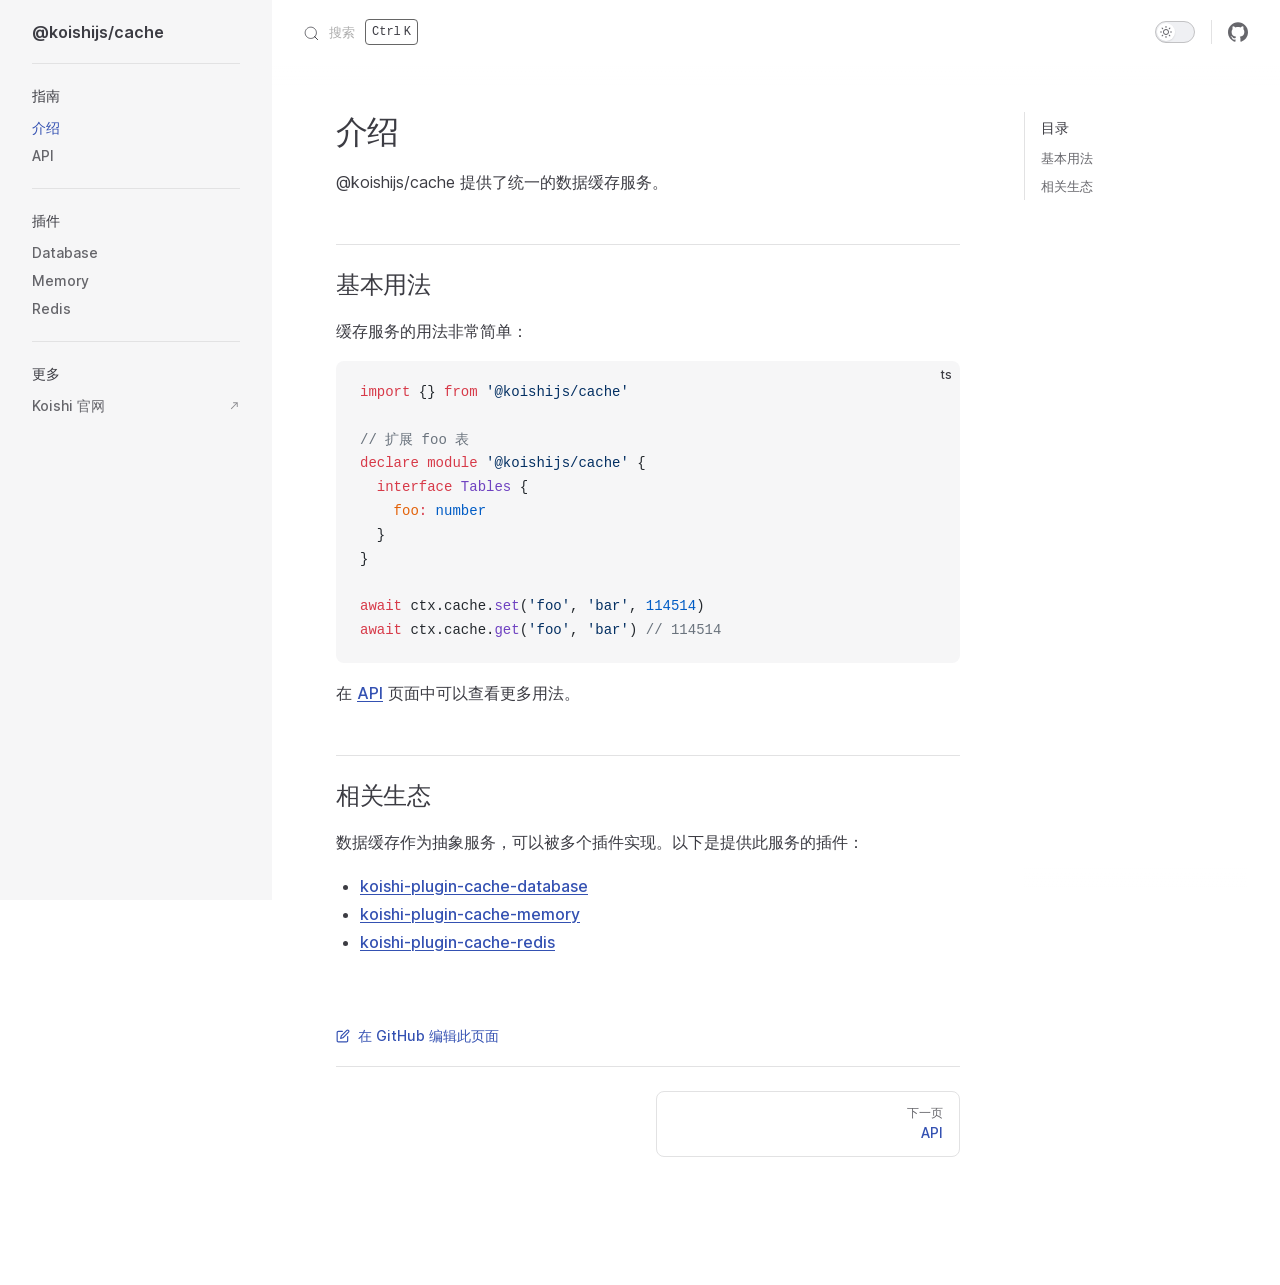
<file: zh-CN/index.html>
<!DOCTYPE html>
<html lang="zh-CN" dir="ltr">
  <head>
    <meta charset="utf-8">
    <meta name="viewport" content="width=device-width,initial-scale=1">
    <title>介绍 | @koishijs/cache</title>
    <meta name="description" content="Koishi 缓存服务">
    <meta name="generator" content="VitePress v1.0.0-rc.40">
    <link rel="preload stylesheet" href="/assets/style.j1Sor2dy.css" as="style">
    
    <script type="module" src="/assets/app.D7Yrlb4M.js"></script>
    <link rel="preload" href="/assets/inter-roman-latin.Bu8hRsVA.woff2" as="font" type="font/woff2" crossorigin="">
    <link rel="modulepreload" href="/assets/chunks/theme.zIwR0sKt.js">
    <link rel="modulepreload" href="/assets/chunks/framework.CbaIy4cH.js">
    <link rel="modulepreload" href="/assets/zh-CN_index.md.TZfzEk-f.lean.js">
    <script id="check-dark-mode">(()=>{const e=localStorage.getItem("vitepress-theme-appearance")||"auto",a=window.matchMedia("(prefers-color-scheme: dark)").matches;(!e||e==="auto"?a:e==="dark")&&document.documentElement.classList.add("dark")})();</script>
    <script id="check-mac-os">document.documentElement.classList.toggle("mac",/Mac|iPhone|iPod|iPad/i.test(navigator.platform));</script>
    <link rel="icon" href="https://koishi.chat/logo.png">
    <link rel="manifest" href="/manifest/zh-CN.json">
    <meta name="theme-color" content="#5546a3">
  </head>
  <body>
    <div id="app"><div class="Layout" data-v-6d556c29><!--[--><span tabindex="-1" data-v-0f60ec36></span><a href="#VPContent" class="VPSkipLink visually-hidden" data-v-0f60ec36> Skip to content </a><!--]--><!----><header class="VPNav" data-v-6d556c29 data-v-ae24b3ad><div class="VPNavBar" data-v-ae24b3ad data-v-19c990f1><div class="wrapper" data-v-19c990f1><div class="container" data-v-19c990f1><div class="title" data-v-19c990f1><div class="VPNavBarTitle has-sidebar" data-v-19c990f1 data-v-fb09ed45><a class="title" href="/zh-CN/" data-v-fb09ed45><!--[--><!--]--><!----> @koishijs/cache <!--[--><!--]--></a></div></div><div class="content" data-v-19c990f1><div class="content-body" data-v-19c990f1><!--[--><!--]--><div class="VPNavBarSearch search" data-v-19c990f1 data-v-cec95495><!----><div id="docsearch" data-v-cec95495><button type="button" class="DocSearch DocSearch-Button" aria-label="搜索" data-v-cec95495><span class="DocSearch-Button-Container" data-v-cec95495><svg width="20" height="20" class="DocSearch-Search-Icon" viewBox="0 0 20 20" data-v-cec95495><path d="M14.386 14.386l4.0877 4.0877-4.0877-4.0877c-2.9418 2.9419-7.7115 2.9419-10.6533 0-2.9419-2.9418-2.9419-7.7115 0-10.6533 2.9418-2.9419 7.7115-2.9419 10.6533 0 2.9419 2.9418 2.9419 7.7115 0 10.6533z" stroke="currentColor" fill="none" fill-rule="evenodd" stroke-linecap="round" stroke-linejoin="round" data-v-cec95495></path></svg><span class="DocSearch-Button-Placeholder" data-v-cec95495>搜索</span></span><span class="DocSearch-Button-Keys" data-v-cec95495><kbd class="DocSearch-Button-Key" data-v-cec95495>Ctrl</kbd><kbd class="DocSearch-Button-Key" data-v-cec95495>K</kbd></span></button></div></div><!----><!----><div class="VPNavBarAppearance appearance" data-v-19c990f1 data-v-e6aabb21><button class="VPSwitch VPSwitchAppearance" type="button" role="switch" title="Switch to dark theme" aria-checked="false" data-v-e6aabb21 data-v-1736f215 data-v-b1685198><span class="check" data-v-b1685198><span class="icon" data-v-b1685198><!--[--><svg xmlns="http://www.w3.org/2000/svg" aria-hidden="true" focusable="false" viewbox="0 0 24 24" class="sun" data-v-1736f215><path d="M12,18c-3.3,0-6-2.7-6-6s2.7-6,6-6s6,2.7,6,6S15.3,18,12,18zM12,8c-2.2,0-4,1.8-4,4c0,2.2,1.8,4,4,4c2.2,0,4-1.8,4-4C16,9.8,14.2,8,12,8z"></path><path d="M12,4c-0.6,0-1-0.4-1-1V1c0-0.6,0.4-1,1-1s1,0.4,1,1v2C13,3.6,12.6,4,12,4z"></path><path d="M12,24c-0.6,0-1-0.4-1-1v-2c0-0.6,0.4-1,1-1s1,0.4,1,1v2C13,23.6,12.6,24,12,24z"></path><path d="M5.6,6.6c-0.3,0-0.5-0.1-0.7-0.3L3.5,4.9c-0.4-0.4-0.4-1,0-1.4s1-0.4,1.4,0l1.4,1.4c0.4,0.4,0.4,1,0,1.4C6.2,6.5,5.9,6.6,5.6,6.6z"></path><path d="M19.8,20.8c-0.3,0-0.5-0.1-0.7-0.3l-1.4-1.4c-0.4-0.4-0.4-1,0-1.4s1-0.4,1.4,0l1.4,1.4c0.4,0.4,0.4,1,0,1.4C20.3,20.7,20,20.8,19.8,20.8z"></path><path d="M3,13H1c-0.6,0-1-0.4-1-1s0.4-1,1-1h2c0.6,0,1,0.4,1,1S3.6,13,3,13z"></path><path d="M23,13h-2c-0.6,0-1-0.4-1-1s0.4-1,1-1h2c0.6,0,1,0.4,1,1S23.6,13,23,13z"></path><path d="M4.2,20.8c-0.3,0-0.5-0.1-0.7-0.3c-0.4-0.4-0.4-1,0-1.4l1.4-1.4c0.4-0.4,1-0.4,1.4,0s0.4,1,0,1.4l-1.4,1.4C4.7,20.7,4.5,20.8,4.2,20.8z"></path><path d="M18.4,6.6c-0.3,0-0.5-0.1-0.7-0.3c-0.4-0.4-0.4-1,0-1.4l1.4-1.4c0.4-0.4,1-0.4,1.4,0s0.4,1,0,1.4l-1.4,1.4C18.9,6.5,18.6,6.6,18.4,6.6z"></path></svg><svg xmlns="http://www.w3.org/2000/svg" aria-hidden="true" focusable="false" viewbox="0 0 24 24" class="moon" data-v-1736f215><path d="M12.1,22c-0.3,0-0.6,0-0.9,0c-5.5-0.5-9.5-5.4-9-10.9c0.4-4.8,4.2-8.6,9-9c0.4,0,0.8,0.2,1,0.5c0.2,0.3,0.2,0.8-0.1,1.1c-2,2.7-1.4,6.4,1.3,8.4c2.1,1.6,5,1.6,7.1,0c0.3-0.2,0.7-0.3,1.1-0.1c0.3,0.2,0.5,0.6,0.5,1c-0.2,2.7-1.5,5.1-3.6,6.8C16.6,21.2,14.4,22,12.1,22zM9.3,4.4c-2.9,1-5,3.6-5.2,6.8c-0.4,4.4,2.8,8.3,7.2,8.7c2.1,0.2,4.2-0.4,5.8-1.8c1.1-0.9,1.9-2.1,2.4-3.4c-2.5,0.9-5.3,0.5-7.5-1.1C9.2,11.4,8.1,7.7,9.3,4.4z"></path></svg><!--]--></span></span></button></div><div class="VPSocialLinks VPNavBarSocialLinks social-links" data-v-19c990f1 data-v-0394ad82 data-v-7bc22406><!--[--><a class="VPSocialLink no-icon" href="https://github.com/koishijs/cache" aria-label="github" target="_blank" rel="noopener" data-v-7bc22406 data-v-f80f8133><svg role="img" viewBox="0 0 24 24" xmlns="http://www.w3.org/2000/svg"><title>GitHub</title><path d="M12 .297c-6.63 0-12 5.373-12 12 0 5.303 3.438 9.8 8.205 11.385.6.113.82-.258.82-.577 0-.285-.01-1.04-.015-2.04-3.338.724-4.042-1.61-4.042-1.61C4.422 18.07 3.633 17.7 3.633 17.7c-1.087-.744.084-.729.084-.729 1.205.084 1.838 1.236 1.838 1.236 1.07 1.835 2.809 1.305 3.495.998.108-.776.417-1.305.76-1.605-2.665-.3-5.466-1.332-5.466-5.93 0-1.31.465-2.38 1.235-3.22-.135-.303-.54-1.523.105-3.176 0 0 1.005-.322 3.3 1.23.96-.267 1.98-.399 3-.405 1.02.006 2.04.138 3 .405 2.28-1.552 3.285-1.23 3.285-1.23.645 1.653.24 2.873.12 3.176.765.84 1.23 1.91 1.23 3.22 0 4.61-2.805 5.625-5.475 5.92.42.36.81 1.096.81 2.22 0 1.606-.015 2.896-.015 3.286 0 .315.21.69.825.57C20.565 22.092 24 17.592 24 12.297c0-6.627-5.373-12-12-12"/></svg></a><!--]--></div><div class="VPFlyout VPNavBarExtra extra" data-v-19c990f1 data-v-d0bd9dde data-v-9c007e85><button type="button" class="button" aria-haspopup="true" aria-expanded="false" aria-label="extra navigation" data-v-9c007e85><svg xmlns="http://www.w3.org/2000/svg" aria-hidden="true" focusable="false" viewbox="0 0 24 24" class="icon" data-v-9c007e85><circle cx="12" cy="12" r="2"></circle><circle cx="19" cy="12" r="2"></circle><circle cx="5" cy="12" r="2"></circle></svg></button><div class="menu" data-v-9c007e85><div class="VPMenu" data-v-9c007e85 data-v-e7ea1737><!----><!--[--><!--[--><!----><div class="group" data-v-d0bd9dde><div class="item appearance" data-v-d0bd9dde><p class="label" data-v-d0bd9dde>外观</p><div class="appearance-action" data-v-d0bd9dde><button class="VPSwitch VPSwitchAppearance" type="button" role="switch" title="Switch to dark theme" aria-checked="false" data-v-d0bd9dde data-v-1736f215 data-v-b1685198><span class="check" data-v-b1685198><span class="icon" data-v-b1685198><!--[--><svg xmlns="http://www.w3.org/2000/svg" aria-hidden="true" focusable="false" viewbox="0 0 24 24" class="sun" data-v-1736f215><path d="M12,18c-3.3,0-6-2.7-6-6s2.7-6,6-6s6,2.7,6,6S15.3,18,12,18zM12,8c-2.2,0-4,1.8-4,4c0,2.2,1.8,4,4,4c2.2,0,4-1.8,4-4C16,9.8,14.2,8,12,8z"></path><path d="M12,4c-0.6,0-1-0.4-1-1V1c0-0.6,0.4-1,1-1s1,0.4,1,1v2C13,3.6,12.6,4,12,4z"></path><path d="M12,24c-0.6,0-1-0.4-1-1v-2c0-0.6,0.4-1,1-1s1,0.4,1,1v2C13,23.6,12.6,24,12,24z"></path><path d="M5.6,6.6c-0.3,0-0.5-0.1-0.7-0.3L3.5,4.9c-0.4-0.4-0.4-1,0-1.4s1-0.4,1.4,0l1.4,1.4c0.4,0.4,0.4,1,0,1.4C6.2,6.5,5.9,6.6,5.6,6.6z"></path><path d="M19.8,20.8c-0.3,0-0.5-0.1-0.7-0.3l-1.4-1.4c-0.4-0.4-0.4-1,0-1.4s1-0.4,1.4,0l1.4,1.4c0.4,0.4,0.4,1,0,1.4C20.3,20.7,20,20.8,19.8,20.8z"></path><path d="M3,13H1c-0.6,0-1-0.4-1-1s0.4-1,1-1h2c0.6,0,1,0.4,1,1S3.6,13,3,13z"></path><path d="M23,13h-2c-0.6,0-1-0.4-1-1s0.4-1,1-1h2c0.6,0,1,0.4,1,1S23.6,13,23,13z"></path><path d="M4.2,20.8c-0.3,0-0.5-0.1-0.7-0.3c-0.4-0.4-0.4-1,0-1.4l1.4-1.4c0.4-0.4,1-0.4,1.4,0s0.4,1,0,1.4l-1.4,1.4C4.7,20.7,4.5,20.8,4.2,20.8z"></path><path d="M18.4,6.6c-0.3,0-0.5-0.1-0.7-0.3c-0.4-0.4-0.4-1,0-1.4l1.4-1.4c0.4-0.4,1-0.4,1.4,0s0.4,1,0,1.4l-1.4,1.4C18.9,6.5,18.6,6.6,18.4,6.6z"></path></svg><svg xmlns="http://www.w3.org/2000/svg" aria-hidden="true" focusable="false" viewbox="0 0 24 24" class="moon" data-v-1736f215><path d="M12.1,22c-0.3,0-0.6,0-0.9,0c-5.5-0.5-9.5-5.4-9-10.9c0.4-4.8,4.2-8.6,9-9c0.4,0,0.8,0.2,1,0.5c0.2,0.3,0.2,0.8-0.1,1.1c-2,2.7-1.4,6.4,1.3,8.4c2.1,1.6,5,1.6,7.1,0c0.3-0.2,0.7-0.3,1.1-0.1c0.3,0.2,0.5,0.6,0.5,1c-0.2,2.7-1.5,5.1-3.6,6.8C16.6,21.2,14.4,22,12.1,22zM9.3,4.4c-2.9,1-5,3.6-5.2,6.8c-0.4,4.4,2.8,8.3,7.2,8.7c2.1,0.2,4.2-0.4,5.8-1.8c1.1-0.9,1.9-2.1,2.4-3.4c-2.5,0.9-5.3,0.5-7.5-1.1C9.2,11.4,8.1,7.7,9.3,4.4z"></path></svg><!--]--></span></span></button></div></div></div><div class="group" data-v-d0bd9dde><div class="item social-links" data-v-d0bd9dde><div class="VPSocialLinks social-links-list" data-v-d0bd9dde data-v-7bc22406><!--[--><a class="VPSocialLink no-icon" href="https://github.com/koishijs/cache" aria-label="github" target="_blank" rel="noopener" data-v-7bc22406 data-v-f80f8133><svg role="img" viewBox="0 0 24 24" xmlns="http://www.w3.org/2000/svg"><title>GitHub</title><path d="M12 .297c-6.63 0-12 5.373-12 12 0 5.303 3.438 9.8 8.205 11.385.6.113.82-.258.82-.577 0-.285-.01-1.04-.015-2.04-3.338.724-4.042-1.61-4.042-1.61C4.422 18.07 3.633 17.7 3.633 17.7c-1.087-.744.084-.729.084-.729 1.205.084 1.838 1.236 1.838 1.236 1.07 1.835 2.809 1.305 3.495.998.108-.776.417-1.305.76-1.605-2.665-.3-5.466-1.332-5.466-5.93 0-1.31.465-2.38 1.235-3.22-.135-.303-.54-1.523.105-3.176 0 0 1.005-.322 3.3 1.23.96-.267 1.98-.399 3-.405 1.02.006 2.04.138 3 .405 2.28-1.552 3.285-1.23 3.285-1.23.645 1.653.24 2.873.12 3.176.765.84 1.23 1.91 1.23 3.22 0 4.61-2.805 5.625-5.475 5.92.42.36.81 1.096.81 2.22 0 1.606-.015 2.896-.015 3.286 0 .315.21.69.825.57C20.565 22.092 24 17.592 24 12.297c0-6.627-5.373-12-12-12"/></svg></a><!--]--></div></div></div><!--]--><!--]--></div></div></div><!--[--><!--]--><button type="button" class="VPNavBarHamburger hamburger" aria-label="mobile navigation" aria-expanded="false" aria-controls="VPNavScreen" data-v-19c990f1 data-v-e5dd9c1c><span class="container" data-v-e5dd9c1c><span class="top" data-v-e5dd9c1c></span><span class="middle" data-v-e5dd9c1c></span><span class="bottom" data-v-e5dd9c1c></span></span></button></div></div></div></div><div class="divider" data-v-19c990f1><div class="divider-line" data-v-19c990f1></div></div></div><!----></header><div class="VPLocalNav has-sidebar empty" data-v-6d556c29 data-v-0282ae07><div class="container" data-v-0282ae07><button class="menu" aria-expanded="false" aria-controls="VPSidebarNav" data-v-0282ae07><svg xmlns="http://www.w3.org/2000/svg" aria-hidden="true" focusable="false" viewbox="0 0 24 24" class="menu-icon" data-v-0282ae07><path d="M17,11H3c-0.6,0-1-0.4-1-1s0.4-1,1-1h14c0.6,0,1,0.4,1,1S17.6,11,17,11z"></path><path d="M21,7H3C2.4,7,2,6.6,2,6s0.4-1,1-1h18c0.6,0,1,0.4,1,1S21.6,7,21,7z"></path><path d="M21,15H3c-0.6,0-1-0.4-1-1s0.4-1,1-1h18c0.6,0,1,0.4,1,1S21.6,15,21,15z"></path><path d="M17,19H3c-0.6,0-1-0.4-1-1s0.4-1,1-1h14c0.6,0,1,0.4,1,1S17.6,19,17,19z"></path></svg><span class="menu-text" data-v-0282ae07>菜单</span></button><div class="VPLocalNavOutlineDropdown" style="--vp-vh:0px;" data-v-0282ae07 data-v-af18c0d5><button data-v-af18c0d5>返回顶部</button><!----></div></div></div><div class="el-scrollbar VPSidebar" data-v-6d556c29><div class="el-scrollbar__wrap el-scrollbar__wrap--hidden-default" style=""><aside class="el-scrollbar__view vp-sidebar-view" style=""><!--[--><div class="curtain"></div><nav class="vp-sidebar-nav"><!--[--><!--]--><!--[--><div class="group"><section class="VPSidebarItem level-0 has-active" data-v-e31bd47b><div class="item" role="button" tabindex="0" data-v-e31bd47b><div class="indicator" data-v-e31bd47b></div><h2 class="text" data-v-e31bd47b>指南</h2><!----></div><div class="items" data-v-e31bd47b><!--[--><div class="VPSidebarItem level-1 is-link" data-v-e31bd47b data-v-e31bd47b><div class="item" data-v-e31bd47b><div class="indicator" data-v-e31bd47b></div><a class="VPLink link link" href="/zh-CN/" data-v-e31bd47b><!--[--><p class="text" data-v-e31bd47b>介绍</p><!--]--></a><!----></div><!----></div><div class="VPSidebarItem level-1 is-link" data-v-e31bd47b data-v-e31bd47b><div class="item" data-v-e31bd47b><div class="indicator" data-v-e31bd47b></div><a class="VPLink link link" href="/zh-CN/api.html" data-v-e31bd47b><!--[--><p class="text" data-v-e31bd47b>API</p><!--]--></a><!----></div><!----></div><!--]--></div></section></div><div class="group"><section class="VPSidebarItem level-0" data-v-e31bd47b><div class="item" role="button" tabindex="0" data-v-e31bd47b><div class="indicator" data-v-e31bd47b></div><h2 class="text" data-v-e31bd47b>插件</h2><!----></div><div class="items" data-v-e31bd47b><!--[--><div class="VPSidebarItem level-1 is-link" data-v-e31bd47b data-v-e31bd47b><div class="item" data-v-e31bd47b><div class="indicator" data-v-e31bd47b></div><a class="VPLink link link" href="/zh-CN/plugins/database.html" data-v-e31bd47b><!--[--><p class="text" data-v-e31bd47b>Database</p><!--]--></a><!----></div><!----></div><div class="VPSidebarItem level-1 is-link" data-v-e31bd47b data-v-e31bd47b><div class="item" data-v-e31bd47b><div class="indicator" data-v-e31bd47b></div><a class="VPLink link link" href="/zh-CN/plugins/memory.html" data-v-e31bd47b><!--[--><p class="text" data-v-e31bd47b>Memory</p><!--]--></a><!----></div><!----></div><div class="VPSidebarItem level-1 is-link" data-v-e31bd47b data-v-e31bd47b><div class="item" data-v-e31bd47b><div class="indicator" data-v-e31bd47b></div><a class="VPLink link link" href="/zh-CN/plugins/redis.html" data-v-e31bd47b><!--[--><p class="text" data-v-e31bd47b>Redis</p><!--]--></a><!----></div><!----></div><!--]--></div></section></div><div class="group"><section class="VPSidebarItem level-0" data-v-e31bd47b><div class="item" role="button" tabindex="0" data-v-e31bd47b><div class="indicator" data-v-e31bd47b></div><h2 class="text" data-v-e31bd47b>更多</h2><!----></div><div class="items" data-v-e31bd47b><!--[--><div class="VPSidebarItem level-1 is-link" data-v-e31bd47b data-v-e31bd47b><div class="item" data-v-e31bd47b><div class="indicator" data-v-e31bd47b></div><a class="VPLink link vp-external-link-icon link" href="https://koishi.chat" target="_blank" rel="noreferrer" data-v-e31bd47b><!--[--><p class="text" data-v-e31bd47b>Koishi 官网</p><!--]--></a><!----></div><!----></div><!--]--></div></section></div><!--]--><!--[--><!--]--></nav><!--]--></aside></div><!--[--><div style="display:none;" class="el-scrollbar__bar is-horizontal"><div class="el-scrollbar__thumb" style="width:0;transform:translateX(0%);"></div></div><div style="display:none;" class="el-scrollbar__bar is-vertical"><div class="el-scrollbar__thumb" style="height:0;transform:translateY(0%);"></div></div><!--]--></div><div id="VPContent" class="has-sidebar VPContent" data-v-6d556c29><div class="VPDoc has-sidebar has-aside" data-v-6d556c29 data-v-39a288b8><!--[--><!--]--><div class="container" data-v-39a288b8><div class="aside" data-v-39a288b8><div class="aside-curtain" data-v-39a288b8></div><div class="aside-container" data-v-39a288b8><div class="aside-content" data-v-39a288b8><div class="VPDocAside" data-v-39a288b8 data-v-3f215769><!--[--><!--]--><!--[--><!--]--><div class="VPDocAsideOutline" role="navigation" data-v-3f215769 data-v-935f8a84><div class="content" data-v-935f8a84><div class="outline-marker" data-v-935f8a84></div><div class="outline-title" role="heading" aria-level="2" data-v-935f8a84>目录</div><nav aria-labelledby="doc-outline-aria-label" data-v-935f8a84><span class="visually-hidden" id="doc-outline-aria-label" data-v-935f8a84> Table of Contents for current page </span><ul class="VPDocOutlineItem root" data-v-935f8a84 data-v-b933a997><!--[--><!--]--></ul></nav></div></div><!--[--><!--]--><div class="spacer" data-v-3f215769></div><!--[--><!--]--><!----><!--[--><!--]--><!--[--><!--]--></div></div></div></div><div class="content" data-v-39a288b8><div class="content-container" data-v-39a288b8><!--[--><!--]--><main class="main" data-v-39a288b8><div style="position:relative;" class="vp-doc _zh-CN_" data-v-39a288b8><div><h1 id="介绍" tabindex="-1">介绍 <a class="header-anchor" href="#介绍" aria-label="Permalink to &quot;介绍&quot;">​</a></h1><p>@koishijs/cache 提供了统一的数据缓存服务。</p><h2 id="基本用法" tabindex="-1">基本用法 <a class="header-anchor" href="#基本用法" aria-label="Permalink to &quot;基本用法&quot;">​</a></h2><p>缓存服务的用法非常简单：</p><div class="language-ts vp-adaptive-theme"><button title="Copy Code" class="copy"></button><span class="lang">ts</span><pre class="shiki shiki-themes github-light one-dark-pro vp-code"><code><span class="line"><span style="--shiki-light:#D73A49;--shiki-dark:#C678DD;">import</span><span style="--shiki-light:#24292E;--shiki-dark:#ABB2BF;"> {} </span><span style="--shiki-light:#D73A49;--shiki-dark:#C678DD;">from</span><span style="--shiki-light:#032F62;--shiki-dark:#98C379;"> &#39;@koishijs/cache&#39;</span></span>
<span class="line"></span>
<span class="line"><span style="--shiki-light:#6A737D;--shiki-dark:#7F848E;--shiki-light-font-style:inherit;--shiki-dark-font-style:italic;">// 扩展 foo 表</span></span>
<span class="line"><span style="--shiki-light:#D73A49;--shiki-dark:#C678DD;">declare</span><span style="--shiki-light:#D73A49;--shiki-dark:#C678DD;"> module</span><span style="--shiki-light:#032F62;--shiki-dark:#98C379;"> &#39;@koishijs/cache&#39;</span><span style="--shiki-light:#24292E;--shiki-dark:#ABB2BF;"> {</span></span>
<span class="line"><span style="--shiki-light:#D73A49;--shiki-dark:#C678DD;">  interface</span><span style="--shiki-light:#6F42C1;--shiki-dark:#E5C07B;"> Tables</span><span style="--shiki-light:#24292E;--shiki-dark:#ABB2BF;"> {</span></span>
<span class="line"><span style="--shiki-light:#E36209;--shiki-dark:#E06C75;">    foo</span><span style="--shiki-light:#D73A49;--shiki-dark:#ABB2BF;">:</span><span style="--shiki-light:#005CC5;--shiki-dark:#E5C07B;"> number</span></span>
<span class="line"><span style="--shiki-light:#24292E;--shiki-dark:#ABB2BF;">  }</span></span>
<span class="line"><span style="--shiki-light:#24292E;--shiki-dark:#ABB2BF;">}</span></span>
<span class="line"></span>
<span class="line"><span style="--shiki-light:#D73A49;--shiki-dark:#C678DD;">await</span><span style="--shiki-light:#24292E;--shiki-dark:#E5C07B;"> ctx</span><span style="--shiki-light:#24292E;--shiki-dark:#ABB2BF;">.</span><span style="--shiki-light:#24292E;--shiki-dark:#E5C07B;">cache</span><span style="--shiki-light:#24292E;--shiki-dark:#ABB2BF;">.</span><span style="--shiki-light:#6F42C1;--shiki-dark:#61AFEF;">set</span><span style="--shiki-light:#24292E;--shiki-dark:#ABB2BF;">(</span><span style="--shiki-light:#032F62;--shiki-dark:#98C379;">&#39;foo&#39;</span><span style="--shiki-light:#24292E;--shiki-dark:#ABB2BF;">, </span><span style="--shiki-light:#032F62;--shiki-dark:#98C379;">&#39;bar&#39;</span><span style="--shiki-light:#24292E;--shiki-dark:#ABB2BF;">, </span><span style="--shiki-light:#005CC5;--shiki-dark:#D19A66;">114514</span><span style="--shiki-light:#24292E;--shiki-dark:#ABB2BF;">)</span></span>
<span class="line"><span style="--shiki-light:#D73A49;--shiki-dark:#C678DD;">await</span><span style="--shiki-light:#24292E;--shiki-dark:#E5C07B;"> ctx</span><span style="--shiki-light:#24292E;--shiki-dark:#ABB2BF;">.</span><span style="--shiki-light:#24292E;--shiki-dark:#E5C07B;">cache</span><span style="--shiki-light:#24292E;--shiki-dark:#ABB2BF;">.</span><span style="--shiki-light:#6F42C1;--shiki-dark:#61AFEF;">get</span><span style="--shiki-light:#24292E;--shiki-dark:#ABB2BF;">(</span><span style="--shiki-light:#032F62;--shiki-dark:#98C379;">&#39;foo&#39;</span><span style="--shiki-light:#24292E;--shiki-dark:#ABB2BF;">, </span><span style="--shiki-light:#032F62;--shiki-dark:#98C379;">&#39;bar&#39;</span><span style="--shiki-light:#24292E;--shiki-dark:#ABB2BF;">) </span><span style="--shiki-light:#6A737D;--shiki-dark:#7F848E;--shiki-light-font-style:inherit;--shiki-dark-font-style:italic;">// 114514</span></span></code></pre></div><p>在 <a href="./api.html">API</a> 页面中可以查看更多用法。</p><h2 id="相关生态" tabindex="-1">相关生态 <a class="header-anchor" href="#相关生态" aria-label="Permalink to &quot;相关生态&quot;">​</a></h2><p>数据缓存作为抽象服务，可以被多个插件实现。以下是提供此服务的插件：</p><ul><li><a href="./plugins/database.html">koishi-plugin-cache-database</a></li><li><a href="./plugins/memory.html">koishi-plugin-cache-memory</a></li><li><a href="./plugins/redis.html">koishi-plugin-cache-redis</a></li></ul></div></div></main><footer class="VPDocFooter" data-v-39a288b8 data-v-48f9bb55><!--[--><!--]--><div class="edit-info" data-v-48f9bb55><div class="edit-link" data-v-48f9bb55><a class="VPLink link vp-external-link-icon no-icon edit-link-button" href="https://github.com/koishijs/cache/edit/main/docs/zh-CN/index.md" target="_blank" rel="noreferrer" data-v-48f9bb55><!--[--><svg xmlns="http://www.w3.org/2000/svg" viewbox="0 0 24 24" class="edit-link-icon" aria-label="edit icon" data-v-48f9bb55><path d="M18,23H4c-1.7,0-3-1.3-3-3V6c0-1.7,1.3-3,3-3h7c0.6,0,1,0.4,1,1s-0.4,1-1,1H4C3.4,5,3,5.4,3,6v14c0,0.6,0.4,1,1,1h14c0.6,0,1-0.4,1-1v-7c0-0.6,0.4-1,1-1s1,0.4,1,1v7C21,21.7,19.7,23,18,23z"></path><path d="M8,17c-0.3,0-0.5-0.1-0.7-0.3C7,16.5,6.9,16.1,7,15.8l1-4c0-0.2,0.1-0.3,0.3-0.5l9.5-9.5c1.2-1.2,3.2-1.2,4.4,0c1.2,1.2,1.2,3.2,0,4.4l-9.5,9.5c-0.1,0.1-0.3,0.2-0.5,0.3l-4,1C8.2,17,8.1,17,8,17zM9.9,12.5l-0.5,2.1l2.1-0.5l9.3-9.3c0.4-0.4,0.4-1.1,0-1.6c-0.4-0.4-1.2-0.4-1.6,0l0,0L9.9,12.5z M18.5,2.5L18.5,2.5L18.5,2.5z"></path></svg> 在 GitHub 编辑此页面<!--]--></a></div><!----></div><nav class="prev-next" data-v-48f9bb55><div class="pager" data-v-48f9bb55><!----></div><div class="pager" data-v-48f9bb55><a class="VPLink link pager-link next" href="/zh-CN/api.html" data-v-48f9bb55><!--[--><span class="desc" data-v-48f9bb55>下一页</span><span class="title" data-v-48f9bb55>API</span><!--]--></a></div></nav></footer><!--[--><!--]--></div></div></div><!--[--><!--]--></div></div><!----></div></div>
    <script>window.__VP_HASH_MAP__=JSON.parse("{\"zh-cn_api.md\":\"4VjjglMz\",\"zh-cn_index.md\":\"TZfzEk-f\",\"zh-cn_plugins_database.md\":\"B_3AJMit\",\"zh-cn_plugins_memory.md\":\"CtY7xMBI\",\"zh-cn_plugins_redis.md\":\"BmmjD49w\"}");window.__VP_SITE_DATA__=JSON.parse("{\"lang\":\"zh-CN\",\"dir\":\"ltr\",\"title\":\"@koishijs/cache\",\"description\":\"Koishi 缓存服务\",\"base\":\"/\",\"head\":[],\"router\":{\"prefetchLinks\":true},\"appearance\":true,\"themeConfig\":{\"outline\":[2,3],\"label\":\"简体中文\",\"lang\":\"zh-CN\",\"themeConfig\":{\"outlineTitle\":\"目录\",\"lastUpdatedText\":\"上次更新\",\"editLink\":{\"text\":\"编辑此页面\"},\"docFooter\":{\"prev\":\"上一页\",\"next\":\"下一页\"},\"docsearch\":{\"placeholder\":\"搜索文档\",\"translations\":{\"button\":{\"buttonText\":\"搜索\",\"buttonAriaLabel\":\"搜索\"},\"modal\":{\"searchBox\":{\"resetButtonTitle\":\"清除查询条件\",\"resetButtonAriaLabel\":\"清除查询条件\",\"cancelButtonText\":\"取消\",\"cancelButtonAriaLabel\":\"取消\"},\"startScreen\":{\"recentSearchesTitle\":\"搜索历史\",\"noRecentSearchesText\":\"没有搜索历史\",\"saveRecentSearchButtonTitle\":\"保存至搜索历史\",\"removeRecentSearchButtonTitle\":\"从搜索历史中移除\",\"favoriteSearchesTitle\":\"收藏\",\"removeFavoriteSearchButtonTitle\":\"从收藏中移除\"},\"errorScreen\":{\"titleText\":\"无法获取结果\",\"helpText\":\"你可能需要检查你的网络连接\"},\"footer\":{\"selectText\":\"选择\",\"navigateText\":\"切换\",\"closeText\":\"关闭\",\"searchByText\":\"搜索提供者\"},\"noResultsScreen\":{\"noResultsText\":\"无法找到相关结果\",\"suggestedQueryText\":\"你可以尝试查询\",\"reportMissingResultsText\":\"你认为该查询应该有结果？\",\"reportMissingResultsLinkText\":\"点击反馈\"}}}},\"darkModeSwitchLabel\":\"外观\",\"sidebarMenuLabel\":\"菜单\",\"returnToTopLabel\":\"返回顶部\",\"langMenuLabel\":\"语言\"},\"indexName\":\"koishi-cache\",\"socialLinks\":[{\"icon\":\"github\",\"link\":\"https://github.com/koishijs/cache\"}],\"crowdin\":null},\"locales\":{\"zh-CN\":{\"label\":\"简体中文\",\"lang\":\"zh-CN\",\"themeConfig\":{\"outlineTitle\":\"目录\",\"lastUpdatedText\":\"上次更新\",\"editLink\":{\"text\":\"在 GitHub 编辑此页面\",\"pattern\":\"https://github.com/koishijs/cache/edit/main/docs/:path\"},\"docFooter\":{\"prev\":\"上一页\",\"next\":\"下一页\"},\"docsearch\":{\"placeholder\":\"搜索文档\",\"translations\":{\"button\":{\"buttonText\":\"搜索\",\"buttonAriaLabel\":\"搜索\"},\"modal\":{\"searchBox\":{\"resetButtonTitle\":\"清除查询条件\",\"resetButtonAriaLabel\":\"清除查询条件\",\"cancelButtonText\":\"取消\",\"cancelButtonAriaLabel\":\"取消\"},\"startScreen\":{\"recentSearchesTitle\":\"搜索历史\",\"noRecentSearchesText\":\"没有搜索历史\",\"saveRecentSearchButtonTitle\":\"保存至搜索历史\",\"removeRecentSearchButtonTitle\":\"从搜索历史中移除\",\"favoriteSearchesTitle\":\"收藏\",\"removeFavoriteSearchButtonTitle\":\"从收藏中移除\"},\"errorScreen\":{\"titleText\":\"无法获取结果\",\"helpText\":\"你可能需要检查你的网络连接\"},\"footer\":{\"selectText\":\"选择\",\"navigateText\":\"切换\",\"closeText\":\"关闭\",\"searchByText\":\"搜索提供者\"},\"noResultsScreen\":{\"noResultsText\":\"无法找到相关结果\",\"suggestedQueryText\":\"你可以尝试查询\",\"reportMissingResultsText\":\"你认为该查询应该有结果？\",\"reportMissingResultsLinkText\":\"点击反馈\"}}}},\"darkModeSwitchLabel\":\"外观\",\"sidebarMenuLabel\":\"菜单\",\"returnToTopLabel\":\"返回顶部\",\"langMenuLabel\":\"语言\",\"sidebar\":{\"/zh-CN/\":[{\"text\":\"指南\",\"items\":[{\"text\":\"介绍\",\"link\":\"/zh-CN/\"},{\"text\":\"API\",\"link\":\"/zh-CN/api\"}]},{\"text\":\"插件\",\"items\":[{\"text\":\"Database\",\"link\":\"/zh-CN/plugins/database\"},{\"text\":\"Memory\",\"link\":\"/zh-CN/plugins/memory\"},{\"text\":\"Redis\",\"link\":\"/zh-CN/plugins/redis\"}]},{\"text\":\"更多\",\"items\":[{\"text\":\"Koishi 官网\",\"link\":\"https://koishi.chat\"}]}]}},\"description\":\"Koishi 缓存服务\",\"head\":[[\"link\",{\"rel\":\"icon\",\"href\":\"https://koishi.chat/logo.png\"}],[\"link\",{\"rel\":\"manifest\",\"href\":\"/manifest/zh-CN.json\"}],[\"meta\",{\"name\":\"theme-color\",\"content\":\"#5546a3\"}]]}},\"scrollOffset\":134,\"cleanUrls\":false}");</script>
    
  </body>
</html>
</file>
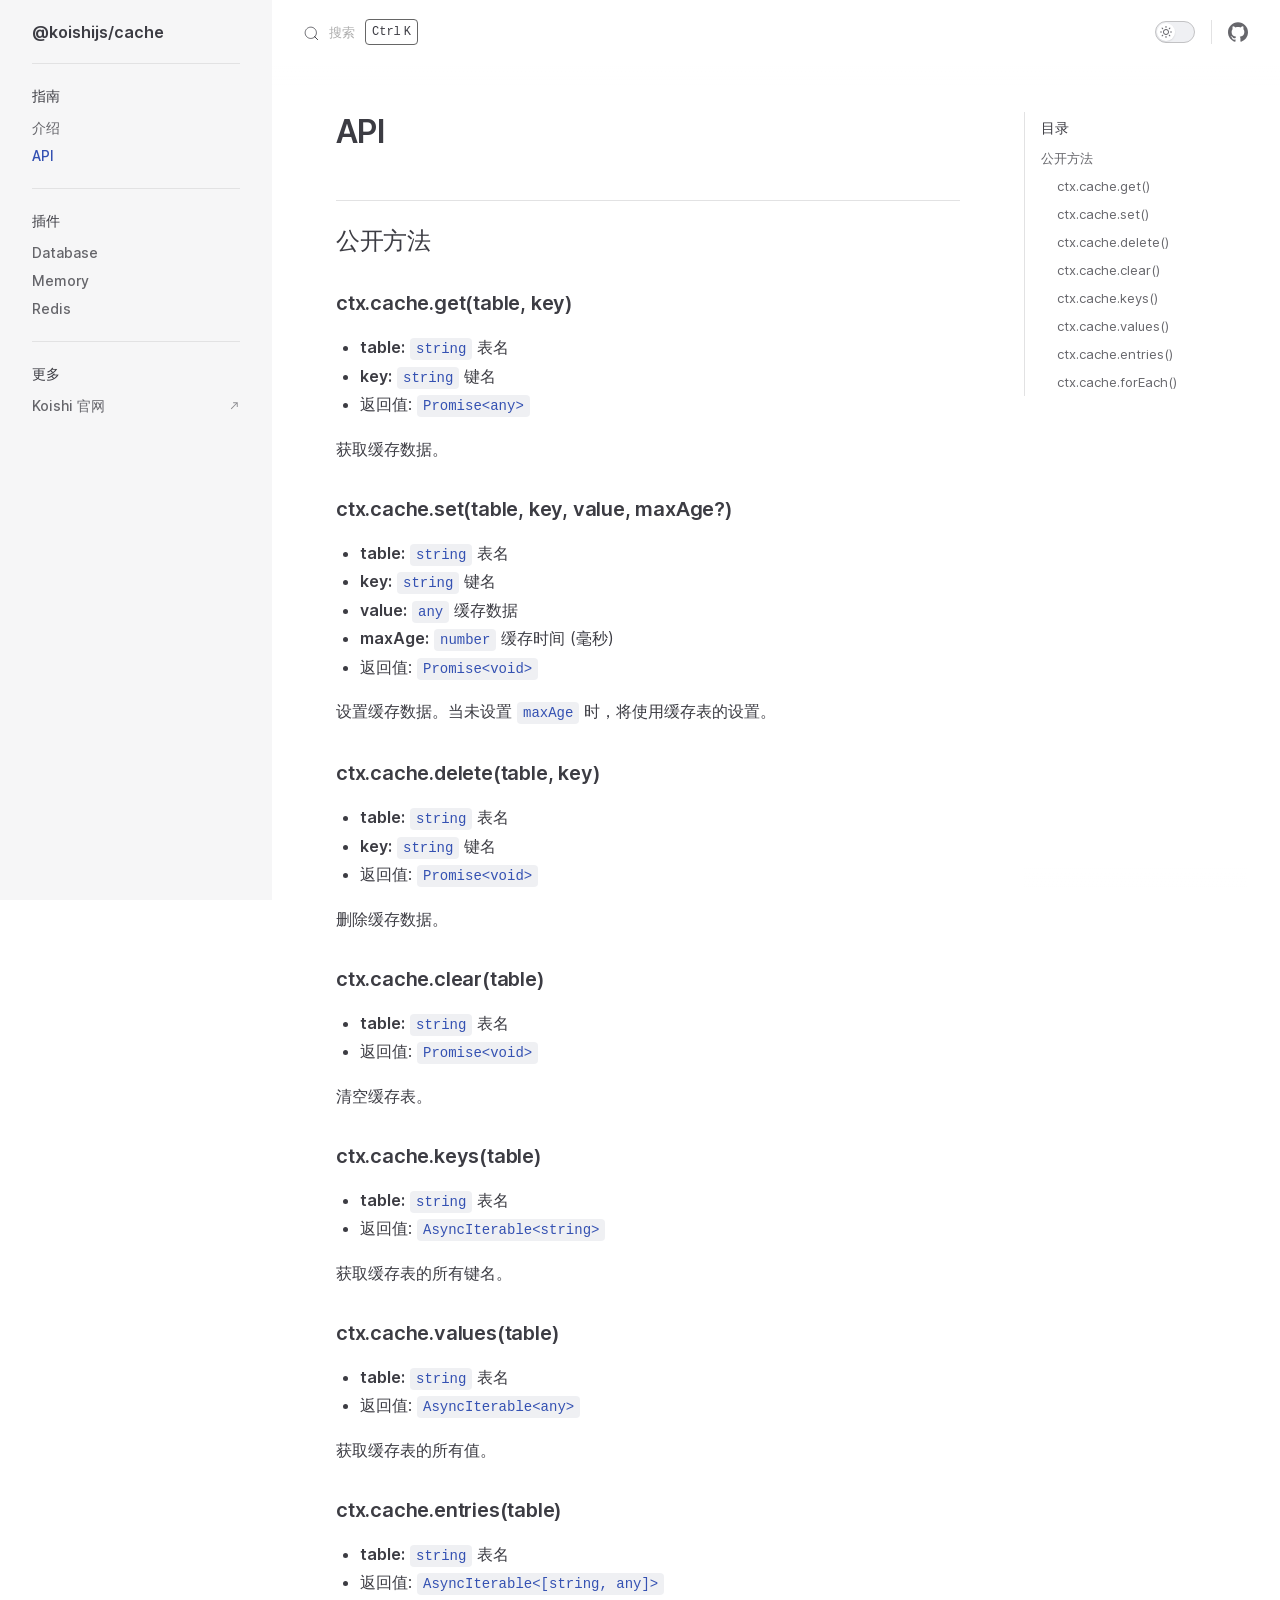
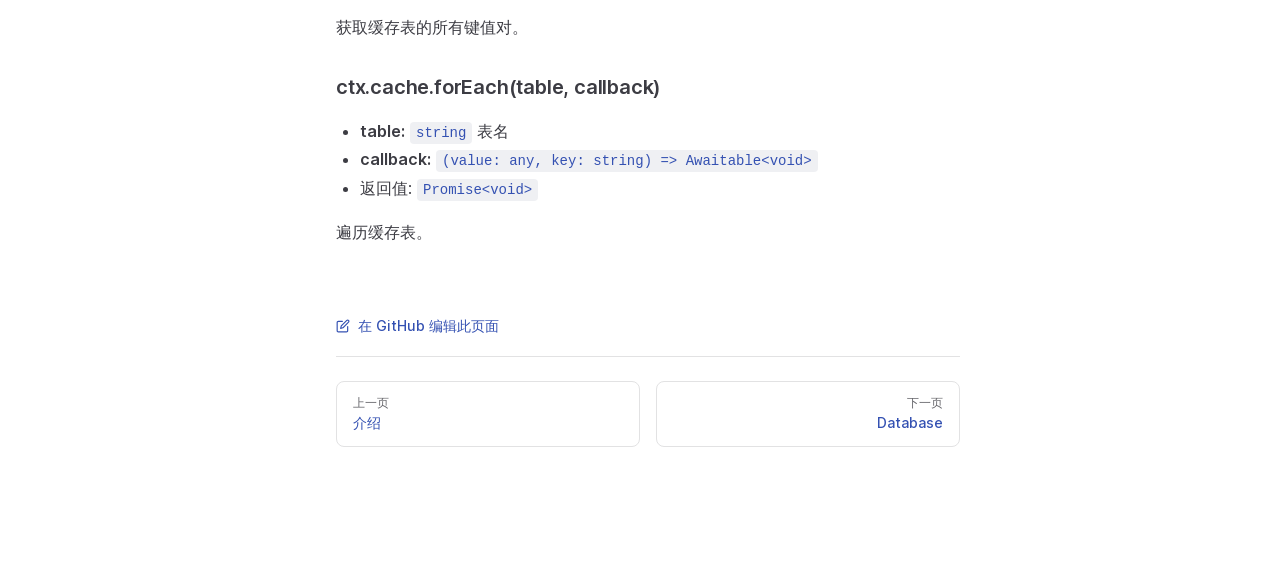
<file: zh-CN/api.html>
<!DOCTYPE html>
<html lang="zh-CN" dir="ltr">
  <head>
    <meta charset="utf-8">
    <meta name="viewport" content="width=device-width,initial-scale=1">
    <title>API | @koishijs/cache</title>
    <meta name="description" content="Koishi 缓存服务">
    <meta name="generator" content="VitePress v1.0.0-rc.40">
    <link rel="preload stylesheet" href="/assets/style.j1Sor2dy.css" as="style">
    
    <script type="module" src="/assets/app.D7Yrlb4M.js"></script>
    <link rel="preload" href="/assets/inter-roman-latin.Bu8hRsVA.woff2" as="font" type="font/woff2" crossorigin="">
    <link rel="modulepreload" href="/assets/chunks/theme.zIwR0sKt.js">
    <link rel="modulepreload" href="/assets/chunks/framework.CbaIy4cH.js">
    <link rel="modulepreload" href="/assets/zh-CN_api.md.4VjjglMz.lean.js">
    <script id="check-dark-mode">(()=>{const e=localStorage.getItem("vitepress-theme-appearance")||"auto",a=window.matchMedia("(prefers-color-scheme: dark)").matches;(!e||e==="auto"?a:e==="dark")&&document.documentElement.classList.add("dark")})();</script>
    <script id="check-mac-os">document.documentElement.classList.toggle("mac",/Mac|iPhone|iPod|iPad/i.test(navigator.platform));</script>
    <link rel="icon" href="https://koishi.chat/logo.png">
    <link rel="manifest" href="/manifest/zh-CN.json">
    <meta name="theme-color" content="#5546a3">
  </head>
  <body>
    <div id="app"><div class="Layout" data-v-6d556c29><!--[--><span tabindex="-1" data-v-0f60ec36></span><a href="#VPContent" class="VPSkipLink visually-hidden" data-v-0f60ec36> Skip to content </a><!--]--><!----><header class="VPNav" data-v-6d556c29 data-v-ae24b3ad><div class="VPNavBar" data-v-ae24b3ad data-v-19c990f1><div class="wrapper" data-v-19c990f1><div class="container" data-v-19c990f1><div class="title" data-v-19c990f1><div class="VPNavBarTitle has-sidebar" data-v-19c990f1 data-v-fb09ed45><a class="title" href="/zh-CN/" data-v-fb09ed45><!--[--><!--]--><!----> @koishijs/cache <!--[--><!--]--></a></div></div><div class="content" data-v-19c990f1><div class="content-body" data-v-19c990f1><!--[--><!--]--><div class="VPNavBarSearch search" data-v-19c990f1 data-v-cec95495><!----><div id="docsearch" data-v-cec95495><button type="button" class="DocSearch DocSearch-Button" aria-label="搜索" data-v-cec95495><span class="DocSearch-Button-Container" data-v-cec95495><svg width="20" height="20" class="DocSearch-Search-Icon" viewBox="0 0 20 20" data-v-cec95495><path d="M14.386 14.386l4.0877 4.0877-4.0877-4.0877c-2.9418 2.9419-7.7115 2.9419-10.6533 0-2.9419-2.9418-2.9419-7.7115 0-10.6533 2.9418-2.9419 7.7115-2.9419 10.6533 0 2.9419 2.9418 2.9419 7.7115 0 10.6533z" stroke="currentColor" fill="none" fill-rule="evenodd" stroke-linecap="round" stroke-linejoin="round" data-v-cec95495></path></svg><span class="DocSearch-Button-Placeholder" data-v-cec95495>搜索</span></span><span class="DocSearch-Button-Keys" data-v-cec95495><kbd class="DocSearch-Button-Key" data-v-cec95495>Ctrl</kbd><kbd class="DocSearch-Button-Key" data-v-cec95495>K</kbd></span></button></div></div><!----><!----><div class="VPNavBarAppearance appearance" data-v-19c990f1 data-v-e6aabb21><button class="VPSwitch VPSwitchAppearance" type="button" role="switch" title="Switch to dark theme" aria-checked="false" data-v-e6aabb21 data-v-1736f215 data-v-b1685198><span class="check" data-v-b1685198><span class="icon" data-v-b1685198><!--[--><svg xmlns="http://www.w3.org/2000/svg" aria-hidden="true" focusable="false" viewbox="0 0 24 24" class="sun" data-v-1736f215><path d="M12,18c-3.3,0-6-2.7-6-6s2.7-6,6-6s6,2.7,6,6S15.3,18,12,18zM12,8c-2.2,0-4,1.8-4,4c0,2.2,1.8,4,4,4c2.2,0,4-1.8,4-4C16,9.8,14.2,8,12,8z"></path><path d="M12,4c-0.6,0-1-0.4-1-1V1c0-0.6,0.4-1,1-1s1,0.4,1,1v2C13,3.6,12.6,4,12,4z"></path><path d="M12,24c-0.6,0-1-0.4-1-1v-2c0-0.6,0.4-1,1-1s1,0.4,1,1v2C13,23.6,12.6,24,12,24z"></path><path d="M5.6,6.6c-0.3,0-0.5-0.1-0.7-0.3L3.5,4.9c-0.4-0.4-0.4-1,0-1.4s1-0.4,1.4,0l1.4,1.4c0.4,0.4,0.4,1,0,1.4C6.2,6.5,5.9,6.6,5.6,6.6z"></path><path d="M19.8,20.8c-0.3,0-0.5-0.1-0.7-0.3l-1.4-1.4c-0.4-0.4-0.4-1,0-1.4s1-0.4,1.4,0l1.4,1.4c0.4,0.4,0.4,1,0,1.4C20.3,20.7,20,20.8,19.8,20.8z"></path><path d="M3,13H1c-0.6,0-1-0.4-1-1s0.4-1,1-1h2c0.6,0,1,0.4,1,1S3.6,13,3,13z"></path><path d="M23,13h-2c-0.6,0-1-0.4-1-1s0.4-1,1-1h2c0.6,0,1,0.4,1,1S23.6,13,23,13z"></path><path d="M4.2,20.8c-0.3,0-0.5-0.1-0.7-0.3c-0.4-0.4-0.4-1,0-1.4l1.4-1.4c0.4-0.4,1-0.4,1.4,0s0.4,1,0,1.4l-1.4,1.4C4.7,20.7,4.5,20.8,4.2,20.8z"></path><path d="M18.4,6.6c-0.3,0-0.5-0.1-0.7-0.3c-0.4-0.4-0.4-1,0-1.4l1.4-1.4c0.4-0.4,1-0.4,1.4,0s0.4,1,0,1.4l-1.4,1.4C18.9,6.5,18.6,6.6,18.4,6.6z"></path></svg><svg xmlns="http://www.w3.org/2000/svg" aria-hidden="true" focusable="false" viewbox="0 0 24 24" class="moon" data-v-1736f215><path d="M12.1,22c-0.3,0-0.6,0-0.9,0c-5.5-0.5-9.5-5.4-9-10.9c0.4-4.8,4.2-8.6,9-9c0.4,0,0.8,0.2,1,0.5c0.2,0.3,0.2,0.8-0.1,1.1c-2,2.7-1.4,6.4,1.3,8.4c2.1,1.6,5,1.6,7.1,0c0.3-0.2,0.7-0.3,1.1-0.1c0.3,0.2,0.5,0.6,0.5,1c-0.2,2.7-1.5,5.1-3.6,6.8C16.6,21.2,14.4,22,12.1,22zM9.3,4.4c-2.9,1-5,3.6-5.2,6.8c-0.4,4.4,2.8,8.3,7.2,8.7c2.1,0.2,4.2-0.4,5.8-1.8c1.1-0.9,1.9-2.1,2.4-3.4c-2.5,0.9-5.3,0.5-7.5-1.1C9.2,11.4,8.1,7.7,9.3,4.4z"></path></svg><!--]--></span></span></button></div><div class="VPSocialLinks VPNavBarSocialLinks social-links" data-v-19c990f1 data-v-0394ad82 data-v-7bc22406><!--[--><a class="VPSocialLink no-icon" href="https://github.com/koishijs/cache" aria-label="github" target="_blank" rel="noopener" data-v-7bc22406 data-v-f80f8133><svg role="img" viewBox="0 0 24 24" xmlns="http://www.w3.org/2000/svg"><title>GitHub</title><path d="M12 .297c-6.63 0-12 5.373-12 12 0 5.303 3.438 9.8 8.205 11.385.6.113.82-.258.82-.577 0-.285-.01-1.04-.015-2.04-3.338.724-4.042-1.61-4.042-1.61C4.422 18.07 3.633 17.7 3.633 17.7c-1.087-.744.084-.729.084-.729 1.205.084 1.838 1.236 1.838 1.236 1.07 1.835 2.809 1.305 3.495.998.108-.776.417-1.305.76-1.605-2.665-.3-5.466-1.332-5.466-5.93 0-1.31.465-2.38 1.235-3.22-.135-.303-.54-1.523.105-3.176 0 0 1.005-.322 3.3 1.23.96-.267 1.98-.399 3-.405 1.02.006 2.04.138 3 .405 2.28-1.552 3.285-1.23 3.285-1.23.645 1.653.24 2.873.12 3.176.765.84 1.23 1.91 1.23 3.22 0 4.61-2.805 5.625-5.475 5.92.42.36.81 1.096.81 2.22 0 1.606-.015 2.896-.015 3.286 0 .315.21.69.825.57C20.565 22.092 24 17.592 24 12.297c0-6.627-5.373-12-12-12"/></svg></a><!--]--></div><div class="VPFlyout VPNavBarExtra extra" data-v-19c990f1 data-v-d0bd9dde data-v-9c007e85><button type="button" class="button" aria-haspopup="true" aria-expanded="false" aria-label="extra navigation" data-v-9c007e85><svg xmlns="http://www.w3.org/2000/svg" aria-hidden="true" focusable="false" viewbox="0 0 24 24" class="icon" data-v-9c007e85><circle cx="12" cy="12" r="2"></circle><circle cx="19" cy="12" r="2"></circle><circle cx="5" cy="12" r="2"></circle></svg></button><div class="menu" data-v-9c007e85><div class="VPMenu" data-v-9c007e85 data-v-e7ea1737><!----><!--[--><!--[--><!----><div class="group" data-v-d0bd9dde><div class="item appearance" data-v-d0bd9dde><p class="label" data-v-d0bd9dde>外观</p><div class="appearance-action" data-v-d0bd9dde><button class="VPSwitch VPSwitchAppearance" type="button" role="switch" title="Switch to dark theme" aria-checked="false" data-v-d0bd9dde data-v-1736f215 data-v-b1685198><span class="check" data-v-b1685198><span class="icon" data-v-b1685198><!--[--><svg xmlns="http://www.w3.org/2000/svg" aria-hidden="true" focusable="false" viewbox="0 0 24 24" class="sun" data-v-1736f215><path d="M12,18c-3.3,0-6-2.7-6-6s2.7-6,6-6s6,2.7,6,6S15.3,18,12,18zM12,8c-2.2,0-4,1.8-4,4c0,2.2,1.8,4,4,4c2.2,0,4-1.8,4-4C16,9.8,14.2,8,12,8z"></path><path d="M12,4c-0.6,0-1-0.4-1-1V1c0-0.6,0.4-1,1-1s1,0.4,1,1v2C13,3.6,12.6,4,12,4z"></path><path d="M12,24c-0.6,0-1-0.4-1-1v-2c0-0.6,0.4-1,1-1s1,0.4,1,1v2C13,23.6,12.6,24,12,24z"></path><path d="M5.6,6.6c-0.3,0-0.5-0.1-0.7-0.3L3.5,4.9c-0.4-0.4-0.4-1,0-1.4s1-0.4,1.4,0l1.4,1.4c0.4,0.4,0.4,1,0,1.4C6.2,6.5,5.9,6.6,5.6,6.6z"></path><path d="M19.8,20.8c-0.3,0-0.5-0.1-0.7-0.3l-1.4-1.4c-0.4-0.4-0.4-1,0-1.4s1-0.4,1.4,0l1.4,1.4c0.4,0.4,0.4,1,0,1.4C20.3,20.7,20,20.8,19.8,20.8z"></path><path d="M3,13H1c-0.6,0-1-0.4-1-1s0.4-1,1-1h2c0.6,0,1,0.4,1,1S3.6,13,3,13z"></path><path d="M23,13h-2c-0.6,0-1-0.4-1-1s0.4-1,1-1h2c0.6,0,1,0.4,1,1S23.6,13,23,13z"></path><path d="M4.2,20.8c-0.3,0-0.5-0.1-0.7-0.3c-0.4-0.4-0.4-1,0-1.4l1.4-1.4c0.4-0.4,1-0.4,1.4,0s0.4,1,0,1.4l-1.4,1.4C4.7,20.7,4.5,20.8,4.2,20.8z"></path><path d="M18.4,6.6c-0.3,0-0.5-0.1-0.7-0.3c-0.4-0.4-0.4-1,0-1.4l1.4-1.4c0.4-0.4,1-0.4,1.4,0s0.4,1,0,1.4l-1.4,1.4C18.9,6.5,18.6,6.6,18.4,6.6z"></path></svg><svg xmlns="http://www.w3.org/2000/svg" aria-hidden="true" focusable="false" viewbox="0 0 24 24" class="moon" data-v-1736f215><path d="M12.1,22c-0.3,0-0.6,0-0.9,0c-5.5-0.5-9.5-5.4-9-10.9c0.4-4.8,4.2-8.6,9-9c0.4,0,0.8,0.2,1,0.5c0.2,0.3,0.2,0.8-0.1,1.1c-2,2.7-1.4,6.4,1.3,8.4c2.1,1.6,5,1.6,7.1,0c0.3-0.2,0.7-0.3,1.1-0.1c0.3,0.2,0.5,0.6,0.5,1c-0.2,2.7-1.5,5.1-3.6,6.8C16.6,21.2,14.4,22,12.1,22zM9.3,4.4c-2.9,1-5,3.6-5.2,6.8c-0.4,4.4,2.8,8.3,7.2,8.7c2.1,0.2,4.2-0.4,5.8-1.8c1.1-0.9,1.9-2.1,2.4-3.4c-2.5,0.9-5.3,0.5-7.5-1.1C9.2,11.4,8.1,7.7,9.3,4.4z"></path></svg><!--]--></span></span></button></div></div></div><div class="group" data-v-d0bd9dde><div class="item social-links" data-v-d0bd9dde><div class="VPSocialLinks social-links-list" data-v-d0bd9dde data-v-7bc22406><!--[--><a class="VPSocialLink no-icon" href="https://github.com/koishijs/cache" aria-label="github" target="_blank" rel="noopener" data-v-7bc22406 data-v-f80f8133><svg role="img" viewBox="0 0 24 24" xmlns="http://www.w3.org/2000/svg"><title>GitHub</title><path d="M12 .297c-6.63 0-12 5.373-12 12 0 5.303 3.438 9.8 8.205 11.385.6.113.82-.258.82-.577 0-.285-.01-1.04-.015-2.04-3.338.724-4.042-1.61-4.042-1.61C4.422 18.07 3.633 17.7 3.633 17.7c-1.087-.744.084-.729.084-.729 1.205.084 1.838 1.236 1.838 1.236 1.07 1.835 2.809 1.305 3.495.998.108-.776.417-1.305.76-1.605-2.665-.3-5.466-1.332-5.466-5.93 0-1.31.465-2.38 1.235-3.22-.135-.303-.54-1.523.105-3.176 0 0 1.005-.322 3.3 1.23.96-.267 1.98-.399 3-.405 1.02.006 2.04.138 3 .405 2.28-1.552 3.285-1.23 3.285-1.23.645 1.653.24 2.873.12 3.176.765.84 1.23 1.91 1.23 3.22 0 4.61-2.805 5.625-5.475 5.92.42.36.81 1.096.81 2.22 0 1.606-.015 2.896-.015 3.286 0 .315.21.69.825.57C20.565 22.092 24 17.592 24 12.297c0-6.627-5.373-12-12-12"/></svg></a><!--]--></div></div></div><!--]--><!--]--></div></div></div><!--[--><!--]--><button type="button" class="VPNavBarHamburger hamburger" aria-label="mobile navigation" aria-expanded="false" aria-controls="VPNavScreen" data-v-19c990f1 data-v-e5dd9c1c><span class="container" data-v-e5dd9c1c><span class="top" data-v-e5dd9c1c></span><span class="middle" data-v-e5dd9c1c></span><span class="bottom" data-v-e5dd9c1c></span></span></button></div></div></div></div><div class="divider" data-v-19c990f1><div class="divider-line" data-v-19c990f1></div></div></div><!----></header><div class="VPLocalNav has-sidebar empty" data-v-6d556c29 data-v-0282ae07><div class="container" data-v-0282ae07><button class="menu" aria-expanded="false" aria-controls="VPSidebarNav" data-v-0282ae07><svg xmlns="http://www.w3.org/2000/svg" aria-hidden="true" focusable="false" viewbox="0 0 24 24" class="menu-icon" data-v-0282ae07><path d="M17,11H3c-0.6,0-1-0.4-1-1s0.4-1,1-1h14c0.6,0,1,0.4,1,1S17.6,11,17,11z"></path><path d="M21,7H3C2.4,7,2,6.6,2,6s0.4-1,1-1h18c0.6,0,1,0.4,1,1S21.6,7,21,7z"></path><path d="M21,15H3c-0.6,0-1-0.4-1-1s0.4-1,1-1h18c0.6,0,1,0.4,1,1S21.6,15,21,15z"></path><path d="M17,19H3c-0.6,0-1-0.4-1-1s0.4-1,1-1h14c0.6,0,1,0.4,1,1S17.6,19,17,19z"></path></svg><span class="menu-text" data-v-0282ae07>菜单</span></button><div class="VPLocalNavOutlineDropdown" style="--vp-vh:0px;" data-v-0282ae07 data-v-af18c0d5><button data-v-af18c0d5>返回顶部</button><!----></div></div></div><div class="el-scrollbar VPSidebar" data-v-6d556c29><div class="el-scrollbar__wrap el-scrollbar__wrap--hidden-default" style=""><aside class="el-scrollbar__view vp-sidebar-view" style=""><!--[--><div class="curtain"></div><nav class="vp-sidebar-nav"><!--[--><!--]--><!--[--><div class="group"><section class="VPSidebarItem level-0 has-active" data-v-e31bd47b><div class="item" role="button" tabindex="0" data-v-e31bd47b><div class="indicator" data-v-e31bd47b></div><h2 class="text" data-v-e31bd47b>指南</h2><!----></div><div class="items" data-v-e31bd47b><!--[--><div class="VPSidebarItem level-1 is-link" data-v-e31bd47b data-v-e31bd47b><div class="item" data-v-e31bd47b><div class="indicator" data-v-e31bd47b></div><a class="VPLink link link" href="/zh-CN/" data-v-e31bd47b><!--[--><p class="text" data-v-e31bd47b>介绍</p><!--]--></a><!----></div><!----></div><div class="VPSidebarItem level-1 is-link" data-v-e31bd47b data-v-e31bd47b><div class="item" data-v-e31bd47b><div class="indicator" data-v-e31bd47b></div><a class="VPLink link link" href="/zh-CN/api.html" data-v-e31bd47b><!--[--><p class="text" data-v-e31bd47b>API</p><!--]--></a><!----></div><!----></div><!--]--></div></section></div><div class="group"><section class="VPSidebarItem level-0" data-v-e31bd47b><div class="item" role="button" tabindex="0" data-v-e31bd47b><div class="indicator" data-v-e31bd47b></div><h2 class="text" data-v-e31bd47b>插件</h2><!----></div><div class="items" data-v-e31bd47b><!--[--><div class="VPSidebarItem level-1 is-link" data-v-e31bd47b data-v-e31bd47b><div class="item" data-v-e31bd47b><div class="indicator" data-v-e31bd47b></div><a class="VPLink link link" href="/zh-CN/plugins/database.html" data-v-e31bd47b><!--[--><p class="text" data-v-e31bd47b>Database</p><!--]--></a><!----></div><!----></div><div class="VPSidebarItem level-1 is-link" data-v-e31bd47b data-v-e31bd47b><div class="item" data-v-e31bd47b><div class="indicator" data-v-e31bd47b></div><a class="VPLink link link" href="/zh-CN/plugins/memory.html" data-v-e31bd47b><!--[--><p class="text" data-v-e31bd47b>Memory</p><!--]--></a><!----></div><!----></div><div class="VPSidebarItem level-1 is-link" data-v-e31bd47b data-v-e31bd47b><div class="item" data-v-e31bd47b><div class="indicator" data-v-e31bd47b></div><a class="VPLink link link" href="/zh-CN/plugins/redis.html" data-v-e31bd47b><!--[--><p class="text" data-v-e31bd47b>Redis</p><!--]--></a><!----></div><!----></div><!--]--></div></section></div><div class="group"><section class="VPSidebarItem level-0" data-v-e31bd47b><div class="item" role="button" tabindex="0" data-v-e31bd47b><div class="indicator" data-v-e31bd47b></div><h2 class="text" data-v-e31bd47b>更多</h2><!----></div><div class="items" data-v-e31bd47b><!--[--><div class="VPSidebarItem level-1 is-link" data-v-e31bd47b data-v-e31bd47b><div class="item" data-v-e31bd47b><div class="indicator" data-v-e31bd47b></div><a class="VPLink link vp-external-link-icon link" href="https://koishi.chat" target="_blank" rel="noreferrer" data-v-e31bd47b><!--[--><p class="text" data-v-e31bd47b>Koishi 官网</p><!--]--></a><!----></div><!----></div><!--]--></div></section></div><!--]--><!--[--><!--]--></nav><!--]--></aside></div><!--[--><div style="display:none;" class="el-scrollbar__bar is-horizontal"><div class="el-scrollbar__thumb" style="width:0;transform:translateX(0%);"></div></div><div style="display:none;" class="el-scrollbar__bar is-vertical"><div class="el-scrollbar__thumb" style="height:0;transform:translateY(0%);"></div></div><!--]--></div><div id="VPContent" class="has-sidebar VPContent" data-v-6d556c29><div class="VPDoc has-sidebar has-aside" data-v-6d556c29 data-v-39a288b8><!--[--><!--]--><div class="container" data-v-39a288b8><div class="aside" data-v-39a288b8><div class="aside-curtain" data-v-39a288b8></div><div class="aside-container" data-v-39a288b8><div class="aside-content" data-v-39a288b8><div class="VPDocAside" data-v-39a288b8 data-v-3f215769><!--[--><!--]--><!--[--><!--]--><div class="VPDocAsideOutline" role="navigation" data-v-3f215769 data-v-935f8a84><div class="content" data-v-935f8a84><div class="outline-marker" data-v-935f8a84></div><div class="outline-title" role="heading" aria-level="2" data-v-935f8a84>目录</div><nav aria-labelledby="doc-outline-aria-label" data-v-935f8a84><span class="visually-hidden" id="doc-outline-aria-label" data-v-935f8a84> Table of Contents for current page </span><ul class="VPDocOutlineItem root" data-v-935f8a84 data-v-b933a997><!--[--><!--]--></ul></nav></div></div><!--[--><!--]--><div class="spacer" data-v-3f215769></div><!--[--><!--]--><!----><!--[--><!--]--><!--[--><!--]--></div></div></div></div><div class="content" data-v-39a288b8><div class="content-container" data-v-39a288b8><!--[--><!--]--><main class="main" data-v-39a288b8><div style="position:relative;" class="vp-doc _zh-CN_api" data-v-39a288b8><div><h1 id="api" tabindex="-1">API <a class="header-anchor" href="#api" aria-label="Permalink to &quot;API&quot;">​</a></h1><h2 id="公开方法" tabindex="-1">公开方法 <a class="header-anchor" href="#公开方法" aria-label="Permalink to &quot;公开方法&quot;">​</a></h2><h3 id="ctx-cache-get" tabindex="-1">ctx.cache.get(table, key) <a class="header-anchor" href="#ctx-cache-get" aria-label="Permalink to &quot;ctx.cache.get(table, key)&quot;">​</a></h3><ul><li><strong>table:</strong> <code>string</code> 表名</li><li><strong>key:</strong> <code>string</code> 键名</li><li>返回值: <code>Promise&lt;any&gt;</code></li></ul><p>获取缓存数据。</p><h3 id="ctx-cache-set" tabindex="-1">ctx.cache.set(table, key, value, maxAge?) <a class="header-anchor" href="#ctx-cache-set" aria-label="Permalink to &quot;ctx.cache.set(table, key, value, maxAge?)&quot;">​</a></h3><ul><li><strong>table:</strong> <code>string</code> 表名</li><li><strong>key:</strong> <code>string</code> 键名</li><li><strong>value:</strong> <code>any</code> 缓存数据</li><li><strong>maxAge:</strong> <code>number</code> 缓存时间 (毫秒)</li><li>返回值: <code>Promise&lt;void&gt;</code></li></ul><p>设置缓存数据。当未设置 <code>maxAge</code> 时，将使用缓存表的设置。</p><h3 id="ctx-cache-delete" tabindex="-1">ctx.cache.delete(table, key) <a class="header-anchor" href="#ctx-cache-delete" aria-label="Permalink to &quot;ctx.cache.delete(table, key)&quot;">​</a></h3><ul><li><strong>table:</strong> <code>string</code> 表名</li><li><strong>key:</strong> <code>string</code> 键名</li><li>返回值: <code>Promise&lt;void&gt;</code></li></ul><p>删除缓存数据。</p><h3 id="ctx-cache-clear" tabindex="-1">ctx.cache.clear(table) <a class="header-anchor" href="#ctx-cache-clear" aria-label="Permalink to &quot;ctx.cache.clear(table)&quot;">​</a></h3><ul><li><strong>table:</strong> <code>string</code> 表名</li><li>返回值: <code>Promise&lt;void&gt;</code></li></ul><p>清空缓存表。</p><h3 id="ctx-cache-keys" tabindex="-1">ctx.cache.keys(table) <a class="header-anchor" href="#ctx-cache-keys" aria-label="Permalink to &quot;ctx.cache.keys(table)&quot;">​</a></h3><ul><li><strong>table:</strong> <code>string</code> 表名</li><li>返回值: <code>AsyncIterable&lt;string&gt;</code></li></ul><p>获取缓存表的所有键名。</p><h3 id="ctx-cache-values" tabindex="-1">ctx.cache.values(table) <a class="header-anchor" href="#ctx-cache-values" aria-label="Permalink to &quot;ctx.cache.values(table)&quot;">​</a></h3><ul><li><strong>table:</strong> <code>string</code> 表名</li><li>返回值: <code>AsyncIterable&lt;any&gt;</code></li></ul><p>获取缓存表的所有值。</p><h3 id="ctx-cache-entries" tabindex="-1">ctx.cache.entries(table) <a class="header-anchor" href="#ctx-cache-entries" aria-label="Permalink to &quot;ctx.cache.entries(table)&quot;">​</a></h3><ul><li><strong>table:</strong> <code>string</code> 表名</li><li>返回值: <code>AsyncIterable&lt;[string, any]&gt;</code></li></ul><p>获取缓存表的所有键值对。</p><h3 id="ctx-cache-foreach" tabindex="-1">ctx.cache.forEach(table, callback) <a class="header-anchor" href="#ctx-cache-foreach" aria-label="Permalink to &quot;ctx.cache.forEach(table, callback)&quot;">​</a></h3><ul><li><strong>table:</strong> <code>string</code> 表名</li><li><strong>callback:</strong> <code>(value: any, key: string) =&gt; Awaitable&lt;void&gt;</code></li><li>返回值: <code>Promise&lt;void&gt;</code></li></ul><p>遍历缓存表。</p></div></div></main><footer class="VPDocFooter" data-v-39a288b8 data-v-48f9bb55><!--[--><!--]--><div class="edit-info" data-v-48f9bb55><div class="edit-link" data-v-48f9bb55><a class="VPLink link vp-external-link-icon no-icon edit-link-button" href="https://github.com/koishijs/cache/edit/main/docs/zh-CN/api.md" target="_blank" rel="noreferrer" data-v-48f9bb55><!--[--><svg xmlns="http://www.w3.org/2000/svg" viewbox="0 0 24 24" class="edit-link-icon" aria-label="edit icon" data-v-48f9bb55><path d="M18,23H4c-1.7,0-3-1.3-3-3V6c0-1.7,1.3-3,3-3h7c0.6,0,1,0.4,1,1s-0.4,1-1,1H4C3.4,5,3,5.4,3,6v14c0,0.6,0.4,1,1,1h14c0.6,0,1-0.4,1-1v-7c0-0.6,0.4-1,1-1s1,0.4,1,1v7C21,21.7,19.7,23,18,23z"></path><path d="M8,17c-0.3,0-0.5-0.1-0.7-0.3C7,16.5,6.9,16.1,7,15.8l1-4c0-0.2,0.1-0.3,0.3-0.5l9.5-9.5c1.2-1.2,3.2-1.2,4.4,0c1.2,1.2,1.2,3.2,0,4.4l-9.5,9.5c-0.1,0.1-0.3,0.2-0.5,0.3l-4,1C8.2,17,8.1,17,8,17zM9.9,12.5l-0.5,2.1l2.1-0.5l9.3-9.3c0.4-0.4,0.4-1.1,0-1.6c-0.4-0.4-1.2-0.4-1.6,0l0,0L9.9,12.5z M18.5,2.5L18.5,2.5L18.5,2.5z"></path></svg> 在 GitHub 编辑此页面<!--]--></a></div><!----></div><nav class="prev-next" data-v-48f9bb55><div class="pager" data-v-48f9bb55><a class="VPLink link pager-link prev" href="/zh-CN/" data-v-48f9bb55><!--[--><span class="desc" data-v-48f9bb55>上一页</span><span class="title" data-v-48f9bb55>介绍</span><!--]--></a></div><div class="pager" data-v-48f9bb55><a class="VPLink link pager-link next" href="/zh-CN/plugins/database.html" data-v-48f9bb55><!--[--><span class="desc" data-v-48f9bb55>下一页</span><span class="title" data-v-48f9bb55>Database</span><!--]--></a></div></nav></footer><!--[--><!--]--></div></div></div><!--[--><!--]--></div></div><!----></div></div>
    <script>window.__VP_HASH_MAP__=JSON.parse("{\"zh-cn_api.md\":\"4VjjglMz\",\"zh-cn_index.md\":\"TZfzEk-f\",\"zh-cn_plugins_database.md\":\"B_3AJMit\",\"zh-cn_plugins_memory.md\":\"CtY7xMBI\",\"zh-cn_plugins_redis.md\":\"BmmjD49w\"}");window.__VP_SITE_DATA__=JSON.parse("{\"lang\":\"zh-CN\",\"dir\":\"ltr\",\"title\":\"@koishijs/cache\",\"description\":\"Koishi 缓存服务\",\"base\":\"/\",\"head\":[],\"router\":{\"prefetchLinks\":true},\"appearance\":true,\"themeConfig\":{\"outline\":[2,3],\"label\":\"简体中文\",\"lang\":\"zh-CN\",\"themeConfig\":{\"outlineTitle\":\"目录\",\"lastUpdatedText\":\"上次更新\",\"editLink\":{\"text\":\"编辑此页面\"},\"docFooter\":{\"prev\":\"上一页\",\"next\":\"下一页\"},\"docsearch\":{\"placeholder\":\"搜索文档\",\"translations\":{\"button\":{\"buttonText\":\"搜索\",\"buttonAriaLabel\":\"搜索\"},\"modal\":{\"searchBox\":{\"resetButtonTitle\":\"清除查询条件\",\"resetButtonAriaLabel\":\"清除查询条件\",\"cancelButtonText\":\"取消\",\"cancelButtonAriaLabel\":\"取消\"},\"startScreen\":{\"recentSearchesTitle\":\"搜索历史\",\"noRecentSearchesText\":\"没有搜索历史\",\"saveRecentSearchButtonTitle\":\"保存至搜索历史\",\"removeRecentSearchButtonTitle\":\"从搜索历史中移除\",\"favoriteSearchesTitle\":\"收藏\",\"removeFavoriteSearchButtonTitle\":\"从收藏中移除\"},\"errorScreen\":{\"titleText\":\"无法获取结果\",\"helpText\":\"你可能需要检查你的网络连接\"},\"footer\":{\"selectText\":\"选择\",\"navigateText\":\"切换\",\"closeText\":\"关闭\",\"searchByText\":\"搜索提供者\"},\"noResultsScreen\":{\"noResultsText\":\"无法找到相关结果\",\"suggestedQueryText\":\"你可以尝试查询\",\"reportMissingResultsText\":\"你认为该查询应该有结果？\",\"reportMissingResultsLinkText\":\"点击反馈\"}}}},\"darkModeSwitchLabel\":\"外观\",\"sidebarMenuLabel\":\"菜单\",\"returnToTopLabel\":\"返回顶部\",\"langMenuLabel\":\"语言\"},\"indexName\":\"koishi-cache\",\"socialLinks\":[{\"icon\":\"github\",\"link\":\"https://github.com/koishijs/cache\"}],\"crowdin\":null},\"locales\":{\"zh-CN\":{\"label\":\"简体中文\",\"lang\":\"zh-CN\",\"themeConfig\":{\"outlineTitle\":\"目录\",\"lastUpdatedText\":\"上次更新\",\"editLink\":{\"text\":\"在 GitHub 编辑此页面\",\"pattern\":\"https://github.com/koishijs/cache/edit/main/docs/:path\"},\"docFooter\":{\"prev\":\"上一页\",\"next\":\"下一页\"},\"docsearch\":{\"placeholder\":\"搜索文档\",\"translations\":{\"button\":{\"buttonText\":\"搜索\",\"buttonAriaLabel\":\"搜索\"},\"modal\":{\"searchBox\":{\"resetButtonTitle\":\"清除查询条件\",\"resetButtonAriaLabel\":\"清除查询条件\",\"cancelButtonText\":\"取消\",\"cancelButtonAriaLabel\":\"取消\"},\"startScreen\":{\"recentSearchesTitle\":\"搜索历史\",\"noRecentSearchesText\":\"没有搜索历史\",\"saveRecentSearchButtonTitle\":\"保存至搜索历史\",\"removeRecentSearchButtonTitle\":\"从搜索历史中移除\",\"favoriteSearchesTitle\":\"收藏\",\"removeFavoriteSearchButtonTitle\":\"从收藏中移除\"},\"errorScreen\":{\"titleText\":\"无法获取结果\",\"helpText\":\"你可能需要检查你的网络连接\"},\"footer\":{\"selectText\":\"选择\",\"navigateText\":\"切换\",\"closeText\":\"关闭\",\"searchByText\":\"搜索提供者\"},\"noResultsScreen\":{\"noResultsText\":\"无法找到相关结果\",\"suggestedQueryText\":\"你可以尝试查询\",\"reportMissingResultsText\":\"你认为该查询应该有结果？\",\"reportMissingResultsLinkText\":\"点击反馈\"}}}},\"darkModeSwitchLabel\":\"外观\",\"sidebarMenuLabel\":\"菜单\",\"returnToTopLabel\":\"返回顶部\",\"langMenuLabel\":\"语言\",\"sidebar\":{\"/zh-CN/\":[{\"text\":\"指南\",\"items\":[{\"text\":\"介绍\",\"link\":\"/zh-CN/\"},{\"text\":\"API\",\"link\":\"/zh-CN/api\"}]},{\"text\":\"插件\",\"items\":[{\"text\":\"Database\",\"link\":\"/zh-CN/plugins/database\"},{\"text\":\"Memory\",\"link\":\"/zh-CN/plugins/memory\"},{\"text\":\"Redis\",\"link\":\"/zh-CN/plugins/redis\"}]},{\"text\":\"更多\",\"items\":[{\"text\":\"Koishi 官网\",\"link\":\"https://koishi.chat\"}]}]}},\"description\":\"Koishi 缓存服务\",\"head\":[[\"link\",{\"rel\":\"icon\",\"href\":\"https://koishi.chat/logo.png\"}],[\"link\",{\"rel\":\"manifest\",\"href\":\"/manifest/zh-CN.json\"}],[\"meta\",{\"name\":\"theme-color\",\"content\":\"#5546a3\"}]]}},\"scrollOffset\":134,\"cleanUrls\":false}");</script>
    
  </body>
</html>
</file>
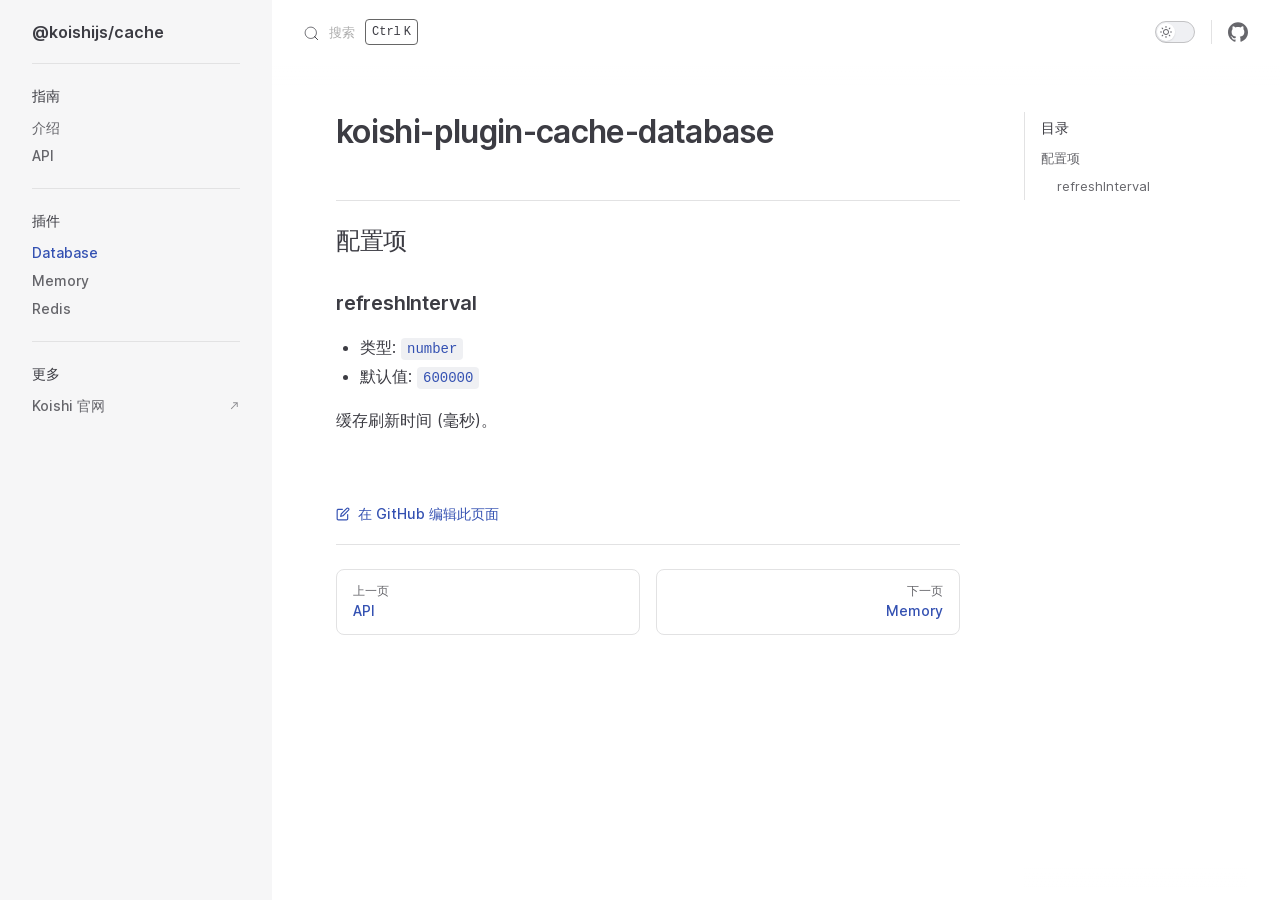
<file: zh-CN/plugins/database.html>
<!DOCTYPE html>
<html lang="zh-CN" dir="ltr">
  <head>
    <meta charset="utf-8">
    <meta name="viewport" content="width=device-width,initial-scale=1">
    <title>koishi-plugin-cache-database | @koishijs/cache</title>
    <meta name="description" content="Koishi 缓存服务">
    <meta name="generator" content="VitePress v1.0.0-rc.40">
    <link rel="preload stylesheet" href="/assets/style.j1Sor2dy.css" as="style">
    
    <script type="module" src="/assets/app.D7Yrlb4M.js"></script>
    <link rel="preload" href="/assets/inter-roman-latin.Bu8hRsVA.woff2" as="font" type="font/woff2" crossorigin="">
    <link rel="modulepreload" href="/assets/chunks/theme.zIwR0sKt.js">
    <link rel="modulepreload" href="/assets/chunks/framework.CbaIy4cH.js">
    <link rel="modulepreload" href="/assets/zh-CN_plugins_database.md.B_3AJMit.lean.js">
    <script id="check-dark-mode">(()=>{const e=localStorage.getItem("vitepress-theme-appearance")||"auto",a=window.matchMedia("(prefers-color-scheme: dark)").matches;(!e||e==="auto"?a:e==="dark")&&document.documentElement.classList.add("dark")})();</script>
    <script id="check-mac-os">document.documentElement.classList.toggle("mac",/Mac|iPhone|iPod|iPad/i.test(navigator.platform));</script>
    <link rel="icon" href="https://koishi.chat/logo.png">
    <link rel="manifest" href="/manifest/zh-CN.json">
    <meta name="theme-color" content="#5546a3">
  </head>
  <body>
    <div id="app"><div class="Layout" data-v-6d556c29><!--[--><span tabindex="-1" data-v-0f60ec36></span><a href="#VPContent" class="VPSkipLink visually-hidden" data-v-0f60ec36> Skip to content </a><!--]--><!----><header class="VPNav" data-v-6d556c29 data-v-ae24b3ad><div class="VPNavBar" data-v-ae24b3ad data-v-19c990f1><div class="wrapper" data-v-19c990f1><div class="container" data-v-19c990f1><div class="title" data-v-19c990f1><div class="VPNavBarTitle has-sidebar" data-v-19c990f1 data-v-fb09ed45><a class="title" href="/zh-CN/" data-v-fb09ed45><!--[--><!--]--><!----> @koishijs/cache <!--[--><!--]--></a></div></div><div class="content" data-v-19c990f1><div class="content-body" data-v-19c990f1><!--[--><!--]--><div class="VPNavBarSearch search" data-v-19c990f1 data-v-cec95495><!----><div id="docsearch" data-v-cec95495><button type="button" class="DocSearch DocSearch-Button" aria-label="搜索" data-v-cec95495><span class="DocSearch-Button-Container" data-v-cec95495><svg width="20" height="20" class="DocSearch-Search-Icon" viewBox="0 0 20 20" data-v-cec95495><path d="M14.386 14.386l4.0877 4.0877-4.0877-4.0877c-2.9418 2.9419-7.7115 2.9419-10.6533 0-2.9419-2.9418-2.9419-7.7115 0-10.6533 2.9418-2.9419 7.7115-2.9419 10.6533 0 2.9419 2.9418 2.9419 7.7115 0 10.6533z" stroke="currentColor" fill="none" fill-rule="evenodd" stroke-linecap="round" stroke-linejoin="round" data-v-cec95495></path></svg><span class="DocSearch-Button-Placeholder" data-v-cec95495>搜索</span></span><span class="DocSearch-Button-Keys" data-v-cec95495><kbd class="DocSearch-Button-Key" data-v-cec95495>Ctrl</kbd><kbd class="DocSearch-Button-Key" data-v-cec95495>K</kbd></span></button></div></div><!----><!----><div class="VPNavBarAppearance appearance" data-v-19c990f1 data-v-e6aabb21><button class="VPSwitch VPSwitchAppearance" type="button" role="switch" title="Switch to dark theme" aria-checked="false" data-v-e6aabb21 data-v-1736f215 data-v-b1685198><span class="check" data-v-b1685198><span class="icon" data-v-b1685198><!--[--><svg xmlns="http://www.w3.org/2000/svg" aria-hidden="true" focusable="false" viewbox="0 0 24 24" class="sun" data-v-1736f215><path d="M12,18c-3.3,0-6-2.7-6-6s2.7-6,6-6s6,2.7,6,6S15.3,18,12,18zM12,8c-2.2,0-4,1.8-4,4c0,2.2,1.8,4,4,4c2.2,0,4-1.8,4-4C16,9.8,14.2,8,12,8z"></path><path d="M12,4c-0.6,0-1-0.4-1-1V1c0-0.6,0.4-1,1-1s1,0.4,1,1v2C13,3.6,12.6,4,12,4z"></path><path d="M12,24c-0.6,0-1-0.4-1-1v-2c0-0.6,0.4-1,1-1s1,0.4,1,1v2C13,23.6,12.6,24,12,24z"></path><path d="M5.6,6.6c-0.3,0-0.5-0.1-0.7-0.3L3.5,4.9c-0.4-0.4-0.4-1,0-1.4s1-0.4,1.4,0l1.4,1.4c0.4,0.4,0.4,1,0,1.4C6.2,6.5,5.9,6.6,5.6,6.6z"></path><path d="M19.8,20.8c-0.3,0-0.5-0.1-0.7-0.3l-1.4-1.4c-0.4-0.4-0.4-1,0-1.4s1-0.4,1.4,0l1.4,1.4c0.4,0.4,0.4,1,0,1.4C20.3,20.7,20,20.8,19.8,20.8z"></path><path d="M3,13H1c-0.6,0-1-0.4-1-1s0.4-1,1-1h2c0.6,0,1,0.4,1,1S3.6,13,3,13z"></path><path d="M23,13h-2c-0.6,0-1-0.4-1-1s0.4-1,1-1h2c0.6,0,1,0.4,1,1S23.6,13,23,13z"></path><path d="M4.2,20.8c-0.3,0-0.5-0.1-0.7-0.3c-0.4-0.4-0.4-1,0-1.4l1.4-1.4c0.4-0.4,1-0.4,1.4,0s0.4,1,0,1.4l-1.4,1.4C4.7,20.7,4.5,20.8,4.2,20.8z"></path><path d="M18.4,6.6c-0.3,0-0.5-0.1-0.7-0.3c-0.4-0.4-0.4-1,0-1.4l1.4-1.4c0.4-0.4,1-0.4,1.4,0s0.4,1,0,1.4l-1.4,1.4C18.9,6.5,18.6,6.6,18.4,6.6z"></path></svg><svg xmlns="http://www.w3.org/2000/svg" aria-hidden="true" focusable="false" viewbox="0 0 24 24" class="moon" data-v-1736f215><path d="M12.1,22c-0.3,0-0.6,0-0.9,0c-5.5-0.5-9.5-5.4-9-10.9c0.4-4.8,4.2-8.6,9-9c0.4,0,0.8,0.2,1,0.5c0.2,0.3,0.2,0.8-0.1,1.1c-2,2.7-1.4,6.4,1.3,8.4c2.1,1.6,5,1.6,7.1,0c0.3-0.2,0.7-0.3,1.1-0.1c0.3,0.2,0.5,0.6,0.5,1c-0.2,2.7-1.5,5.1-3.6,6.8C16.6,21.2,14.4,22,12.1,22zM9.3,4.4c-2.9,1-5,3.6-5.2,6.8c-0.4,4.4,2.8,8.3,7.2,8.7c2.1,0.2,4.2-0.4,5.8-1.8c1.1-0.9,1.9-2.1,2.4-3.4c-2.5,0.9-5.3,0.5-7.5-1.1C9.2,11.4,8.1,7.7,9.3,4.4z"></path></svg><!--]--></span></span></button></div><div class="VPSocialLinks VPNavBarSocialLinks social-links" data-v-19c990f1 data-v-0394ad82 data-v-7bc22406><!--[--><a class="VPSocialLink no-icon" href="https://github.com/koishijs/cache" aria-label="github" target="_blank" rel="noopener" data-v-7bc22406 data-v-f80f8133><svg role="img" viewBox="0 0 24 24" xmlns="http://www.w3.org/2000/svg"><title>GitHub</title><path d="M12 .297c-6.63 0-12 5.373-12 12 0 5.303 3.438 9.8 8.205 11.385.6.113.82-.258.82-.577 0-.285-.01-1.04-.015-2.04-3.338.724-4.042-1.61-4.042-1.61C4.422 18.07 3.633 17.7 3.633 17.7c-1.087-.744.084-.729.084-.729 1.205.084 1.838 1.236 1.838 1.236 1.07 1.835 2.809 1.305 3.495.998.108-.776.417-1.305.76-1.605-2.665-.3-5.466-1.332-5.466-5.93 0-1.31.465-2.38 1.235-3.22-.135-.303-.54-1.523.105-3.176 0 0 1.005-.322 3.3 1.23.96-.267 1.98-.399 3-.405 1.02.006 2.04.138 3 .405 2.28-1.552 3.285-1.23 3.285-1.23.645 1.653.24 2.873.12 3.176.765.84 1.23 1.91 1.23 3.22 0 4.61-2.805 5.625-5.475 5.92.42.36.81 1.096.81 2.22 0 1.606-.015 2.896-.015 3.286 0 .315.21.69.825.57C20.565 22.092 24 17.592 24 12.297c0-6.627-5.373-12-12-12"/></svg></a><!--]--></div><div class="VPFlyout VPNavBarExtra extra" data-v-19c990f1 data-v-d0bd9dde data-v-9c007e85><button type="button" class="button" aria-haspopup="true" aria-expanded="false" aria-label="extra navigation" data-v-9c007e85><svg xmlns="http://www.w3.org/2000/svg" aria-hidden="true" focusable="false" viewbox="0 0 24 24" class="icon" data-v-9c007e85><circle cx="12" cy="12" r="2"></circle><circle cx="19" cy="12" r="2"></circle><circle cx="5" cy="12" r="2"></circle></svg></button><div class="menu" data-v-9c007e85><div class="VPMenu" data-v-9c007e85 data-v-e7ea1737><!----><!--[--><!--[--><!----><div class="group" data-v-d0bd9dde><div class="item appearance" data-v-d0bd9dde><p class="label" data-v-d0bd9dde>外观</p><div class="appearance-action" data-v-d0bd9dde><button class="VPSwitch VPSwitchAppearance" type="button" role="switch" title="Switch to dark theme" aria-checked="false" data-v-d0bd9dde data-v-1736f215 data-v-b1685198><span class="check" data-v-b1685198><span class="icon" data-v-b1685198><!--[--><svg xmlns="http://www.w3.org/2000/svg" aria-hidden="true" focusable="false" viewbox="0 0 24 24" class="sun" data-v-1736f215><path d="M12,18c-3.3,0-6-2.7-6-6s2.7-6,6-6s6,2.7,6,6S15.3,18,12,18zM12,8c-2.2,0-4,1.8-4,4c0,2.2,1.8,4,4,4c2.2,0,4-1.8,4-4C16,9.8,14.2,8,12,8z"></path><path d="M12,4c-0.6,0-1-0.4-1-1V1c0-0.6,0.4-1,1-1s1,0.4,1,1v2C13,3.6,12.6,4,12,4z"></path><path d="M12,24c-0.6,0-1-0.4-1-1v-2c0-0.6,0.4-1,1-1s1,0.4,1,1v2C13,23.6,12.6,24,12,24z"></path><path d="M5.6,6.6c-0.3,0-0.5-0.1-0.7-0.3L3.5,4.9c-0.4-0.4-0.4-1,0-1.4s1-0.4,1.4,0l1.4,1.4c0.4,0.4,0.4,1,0,1.4C6.2,6.5,5.9,6.6,5.6,6.6z"></path><path d="M19.8,20.8c-0.3,0-0.5-0.1-0.7-0.3l-1.4-1.4c-0.4-0.4-0.4-1,0-1.4s1-0.4,1.4,0l1.4,1.4c0.4,0.4,0.4,1,0,1.4C20.3,20.7,20,20.8,19.8,20.8z"></path><path d="M3,13H1c-0.6,0-1-0.4-1-1s0.4-1,1-1h2c0.6,0,1,0.4,1,1S3.6,13,3,13z"></path><path d="M23,13h-2c-0.6,0-1-0.4-1-1s0.4-1,1-1h2c0.6,0,1,0.4,1,1S23.6,13,23,13z"></path><path d="M4.2,20.8c-0.3,0-0.5-0.1-0.7-0.3c-0.4-0.4-0.4-1,0-1.4l1.4-1.4c0.4-0.4,1-0.4,1.4,0s0.4,1,0,1.4l-1.4,1.4C4.7,20.7,4.5,20.8,4.2,20.8z"></path><path d="M18.4,6.6c-0.3,0-0.5-0.1-0.7-0.3c-0.4-0.4-0.4-1,0-1.4l1.4-1.4c0.4-0.4,1-0.4,1.4,0s0.4,1,0,1.4l-1.4,1.4C18.9,6.5,18.6,6.6,18.4,6.6z"></path></svg><svg xmlns="http://www.w3.org/2000/svg" aria-hidden="true" focusable="false" viewbox="0 0 24 24" class="moon" data-v-1736f215><path d="M12.1,22c-0.3,0-0.6,0-0.9,0c-5.5-0.5-9.5-5.4-9-10.9c0.4-4.8,4.2-8.6,9-9c0.4,0,0.8,0.2,1,0.5c0.2,0.3,0.2,0.8-0.1,1.1c-2,2.7-1.4,6.4,1.3,8.4c2.1,1.6,5,1.6,7.1,0c0.3-0.2,0.7-0.3,1.1-0.1c0.3,0.2,0.5,0.6,0.5,1c-0.2,2.7-1.5,5.1-3.6,6.8C16.6,21.2,14.4,22,12.1,22zM9.3,4.4c-2.9,1-5,3.6-5.2,6.8c-0.4,4.4,2.8,8.3,7.2,8.7c2.1,0.2,4.2-0.4,5.8-1.8c1.1-0.9,1.9-2.1,2.4-3.4c-2.5,0.9-5.3,0.5-7.5-1.1C9.2,11.4,8.1,7.7,9.3,4.4z"></path></svg><!--]--></span></span></button></div></div></div><div class="group" data-v-d0bd9dde><div class="item social-links" data-v-d0bd9dde><div class="VPSocialLinks social-links-list" data-v-d0bd9dde data-v-7bc22406><!--[--><a class="VPSocialLink no-icon" href="https://github.com/koishijs/cache" aria-label="github" target="_blank" rel="noopener" data-v-7bc22406 data-v-f80f8133><svg role="img" viewBox="0 0 24 24" xmlns="http://www.w3.org/2000/svg"><title>GitHub</title><path d="M12 .297c-6.63 0-12 5.373-12 12 0 5.303 3.438 9.8 8.205 11.385.6.113.82-.258.82-.577 0-.285-.01-1.04-.015-2.04-3.338.724-4.042-1.61-4.042-1.61C4.422 18.07 3.633 17.7 3.633 17.7c-1.087-.744.084-.729.084-.729 1.205.084 1.838 1.236 1.838 1.236 1.07 1.835 2.809 1.305 3.495.998.108-.776.417-1.305.76-1.605-2.665-.3-5.466-1.332-5.466-5.93 0-1.31.465-2.38 1.235-3.22-.135-.303-.54-1.523.105-3.176 0 0 1.005-.322 3.3 1.23.96-.267 1.98-.399 3-.405 1.02.006 2.04.138 3 .405 2.28-1.552 3.285-1.23 3.285-1.23.645 1.653.24 2.873.12 3.176.765.84 1.23 1.91 1.23 3.22 0 4.61-2.805 5.625-5.475 5.92.42.36.81 1.096.81 2.22 0 1.606-.015 2.896-.015 3.286 0 .315.21.69.825.57C20.565 22.092 24 17.592 24 12.297c0-6.627-5.373-12-12-12"/></svg></a><!--]--></div></div></div><!--]--><!--]--></div></div></div><!--[--><!--]--><button type="button" class="VPNavBarHamburger hamburger" aria-label="mobile navigation" aria-expanded="false" aria-controls="VPNavScreen" data-v-19c990f1 data-v-e5dd9c1c><span class="container" data-v-e5dd9c1c><span class="top" data-v-e5dd9c1c></span><span class="middle" data-v-e5dd9c1c></span><span class="bottom" data-v-e5dd9c1c></span></span></button></div></div></div></div><div class="divider" data-v-19c990f1><div class="divider-line" data-v-19c990f1></div></div></div><!----></header><div class="VPLocalNav has-sidebar empty" data-v-6d556c29 data-v-0282ae07><div class="container" data-v-0282ae07><button class="menu" aria-expanded="false" aria-controls="VPSidebarNav" data-v-0282ae07><svg xmlns="http://www.w3.org/2000/svg" aria-hidden="true" focusable="false" viewbox="0 0 24 24" class="menu-icon" data-v-0282ae07><path d="M17,11H3c-0.6,0-1-0.4-1-1s0.4-1,1-1h14c0.6,0,1,0.4,1,1S17.6,11,17,11z"></path><path d="M21,7H3C2.4,7,2,6.6,2,6s0.4-1,1-1h18c0.6,0,1,0.4,1,1S21.6,7,21,7z"></path><path d="M21,15H3c-0.6,0-1-0.4-1-1s0.4-1,1-1h18c0.6,0,1,0.4,1,1S21.6,15,21,15z"></path><path d="M17,19H3c-0.6,0-1-0.4-1-1s0.4-1,1-1h14c0.6,0,1,0.4,1,1S17.6,19,17,19z"></path></svg><span class="menu-text" data-v-0282ae07>菜单</span></button><div class="VPLocalNavOutlineDropdown" style="--vp-vh:0px;" data-v-0282ae07 data-v-af18c0d5><button data-v-af18c0d5>返回顶部</button><!----></div></div></div><div class="el-scrollbar VPSidebar" data-v-6d556c29><div class="el-scrollbar__wrap el-scrollbar__wrap--hidden-default" style=""><aside class="el-scrollbar__view vp-sidebar-view" style=""><!--[--><div class="curtain"></div><nav class="vp-sidebar-nav"><!--[--><!--]--><!--[--><div class="group"><section class="VPSidebarItem level-0" data-v-e31bd47b><div class="item" role="button" tabindex="0" data-v-e31bd47b><div class="indicator" data-v-e31bd47b></div><h2 class="text" data-v-e31bd47b>指南</h2><!----></div><div class="items" data-v-e31bd47b><!--[--><div class="VPSidebarItem level-1 is-link" data-v-e31bd47b data-v-e31bd47b><div class="item" data-v-e31bd47b><div class="indicator" data-v-e31bd47b></div><a class="VPLink link link" href="/zh-CN/" data-v-e31bd47b><!--[--><p class="text" data-v-e31bd47b>介绍</p><!--]--></a><!----></div><!----></div><div class="VPSidebarItem level-1 is-link" data-v-e31bd47b data-v-e31bd47b><div class="item" data-v-e31bd47b><div class="indicator" data-v-e31bd47b></div><a class="VPLink link link" href="/zh-CN/api.html" data-v-e31bd47b><!--[--><p class="text" data-v-e31bd47b>API</p><!--]--></a><!----></div><!----></div><!--]--></div></section></div><div class="group"><section class="VPSidebarItem level-0 has-active" data-v-e31bd47b><div class="item" role="button" tabindex="0" data-v-e31bd47b><div class="indicator" data-v-e31bd47b></div><h2 class="text" data-v-e31bd47b>插件</h2><!----></div><div class="items" data-v-e31bd47b><!--[--><div class="VPSidebarItem level-1 is-link" data-v-e31bd47b data-v-e31bd47b><div class="item" data-v-e31bd47b><div class="indicator" data-v-e31bd47b></div><a class="VPLink link link" href="/zh-CN/plugins/database.html" data-v-e31bd47b><!--[--><p class="text" data-v-e31bd47b>Database</p><!--]--></a><!----></div><!----></div><div class="VPSidebarItem level-1 is-link" data-v-e31bd47b data-v-e31bd47b><div class="item" data-v-e31bd47b><div class="indicator" data-v-e31bd47b></div><a class="VPLink link link" href="/zh-CN/plugins/memory.html" data-v-e31bd47b><!--[--><p class="text" data-v-e31bd47b>Memory</p><!--]--></a><!----></div><!----></div><div class="VPSidebarItem level-1 is-link" data-v-e31bd47b data-v-e31bd47b><div class="item" data-v-e31bd47b><div class="indicator" data-v-e31bd47b></div><a class="VPLink link link" href="/zh-CN/plugins/redis.html" data-v-e31bd47b><!--[--><p class="text" data-v-e31bd47b>Redis</p><!--]--></a><!----></div><!----></div><!--]--></div></section></div><div class="group"><section class="VPSidebarItem level-0" data-v-e31bd47b><div class="item" role="button" tabindex="0" data-v-e31bd47b><div class="indicator" data-v-e31bd47b></div><h2 class="text" data-v-e31bd47b>更多</h2><!----></div><div class="items" data-v-e31bd47b><!--[--><div class="VPSidebarItem level-1 is-link" data-v-e31bd47b data-v-e31bd47b><div class="item" data-v-e31bd47b><div class="indicator" data-v-e31bd47b></div><a class="VPLink link vp-external-link-icon link" href="https://koishi.chat" target="_blank" rel="noreferrer" data-v-e31bd47b><!--[--><p class="text" data-v-e31bd47b>Koishi 官网</p><!--]--></a><!----></div><!----></div><!--]--></div></section></div><!--]--><!--[--><!--]--></nav><!--]--></aside></div><!--[--><div style="display:none;" class="el-scrollbar__bar is-horizontal"><div class="el-scrollbar__thumb" style="width:0;transform:translateX(0%);"></div></div><div style="display:none;" class="el-scrollbar__bar is-vertical"><div class="el-scrollbar__thumb" style="height:0;transform:translateY(0%);"></div></div><!--]--></div><div id="VPContent" class="has-sidebar VPContent" data-v-6d556c29><div class="VPDoc has-sidebar has-aside" data-v-6d556c29 data-v-39a288b8><!--[--><!--]--><div class="container" data-v-39a288b8><div class="aside" data-v-39a288b8><div class="aside-curtain" data-v-39a288b8></div><div class="aside-container" data-v-39a288b8><div class="aside-content" data-v-39a288b8><div class="VPDocAside" data-v-39a288b8 data-v-3f215769><!--[--><!--]--><!--[--><!--]--><div class="VPDocAsideOutline" role="navigation" data-v-3f215769 data-v-935f8a84><div class="content" data-v-935f8a84><div class="outline-marker" data-v-935f8a84></div><div class="outline-title" role="heading" aria-level="2" data-v-935f8a84>目录</div><nav aria-labelledby="doc-outline-aria-label" data-v-935f8a84><span class="visually-hidden" id="doc-outline-aria-label" data-v-935f8a84> Table of Contents for current page </span><ul class="VPDocOutlineItem root" data-v-935f8a84 data-v-b933a997><!--[--><!--]--></ul></nav></div></div><!--[--><!--]--><div class="spacer" data-v-3f215769></div><!--[--><!--]--><!----><!--[--><!--]--><!--[--><!--]--></div></div></div></div><div class="content" data-v-39a288b8><div class="content-container" data-v-39a288b8><!--[--><!--]--><main class="main" data-v-39a288b8><div style="position:relative;" class="vp-doc _zh-CN_plugins_database" data-v-39a288b8><div><h1 id="koishi-plugin-cache-database" tabindex="-1">koishi-plugin-cache-database <a class="header-anchor" href="#koishi-plugin-cache-database" aria-label="Permalink to &quot;koishi-plugin-cache-database&quot;">​</a></h1><h2 id="配置项" tabindex="-1">配置项 <a class="header-anchor" href="#配置项" aria-label="Permalink to &quot;配置项&quot;">​</a></h2><h3 id="refreshinterval" tabindex="-1">refreshInterval <a class="header-anchor" href="#refreshinterval" aria-label="Permalink to &quot;refreshInterval&quot;">​</a></h3><ul><li>类型: <code>number</code></li><li>默认值: <code>600000</code></li></ul><p>缓存刷新时间 (毫秒)。</p></div></div></main><footer class="VPDocFooter" data-v-39a288b8 data-v-48f9bb55><!--[--><!--]--><div class="edit-info" data-v-48f9bb55><div class="edit-link" data-v-48f9bb55><a class="VPLink link vp-external-link-icon no-icon edit-link-button" href="https://github.com/koishijs/cache/edit/main/docs/zh-CN/plugins/database.md" target="_blank" rel="noreferrer" data-v-48f9bb55><!--[--><svg xmlns="http://www.w3.org/2000/svg" viewbox="0 0 24 24" class="edit-link-icon" aria-label="edit icon" data-v-48f9bb55><path d="M18,23H4c-1.7,0-3-1.3-3-3V6c0-1.7,1.3-3,3-3h7c0.6,0,1,0.4,1,1s-0.4,1-1,1H4C3.4,5,3,5.4,3,6v14c0,0.6,0.4,1,1,1h14c0.6,0,1-0.4,1-1v-7c0-0.6,0.4-1,1-1s1,0.4,1,1v7C21,21.7,19.7,23,18,23z"></path><path d="M8,17c-0.3,0-0.5-0.1-0.7-0.3C7,16.5,6.9,16.1,7,15.8l1-4c0-0.2,0.1-0.3,0.3-0.5l9.5-9.5c1.2-1.2,3.2-1.2,4.4,0c1.2,1.2,1.2,3.2,0,4.4l-9.5,9.5c-0.1,0.1-0.3,0.2-0.5,0.3l-4,1C8.2,17,8.1,17,8,17zM9.9,12.5l-0.5,2.1l2.1-0.5l9.3-9.3c0.4-0.4,0.4-1.1,0-1.6c-0.4-0.4-1.2-0.4-1.6,0l0,0L9.9,12.5z M18.5,2.5L18.5,2.5L18.5,2.5z"></path></svg> 在 GitHub 编辑此页面<!--]--></a></div><!----></div><nav class="prev-next" data-v-48f9bb55><div class="pager" data-v-48f9bb55><a class="VPLink link pager-link prev" href="/zh-CN/api.html" data-v-48f9bb55><!--[--><span class="desc" data-v-48f9bb55>上一页</span><span class="title" data-v-48f9bb55>API</span><!--]--></a></div><div class="pager" data-v-48f9bb55><a class="VPLink link pager-link next" href="/zh-CN/plugins/memory.html" data-v-48f9bb55><!--[--><span class="desc" data-v-48f9bb55>下一页</span><span class="title" data-v-48f9bb55>Memory</span><!--]--></a></div></nav></footer><!--[--><!--]--></div></div></div><!--[--><!--]--></div></div><!----></div></div>
    <script>window.__VP_HASH_MAP__=JSON.parse("{\"zh-cn_api.md\":\"4VjjglMz\",\"zh-cn_index.md\":\"TZfzEk-f\",\"zh-cn_plugins_database.md\":\"B_3AJMit\",\"zh-cn_plugins_memory.md\":\"CtY7xMBI\",\"zh-cn_plugins_redis.md\":\"BmmjD49w\"}");window.__VP_SITE_DATA__=JSON.parse("{\"lang\":\"zh-CN\",\"dir\":\"ltr\",\"title\":\"@koishijs/cache\",\"description\":\"Koishi 缓存服务\",\"base\":\"/\",\"head\":[],\"router\":{\"prefetchLinks\":true},\"appearance\":true,\"themeConfig\":{\"outline\":[2,3],\"label\":\"简体中文\",\"lang\":\"zh-CN\",\"themeConfig\":{\"outlineTitle\":\"目录\",\"lastUpdatedText\":\"上次更新\",\"editLink\":{\"text\":\"编辑此页面\"},\"docFooter\":{\"prev\":\"上一页\",\"next\":\"下一页\"},\"docsearch\":{\"placeholder\":\"搜索文档\",\"translations\":{\"button\":{\"buttonText\":\"搜索\",\"buttonAriaLabel\":\"搜索\"},\"modal\":{\"searchBox\":{\"resetButtonTitle\":\"清除查询条件\",\"resetButtonAriaLabel\":\"清除查询条件\",\"cancelButtonText\":\"取消\",\"cancelButtonAriaLabel\":\"取消\"},\"startScreen\":{\"recentSearchesTitle\":\"搜索历史\",\"noRecentSearchesText\":\"没有搜索历史\",\"saveRecentSearchButtonTitle\":\"保存至搜索历史\",\"removeRecentSearchButtonTitle\":\"从搜索历史中移除\",\"favoriteSearchesTitle\":\"收藏\",\"removeFavoriteSearchButtonTitle\":\"从收藏中移除\"},\"errorScreen\":{\"titleText\":\"无法获取结果\",\"helpText\":\"你可能需要检查你的网络连接\"},\"footer\":{\"selectText\":\"选择\",\"navigateText\":\"切换\",\"closeText\":\"关闭\",\"searchByText\":\"搜索提供者\"},\"noResultsScreen\":{\"noResultsText\":\"无法找到相关结果\",\"suggestedQueryText\":\"你可以尝试查询\",\"reportMissingResultsText\":\"你认为该查询应该有结果？\",\"reportMissingResultsLinkText\":\"点击反馈\"}}}},\"darkModeSwitchLabel\":\"外观\",\"sidebarMenuLabel\":\"菜单\",\"returnToTopLabel\":\"返回顶部\",\"langMenuLabel\":\"语言\"},\"indexName\":\"koishi-cache\",\"socialLinks\":[{\"icon\":\"github\",\"link\":\"https://github.com/koishijs/cache\"}],\"crowdin\":null},\"locales\":{\"zh-CN\":{\"label\":\"简体中文\",\"lang\":\"zh-CN\",\"themeConfig\":{\"outlineTitle\":\"目录\",\"lastUpdatedText\":\"上次更新\",\"editLink\":{\"text\":\"在 GitHub 编辑此页面\",\"pattern\":\"https://github.com/koishijs/cache/edit/main/docs/:path\"},\"docFooter\":{\"prev\":\"上一页\",\"next\":\"下一页\"},\"docsearch\":{\"placeholder\":\"搜索文档\",\"translations\":{\"button\":{\"buttonText\":\"搜索\",\"buttonAriaLabel\":\"搜索\"},\"modal\":{\"searchBox\":{\"resetButtonTitle\":\"清除查询条件\",\"resetButtonAriaLabel\":\"清除查询条件\",\"cancelButtonText\":\"取消\",\"cancelButtonAriaLabel\":\"取消\"},\"startScreen\":{\"recentSearchesTitle\":\"搜索历史\",\"noRecentSearchesText\":\"没有搜索历史\",\"saveRecentSearchButtonTitle\":\"保存至搜索历史\",\"removeRecentSearchButtonTitle\":\"从搜索历史中移除\",\"favoriteSearchesTitle\":\"收藏\",\"removeFavoriteSearchButtonTitle\":\"从收藏中移除\"},\"errorScreen\":{\"titleText\":\"无法获取结果\",\"helpText\":\"你可能需要检查你的网络连接\"},\"footer\":{\"selectText\":\"选择\",\"navigateText\":\"切换\",\"closeText\":\"关闭\",\"searchByText\":\"搜索提供者\"},\"noResultsScreen\":{\"noResultsText\":\"无法找到相关结果\",\"suggestedQueryText\":\"你可以尝试查询\",\"reportMissingResultsText\":\"你认为该查询应该有结果？\",\"reportMissingResultsLinkText\":\"点击反馈\"}}}},\"darkModeSwitchLabel\":\"外观\",\"sidebarMenuLabel\":\"菜单\",\"returnToTopLabel\":\"返回顶部\",\"langMenuLabel\":\"语言\",\"sidebar\":{\"/zh-CN/\":[{\"text\":\"指南\",\"items\":[{\"text\":\"介绍\",\"link\":\"/zh-CN/\"},{\"text\":\"API\",\"link\":\"/zh-CN/api\"}]},{\"text\":\"插件\",\"items\":[{\"text\":\"Database\",\"link\":\"/zh-CN/plugins/database\"},{\"text\":\"Memory\",\"link\":\"/zh-CN/plugins/memory\"},{\"text\":\"Redis\",\"link\":\"/zh-CN/plugins/redis\"}]},{\"text\":\"更多\",\"items\":[{\"text\":\"Koishi 官网\",\"link\":\"https://koishi.chat\"}]}]}},\"description\":\"Koishi 缓存服务\",\"head\":[[\"link\",{\"rel\":\"icon\",\"href\":\"https://koishi.chat/logo.png\"}],[\"link\",{\"rel\":\"manifest\",\"href\":\"/manifest/zh-CN.json\"}],[\"meta\",{\"name\":\"theme-color\",\"content\":\"#5546a3\"}]]}},\"scrollOffset\":134,\"cleanUrls\":false}");</script>
    
  </body>
</html>
</file>
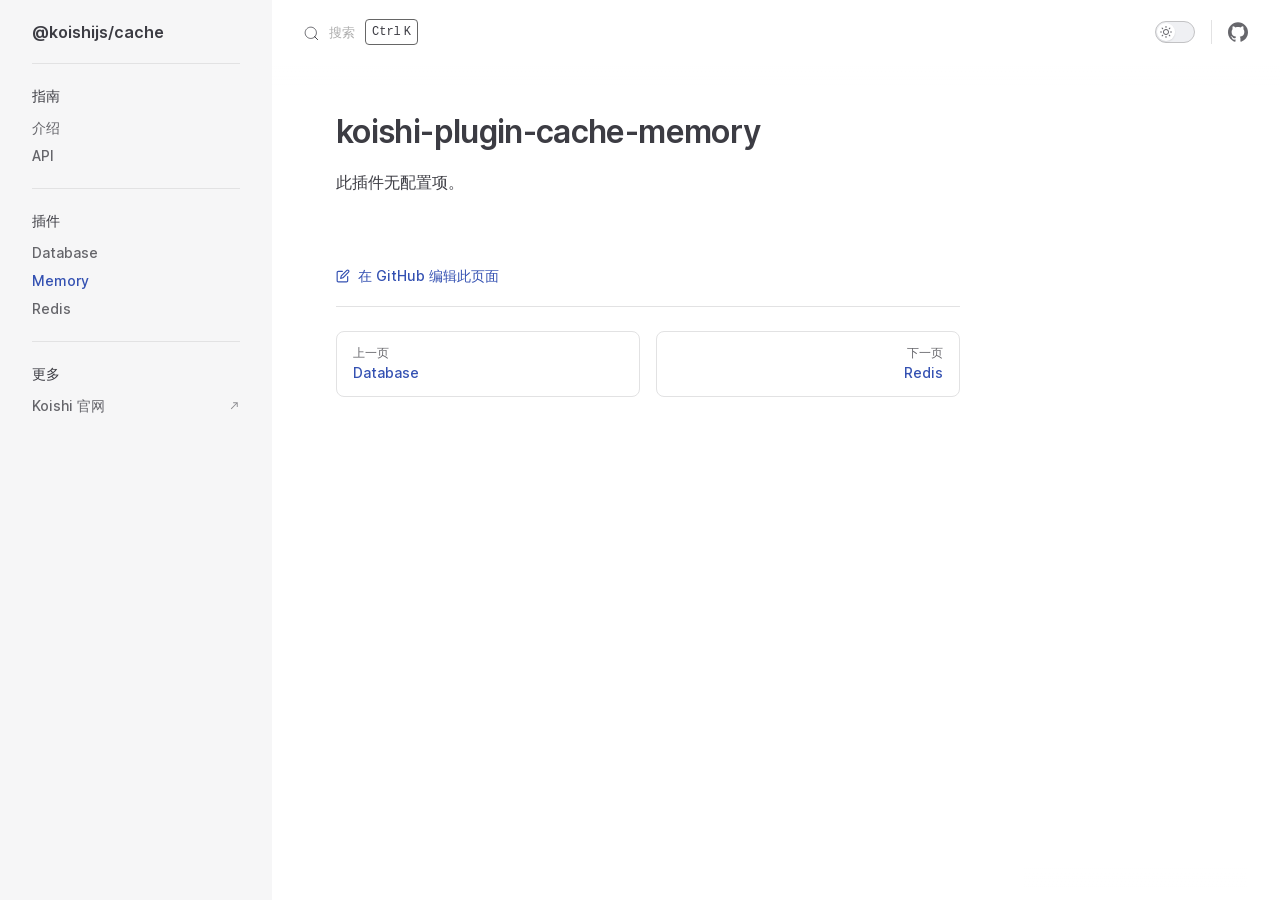
<file: zh-CN/plugins/memory.html>
<!DOCTYPE html>
<html lang="zh-CN" dir="ltr">
  <head>
    <meta charset="utf-8">
    <meta name="viewport" content="width=device-width,initial-scale=1">
    <title>koishi-plugin-cache-memory | @koishijs/cache</title>
    <meta name="description" content="Koishi 缓存服务">
    <meta name="generator" content="VitePress v1.0.0-rc.40">
    <link rel="preload stylesheet" href="/assets/style.j1Sor2dy.css" as="style">
    
    <script type="module" src="/assets/app.D7Yrlb4M.js"></script>
    <link rel="preload" href="/assets/inter-roman-latin.Bu8hRsVA.woff2" as="font" type="font/woff2" crossorigin="">
    <link rel="modulepreload" href="/assets/chunks/theme.zIwR0sKt.js">
    <link rel="modulepreload" href="/assets/chunks/framework.CbaIy4cH.js">
    <link rel="modulepreload" href="/assets/zh-CN_plugins_memory.md.CtY7xMBI.lean.js">
    <script id="check-dark-mode">(()=>{const e=localStorage.getItem("vitepress-theme-appearance")||"auto",a=window.matchMedia("(prefers-color-scheme: dark)").matches;(!e||e==="auto"?a:e==="dark")&&document.documentElement.classList.add("dark")})();</script>
    <script id="check-mac-os">document.documentElement.classList.toggle("mac",/Mac|iPhone|iPod|iPad/i.test(navigator.platform));</script>
    <link rel="icon" href="https://koishi.chat/logo.png">
    <link rel="manifest" href="/manifest/zh-CN.json">
    <meta name="theme-color" content="#5546a3">
  </head>
  <body>
    <div id="app"><div class="Layout" data-v-6d556c29><!--[--><span tabindex="-1" data-v-0f60ec36></span><a href="#VPContent" class="VPSkipLink visually-hidden" data-v-0f60ec36> Skip to content </a><!--]--><!----><header class="VPNav" data-v-6d556c29 data-v-ae24b3ad><div class="VPNavBar" data-v-ae24b3ad data-v-19c990f1><div class="wrapper" data-v-19c990f1><div class="container" data-v-19c990f1><div class="title" data-v-19c990f1><div class="VPNavBarTitle has-sidebar" data-v-19c990f1 data-v-fb09ed45><a class="title" href="/zh-CN/" data-v-fb09ed45><!--[--><!--]--><!----> @koishijs/cache <!--[--><!--]--></a></div></div><div class="content" data-v-19c990f1><div class="content-body" data-v-19c990f1><!--[--><!--]--><div class="VPNavBarSearch search" data-v-19c990f1 data-v-cec95495><!----><div id="docsearch" data-v-cec95495><button type="button" class="DocSearch DocSearch-Button" aria-label="搜索" data-v-cec95495><span class="DocSearch-Button-Container" data-v-cec95495><svg width="20" height="20" class="DocSearch-Search-Icon" viewBox="0 0 20 20" data-v-cec95495><path d="M14.386 14.386l4.0877 4.0877-4.0877-4.0877c-2.9418 2.9419-7.7115 2.9419-10.6533 0-2.9419-2.9418-2.9419-7.7115 0-10.6533 2.9418-2.9419 7.7115-2.9419 10.6533 0 2.9419 2.9418 2.9419 7.7115 0 10.6533z" stroke="currentColor" fill="none" fill-rule="evenodd" stroke-linecap="round" stroke-linejoin="round" data-v-cec95495></path></svg><span class="DocSearch-Button-Placeholder" data-v-cec95495>搜索</span></span><span class="DocSearch-Button-Keys" data-v-cec95495><kbd class="DocSearch-Button-Key" data-v-cec95495>Ctrl</kbd><kbd class="DocSearch-Button-Key" data-v-cec95495>K</kbd></span></button></div></div><!----><!----><div class="VPNavBarAppearance appearance" data-v-19c990f1 data-v-e6aabb21><button class="VPSwitch VPSwitchAppearance" type="button" role="switch" title="Switch to dark theme" aria-checked="false" data-v-e6aabb21 data-v-1736f215 data-v-b1685198><span class="check" data-v-b1685198><span class="icon" data-v-b1685198><!--[--><svg xmlns="http://www.w3.org/2000/svg" aria-hidden="true" focusable="false" viewbox="0 0 24 24" class="sun" data-v-1736f215><path d="M12,18c-3.3,0-6-2.7-6-6s2.7-6,6-6s6,2.7,6,6S15.3,18,12,18zM12,8c-2.2,0-4,1.8-4,4c0,2.2,1.8,4,4,4c2.2,0,4-1.8,4-4C16,9.8,14.2,8,12,8z"></path><path d="M12,4c-0.6,0-1-0.4-1-1V1c0-0.6,0.4-1,1-1s1,0.4,1,1v2C13,3.6,12.6,4,12,4z"></path><path d="M12,24c-0.6,0-1-0.4-1-1v-2c0-0.6,0.4-1,1-1s1,0.4,1,1v2C13,23.6,12.6,24,12,24z"></path><path d="M5.6,6.6c-0.3,0-0.5-0.1-0.7-0.3L3.5,4.9c-0.4-0.4-0.4-1,0-1.4s1-0.4,1.4,0l1.4,1.4c0.4,0.4,0.4,1,0,1.4C6.2,6.5,5.9,6.6,5.6,6.6z"></path><path d="M19.8,20.8c-0.3,0-0.5-0.1-0.7-0.3l-1.4-1.4c-0.4-0.4-0.4-1,0-1.4s1-0.4,1.4,0l1.4,1.4c0.4,0.4,0.4,1,0,1.4C20.3,20.7,20,20.8,19.8,20.8z"></path><path d="M3,13H1c-0.6,0-1-0.4-1-1s0.4-1,1-1h2c0.6,0,1,0.4,1,1S3.6,13,3,13z"></path><path d="M23,13h-2c-0.6,0-1-0.4-1-1s0.4-1,1-1h2c0.6,0,1,0.4,1,1S23.6,13,23,13z"></path><path d="M4.2,20.8c-0.3,0-0.5-0.1-0.7-0.3c-0.4-0.4-0.4-1,0-1.4l1.4-1.4c0.4-0.4,1-0.4,1.4,0s0.4,1,0,1.4l-1.4,1.4C4.7,20.7,4.5,20.8,4.2,20.8z"></path><path d="M18.4,6.6c-0.3,0-0.5-0.1-0.7-0.3c-0.4-0.4-0.4-1,0-1.4l1.4-1.4c0.4-0.4,1-0.4,1.4,0s0.4,1,0,1.4l-1.4,1.4C18.9,6.5,18.6,6.6,18.4,6.6z"></path></svg><svg xmlns="http://www.w3.org/2000/svg" aria-hidden="true" focusable="false" viewbox="0 0 24 24" class="moon" data-v-1736f215><path d="M12.1,22c-0.3,0-0.6,0-0.9,0c-5.5-0.5-9.5-5.4-9-10.9c0.4-4.8,4.2-8.6,9-9c0.4,0,0.8,0.2,1,0.5c0.2,0.3,0.2,0.8-0.1,1.1c-2,2.7-1.4,6.4,1.3,8.4c2.1,1.6,5,1.6,7.1,0c0.3-0.2,0.7-0.3,1.1-0.1c0.3,0.2,0.5,0.6,0.5,1c-0.2,2.7-1.5,5.1-3.6,6.8C16.6,21.2,14.4,22,12.1,22zM9.3,4.4c-2.9,1-5,3.6-5.2,6.8c-0.4,4.4,2.8,8.3,7.2,8.7c2.1,0.2,4.2-0.4,5.8-1.8c1.1-0.9,1.9-2.1,2.4-3.4c-2.5,0.9-5.3,0.5-7.5-1.1C9.2,11.4,8.1,7.7,9.3,4.4z"></path></svg><!--]--></span></span></button></div><div class="VPSocialLinks VPNavBarSocialLinks social-links" data-v-19c990f1 data-v-0394ad82 data-v-7bc22406><!--[--><a class="VPSocialLink no-icon" href="https://github.com/koishijs/cache" aria-label="github" target="_blank" rel="noopener" data-v-7bc22406 data-v-f80f8133><svg role="img" viewBox="0 0 24 24" xmlns="http://www.w3.org/2000/svg"><title>GitHub</title><path d="M12 .297c-6.63 0-12 5.373-12 12 0 5.303 3.438 9.8 8.205 11.385.6.113.82-.258.82-.577 0-.285-.01-1.04-.015-2.04-3.338.724-4.042-1.61-4.042-1.61C4.422 18.07 3.633 17.7 3.633 17.7c-1.087-.744.084-.729.084-.729 1.205.084 1.838 1.236 1.838 1.236 1.07 1.835 2.809 1.305 3.495.998.108-.776.417-1.305.76-1.605-2.665-.3-5.466-1.332-5.466-5.93 0-1.31.465-2.38 1.235-3.22-.135-.303-.54-1.523.105-3.176 0 0 1.005-.322 3.3 1.23.96-.267 1.98-.399 3-.405 1.02.006 2.04.138 3 .405 2.28-1.552 3.285-1.23 3.285-1.23.645 1.653.24 2.873.12 3.176.765.84 1.23 1.91 1.23 3.22 0 4.61-2.805 5.625-5.475 5.92.42.36.81 1.096.81 2.22 0 1.606-.015 2.896-.015 3.286 0 .315.21.69.825.57C20.565 22.092 24 17.592 24 12.297c0-6.627-5.373-12-12-12"/></svg></a><!--]--></div><div class="VPFlyout VPNavBarExtra extra" data-v-19c990f1 data-v-d0bd9dde data-v-9c007e85><button type="button" class="button" aria-haspopup="true" aria-expanded="false" aria-label="extra navigation" data-v-9c007e85><svg xmlns="http://www.w3.org/2000/svg" aria-hidden="true" focusable="false" viewbox="0 0 24 24" class="icon" data-v-9c007e85><circle cx="12" cy="12" r="2"></circle><circle cx="19" cy="12" r="2"></circle><circle cx="5" cy="12" r="2"></circle></svg></button><div class="menu" data-v-9c007e85><div class="VPMenu" data-v-9c007e85 data-v-e7ea1737><!----><!--[--><!--[--><!----><div class="group" data-v-d0bd9dde><div class="item appearance" data-v-d0bd9dde><p class="label" data-v-d0bd9dde>外观</p><div class="appearance-action" data-v-d0bd9dde><button class="VPSwitch VPSwitchAppearance" type="button" role="switch" title="Switch to dark theme" aria-checked="false" data-v-d0bd9dde data-v-1736f215 data-v-b1685198><span class="check" data-v-b1685198><span class="icon" data-v-b1685198><!--[--><svg xmlns="http://www.w3.org/2000/svg" aria-hidden="true" focusable="false" viewbox="0 0 24 24" class="sun" data-v-1736f215><path d="M12,18c-3.3,0-6-2.7-6-6s2.7-6,6-6s6,2.7,6,6S15.3,18,12,18zM12,8c-2.2,0-4,1.8-4,4c0,2.2,1.8,4,4,4c2.2,0,4-1.8,4-4C16,9.8,14.2,8,12,8z"></path><path d="M12,4c-0.6,0-1-0.4-1-1V1c0-0.6,0.4-1,1-1s1,0.4,1,1v2C13,3.6,12.6,4,12,4z"></path><path d="M12,24c-0.6,0-1-0.4-1-1v-2c0-0.6,0.4-1,1-1s1,0.4,1,1v2C13,23.6,12.6,24,12,24z"></path><path d="M5.6,6.6c-0.3,0-0.5-0.1-0.7-0.3L3.5,4.9c-0.4-0.4-0.4-1,0-1.4s1-0.4,1.4,0l1.4,1.4c0.4,0.4,0.4,1,0,1.4C6.2,6.5,5.9,6.6,5.6,6.6z"></path><path d="M19.8,20.8c-0.3,0-0.5-0.1-0.7-0.3l-1.4-1.4c-0.4-0.4-0.4-1,0-1.4s1-0.4,1.4,0l1.4,1.4c0.4,0.4,0.4,1,0,1.4C20.3,20.7,20,20.8,19.8,20.8z"></path><path d="M3,13H1c-0.6,0-1-0.4-1-1s0.4-1,1-1h2c0.6,0,1,0.4,1,1S3.6,13,3,13z"></path><path d="M23,13h-2c-0.6,0-1-0.4-1-1s0.4-1,1-1h2c0.6,0,1,0.4,1,1S23.6,13,23,13z"></path><path d="M4.2,20.8c-0.3,0-0.5-0.1-0.7-0.3c-0.4-0.4-0.4-1,0-1.4l1.4-1.4c0.4-0.4,1-0.4,1.4,0s0.4,1,0,1.4l-1.4,1.4C4.7,20.7,4.5,20.8,4.2,20.8z"></path><path d="M18.4,6.6c-0.3,0-0.5-0.1-0.7-0.3c-0.4-0.4-0.4-1,0-1.4l1.4-1.4c0.4-0.4,1-0.4,1.4,0s0.4,1,0,1.4l-1.4,1.4C18.9,6.5,18.6,6.6,18.4,6.6z"></path></svg><svg xmlns="http://www.w3.org/2000/svg" aria-hidden="true" focusable="false" viewbox="0 0 24 24" class="moon" data-v-1736f215><path d="M12.1,22c-0.3,0-0.6,0-0.9,0c-5.5-0.5-9.5-5.4-9-10.9c0.4-4.8,4.2-8.6,9-9c0.4,0,0.8,0.2,1,0.5c0.2,0.3,0.2,0.8-0.1,1.1c-2,2.7-1.4,6.4,1.3,8.4c2.1,1.6,5,1.6,7.1,0c0.3-0.2,0.7-0.3,1.1-0.1c0.3,0.2,0.5,0.6,0.5,1c-0.2,2.7-1.5,5.1-3.6,6.8C16.6,21.2,14.4,22,12.1,22zM9.3,4.4c-2.9,1-5,3.6-5.2,6.8c-0.4,4.4,2.8,8.3,7.2,8.7c2.1,0.2,4.2-0.4,5.8-1.8c1.1-0.9,1.9-2.1,2.4-3.4c-2.5,0.9-5.3,0.5-7.5-1.1C9.2,11.4,8.1,7.7,9.3,4.4z"></path></svg><!--]--></span></span></button></div></div></div><div class="group" data-v-d0bd9dde><div class="item social-links" data-v-d0bd9dde><div class="VPSocialLinks social-links-list" data-v-d0bd9dde data-v-7bc22406><!--[--><a class="VPSocialLink no-icon" href="https://github.com/koishijs/cache" aria-label="github" target="_blank" rel="noopener" data-v-7bc22406 data-v-f80f8133><svg role="img" viewBox="0 0 24 24" xmlns="http://www.w3.org/2000/svg"><title>GitHub</title><path d="M12 .297c-6.63 0-12 5.373-12 12 0 5.303 3.438 9.8 8.205 11.385.6.113.82-.258.82-.577 0-.285-.01-1.04-.015-2.04-3.338.724-4.042-1.61-4.042-1.61C4.422 18.07 3.633 17.7 3.633 17.7c-1.087-.744.084-.729.084-.729 1.205.084 1.838 1.236 1.838 1.236 1.07 1.835 2.809 1.305 3.495.998.108-.776.417-1.305.76-1.605-2.665-.3-5.466-1.332-5.466-5.93 0-1.31.465-2.38 1.235-3.22-.135-.303-.54-1.523.105-3.176 0 0 1.005-.322 3.3 1.23.96-.267 1.98-.399 3-.405 1.02.006 2.04.138 3 .405 2.28-1.552 3.285-1.23 3.285-1.23.645 1.653.24 2.873.12 3.176.765.84 1.23 1.91 1.23 3.22 0 4.61-2.805 5.625-5.475 5.92.42.36.81 1.096.81 2.22 0 1.606-.015 2.896-.015 3.286 0 .315.21.69.825.57C20.565 22.092 24 17.592 24 12.297c0-6.627-5.373-12-12-12"/></svg></a><!--]--></div></div></div><!--]--><!--]--></div></div></div><!--[--><!--]--><button type="button" class="VPNavBarHamburger hamburger" aria-label="mobile navigation" aria-expanded="false" aria-controls="VPNavScreen" data-v-19c990f1 data-v-e5dd9c1c><span class="container" data-v-e5dd9c1c><span class="top" data-v-e5dd9c1c></span><span class="middle" data-v-e5dd9c1c></span><span class="bottom" data-v-e5dd9c1c></span></span></button></div></div></div></div><div class="divider" data-v-19c990f1><div class="divider-line" data-v-19c990f1></div></div></div><!----></header><div class="VPLocalNav has-sidebar empty" data-v-6d556c29 data-v-0282ae07><div class="container" data-v-0282ae07><button class="menu" aria-expanded="false" aria-controls="VPSidebarNav" data-v-0282ae07><svg xmlns="http://www.w3.org/2000/svg" aria-hidden="true" focusable="false" viewbox="0 0 24 24" class="menu-icon" data-v-0282ae07><path d="M17,11H3c-0.6,0-1-0.4-1-1s0.4-1,1-1h14c0.6,0,1,0.4,1,1S17.6,11,17,11z"></path><path d="M21,7H3C2.4,7,2,6.6,2,6s0.4-1,1-1h18c0.6,0,1,0.4,1,1S21.6,7,21,7z"></path><path d="M21,15H3c-0.6,0-1-0.4-1-1s0.4-1,1-1h18c0.6,0,1,0.4,1,1S21.6,15,21,15z"></path><path d="M17,19H3c-0.6,0-1-0.4-1-1s0.4-1,1-1h14c0.6,0,1,0.4,1,1S17.6,19,17,19z"></path></svg><span class="menu-text" data-v-0282ae07>菜单</span></button><div class="VPLocalNavOutlineDropdown" style="--vp-vh:0px;" data-v-0282ae07 data-v-af18c0d5><button data-v-af18c0d5>返回顶部</button><!----></div></div></div><div class="el-scrollbar VPSidebar" data-v-6d556c29><div class="el-scrollbar__wrap el-scrollbar__wrap--hidden-default" style=""><aside class="el-scrollbar__view vp-sidebar-view" style=""><!--[--><div class="curtain"></div><nav class="vp-sidebar-nav"><!--[--><!--]--><!--[--><div class="group"><section class="VPSidebarItem level-0" data-v-e31bd47b><div class="item" role="button" tabindex="0" data-v-e31bd47b><div class="indicator" data-v-e31bd47b></div><h2 class="text" data-v-e31bd47b>指南</h2><!----></div><div class="items" data-v-e31bd47b><!--[--><div class="VPSidebarItem level-1 is-link" data-v-e31bd47b data-v-e31bd47b><div class="item" data-v-e31bd47b><div class="indicator" data-v-e31bd47b></div><a class="VPLink link link" href="/zh-CN/" data-v-e31bd47b><!--[--><p class="text" data-v-e31bd47b>介绍</p><!--]--></a><!----></div><!----></div><div class="VPSidebarItem level-1 is-link" data-v-e31bd47b data-v-e31bd47b><div class="item" data-v-e31bd47b><div class="indicator" data-v-e31bd47b></div><a class="VPLink link link" href="/zh-CN/api.html" data-v-e31bd47b><!--[--><p class="text" data-v-e31bd47b>API</p><!--]--></a><!----></div><!----></div><!--]--></div></section></div><div class="group"><section class="VPSidebarItem level-0 has-active" data-v-e31bd47b><div class="item" role="button" tabindex="0" data-v-e31bd47b><div class="indicator" data-v-e31bd47b></div><h2 class="text" data-v-e31bd47b>插件</h2><!----></div><div class="items" data-v-e31bd47b><!--[--><div class="VPSidebarItem level-1 is-link" data-v-e31bd47b data-v-e31bd47b><div class="item" data-v-e31bd47b><div class="indicator" data-v-e31bd47b></div><a class="VPLink link link" href="/zh-CN/plugins/database.html" data-v-e31bd47b><!--[--><p class="text" data-v-e31bd47b>Database</p><!--]--></a><!----></div><!----></div><div class="VPSidebarItem level-1 is-link" data-v-e31bd47b data-v-e31bd47b><div class="item" data-v-e31bd47b><div class="indicator" data-v-e31bd47b></div><a class="VPLink link link" href="/zh-CN/plugins/memory.html" data-v-e31bd47b><!--[--><p class="text" data-v-e31bd47b>Memory</p><!--]--></a><!----></div><!----></div><div class="VPSidebarItem level-1 is-link" data-v-e31bd47b data-v-e31bd47b><div class="item" data-v-e31bd47b><div class="indicator" data-v-e31bd47b></div><a class="VPLink link link" href="/zh-CN/plugins/redis.html" data-v-e31bd47b><!--[--><p class="text" data-v-e31bd47b>Redis</p><!--]--></a><!----></div><!----></div><!--]--></div></section></div><div class="group"><section class="VPSidebarItem level-0" data-v-e31bd47b><div class="item" role="button" tabindex="0" data-v-e31bd47b><div class="indicator" data-v-e31bd47b></div><h2 class="text" data-v-e31bd47b>更多</h2><!----></div><div class="items" data-v-e31bd47b><!--[--><div class="VPSidebarItem level-1 is-link" data-v-e31bd47b data-v-e31bd47b><div class="item" data-v-e31bd47b><div class="indicator" data-v-e31bd47b></div><a class="VPLink link vp-external-link-icon link" href="https://koishi.chat" target="_blank" rel="noreferrer" data-v-e31bd47b><!--[--><p class="text" data-v-e31bd47b>Koishi 官网</p><!--]--></a><!----></div><!----></div><!--]--></div></section></div><!--]--><!--[--><!--]--></nav><!--]--></aside></div><!--[--><div style="display:none;" class="el-scrollbar__bar is-horizontal"><div class="el-scrollbar__thumb" style="width:0;transform:translateX(0%);"></div></div><div style="display:none;" class="el-scrollbar__bar is-vertical"><div class="el-scrollbar__thumb" style="height:0;transform:translateY(0%);"></div></div><!--]--></div><div id="VPContent" class="has-sidebar VPContent" data-v-6d556c29><div class="VPDoc has-sidebar has-aside" data-v-6d556c29 data-v-39a288b8><!--[--><!--]--><div class="container" data-v-39a288b8><div class="aside" data-v-39a288b8><div class="aside-curtain" data-v-39a288b8></div><div class="aside-container" data-v-39a288b8><div class="aside-content" data-v-39a288b8><div class="VPDocAside" data-v-39a288b8 data-v-3f215769><!--[--><!--]--><!--[--><!--]--><div class="VPDocAsideOutline" role="navigation" data-v-3f215769 data-v-935f8a84><div class="content" data-v-935f8a84><div class="outline-marker" data-v-935f8a84></div><div class="outline-title" role="heading" aria-level="2" data-v-935f8a84>目录</div><nav aria-labelledby="doc-outline-aria-label" data-v-935f8a84><span class="visually-hidden" id="doc-outline-aria-label" data-v-935f8a84> Table of Contents for current page </span><ul class="VPDocOutlineItem root" data-v-935f8a84 data-v-b933a997><!--[--><!--]--></ul></nav></div></div><!--[--><!--]--><div class="spacer" data-v-3f215769></div><!--[--><!--]--><!----><!--[--><!--]--><!--[--><!--]--></div></div></div></div><div class="content" data-v-39a288b8><div class="content-container" data-v-39a288b8><!--[--><!--]--><main class="main" data-v-39a288b8><div style="position:relative;" class="vp-doc _zh-CN_plugins_memory" data-v-39a288b8><div><h1 id="koishi-plugin-cache-memory" tabindex="-1">koishi-plugin-cache-memory <a class="header-anchor" href="#koishi-plugin-cache-memory" aria-label="Permalink to &quot;koishi-plugin-cache-memory&quot;">​</a></h1><p>此插件无配置项。</p></div></div></main><footer class="VPDocFooter" data-v-39a288b8 data-v-48f9bb55><!--[--><!--]--><div class="edit-info" data-v-48f9bb55><div class="edit-link" data-v-48f9bb55><a class="VPLink link vp-external-link-icon no-icon edit-link-button" href="https://github.com/koishijs/cache/edit/main/docs/zh-CN/plugins/memory.md" target="_blank" rel="noreferrer" data-v-48f9bb55><!--[--><svg xmlns="http://www.w3.org/2000/svg" viewbox="0 0 24 24" class="edit-link-icon" aria-label="edit icon" data-v-48f9bb55><path d="M18,23H4c-1.7,0-3-1.3-3-3V6c0-1.7,1.3-3,3-3h7c0.6,0,1,0.4,1,1s-0.4,1-1,1H4C3.4,5,3,5.4,3,6v14c0,0.6,0.4,1,1,1h14c0.6,0,1-0.4,1-1v-7c0-0.6,0.4-1,1-1s1,0.4,1,1v7C21,21.7,19.7,23,18,23z"></path><path d="M8,17c-0.3,0-0.5-0.1-0.7-0.3C7,16.5,6.9,16.1,7,15.8l1-4c0-0.2,0.1-0.3,0.3-0.5l9.5-9.5c1.2-1.2,3.2-1.2,4.4,0c1.2,1.2,1.2,3.2,0,4.4l-9.5,9.5c-0.1,0.1-0.3,0.2-0.5,0.3l-4,1C8.2,17,8.1,17,8,17zM9.9,12.5l-0.5,2.1l2.1-0.5l9.3-9.3c0.4-0.4,0.4-1.1,0-1.6c-0.4-0.4-1.2-0.4-1.6,0l0,0L9.9,12.5z M18.5,2.5L18.5,2.5L18.5,2.5z"></path></svg> 在 GitHub 编辑此页面<!--]--></a></div><!----></div><nav class="prev-next" data-v-48f9bb55><div class="pager" data-v-48f9bb55><a class="VPLink link pager-link prev" href="/zh-CN/plugins/database.html" data-v-48f9bb55><!--[--><span class="desc" data-v-48f9bb55>上一页</span><span class="title" data-v-48f9bb55>Database</span><!--]--></a></div><div class="pager" data-v-48f9bb55><a class="VPLink link pager-link next" href="/zh-CN/plugins/redis.html" data-v-48f9bb55><!--[--><span class="desc" data-v-48f9bb55>下一页</span><span class="title" data-v-48f9bb55>Redis</span><!--]--></a></div></nav></footer><!--[--><!--]--></div></div></div><!--[--><!--]--></div></div><!----></div></div>
    <script>window.__VP_HASH_MAP__=JSON.parse("{\"zh-cn_api.md\":\"4VjjglMz\",\"zh-cn_index.md\":\"TZfzEk-f\",\"zh-cn_plugins_database.md\":\"B_3AJMit\",\"zh-cn_plugins_memory.md\":\"CtY7xMBI\",\"zh-cn_plugins_redis.md\":\"BmmjD49w\"}");window.__VP_SITE_DATA__=JSON.parse("{\"lang\":\"zh-CN\",\"dir\":\"ltr\",\"title\":\"@koishijs/cache\",\"description\":\"Koishi 缓存服务\",\"base\":\"/\",\"head\":[],\"router\":{\"prefetchLinks\":true},\"appearance\":true,\"themeConfig\":{\"outline\":[2,3],\"label\":\"简体中文\",\"lang\":\"zh-CN\",\"themeConfig\":{\"outlineTitle\":\"目录\",\"lastUpdatedText\":\"上次更新\",\"editLink\":{\"text\":\"编辑此页面\"},\"docFooter\":{\"prev\":\"上一页\",\"next\":\"下一页\"},\"docsearch\":{\"placeholder\":\"搜索文档\",\"translations\":{\"button\":{\"buttonText\":\"搜索\",\"buttonAriaLabel\":\"搜索\"},\"modal\":{\"searchBox\":{\"resetButtonTitle\":\"清除查询条件\",\"resetButtonAriaLabel\":\"清除查询条件\",\"cancelButtonText\":\"取消\",\"cancelButtonAriaLabel\":\"取消\"},\"startScreen\":{\"recentSearchesTitle\":\"搜索历史\",\"noRecentSearchesText\":\"没有搜索历史\",\"saveRecentSearchButtonTitle\":\"保存至搜索历史\",\"removeRecentSearchButtonTitle\":\"从搜索历史中移除\",\"favoriteSearchesTitle\":\"收藏\",\"removeFavoriteSearchButtonTitle\":\"从收藏中移除\"},\"errorScreen\":{\"titleText\":\"无法获取结果\",\"helpText\":\"你可能需要检查你的网络连接\"},\"footer\":{\"selectText\":\"选择\",\"navigateText\":\"切换\",\"closeText\":\"关闭\",\"searchByText\":\"搜索提供者\"},\"noResultsScreen\":{\"noResultsText\":\"无法找到相关结果\",\"suggestedQueryText\":\"你可以尝试查询\",\"reportMissingResultsText\":\"你认为该查询应该有结果？\",\"reportMissingResultsLinkText\":\"点击反馈\"}}}},\"darkModeSwitchLabel\":\"外观\",\"sidebarMenuLabel\":\"菜单\",\"returnToTopLabel\":\"返回顶部\",\"langMenuLabel\":\"语言\"},\"indexName\":\"koishi-cache\",\"socialLinks\":[{\"icon\":\"github\",\"link\":\"https://github.com/koishijs/cache\"}],\"crowdin\":null},\"locales\":{\"zh-CN\":{\"label\":\"简体中文\",\"lang\":\"zh-CN\",\"themeConfig\":{\"outlineTitle\":\"目录\",\"lastUpdatedText\":\"上次更新\",\"editLink\":{\"text\":\"在 GitHub 编辑此页面\",\"pattern\":\"https://github.com/koishijs/cache/edit/main/docs/:path\"},\"docFooter\":{\"prev\":\"上一页\",\"next\":\"下一页\"},\"docsearch\":{\"placeholder\":\"搜索文档\",\"translations\":{\"button\":{\"buttonText\":\"搜索\",\"buttonAriaLabel\":\"搜索\"},\"modal\":{\"searchBox\":{\"resetButtonTitle\":\"清除查询条件\",\"resetButtonAriaLabel\":\"清除查询条件\",\"cancelButtonText\":\"取消\",\"cancelButtonAriaLabel\":\"取消\"},\"startScreen\":{\"recentSearchesTitle\":\"搜索历史\",\"noRecentSearchesText\":\"没有搜索历史\",\"saveRecentSearchButtonTitle\":\"保存至搜索历史\",\"removeRecentSearchButtonTitle\":\"从搜索历史中移除\",\"favoriteSearchesTitle\":\"收藏\",\"removeFavoriteSearchButtonTitle\":\"从收藏中移除\"},\"errorScreen\":{\"titleText\":\"无法获取结果\",\"helpText\":\"你可能需要检查你的网络连接\"},\"footer\":{\"selectText\":\"选择\",\"navigateText\":\"切换\",\"closeText\":\"关闭\",\"searchByText\":\"搜索提供者\"},\"noResultsScreen\":{\"noResultsText\":\"无法找到相关结果\",\"suggestedQueryText\":\"你可以尝试查询\",\"reportMissingResultsText\":\"你认为该查询应该有结果？\",\"reportMissingResultsLinkText\":\"点击反馈\"}}}},\"darkModeSwitchLabel\":\"外观\",\"sidebarMenuLabel\":\"菜单\",\"returnToTopLabel\":\"返回顶部\",\"langMenuLabel\":\"语言\",\"sidebar\":{\"/zh-CN/\":[{\"text\":\"指南\",\"items\":[{\"text\":\"介绍\",\"link\":\"/zh-CN/\"},{\"text\":\"API\",\"link\":\"/zh-CN/api\"}]},{\"text\":\"插件\",\"items\":[{\"text\":\"Database\",\"link\":\"/zh-CN/plugins/database\"},{\"text\":\"Memory\",\"link\":\"/zh-CN/plugins/memory\"},{\"text\":\"Redis\",\"link\":\"/zh-CN/plugins/redis\"}]},{\"text\":\"更多\",\"items\":[{\"text\":\"Koishi 官网\",\"link\":\"https://koishi.chat\"}]}]}},\"description\":\"Koishi 缓存服务\",\"head\":[[\"link\",{\"rel\":\"icon\",\"href\":\"https://koishi.chat/logo.png\"}],[\"link\",{\"rel\":\"manifest\",\"href\":\"/manifest/zh-CN.json\"}],[\"meta\",{\"name\":\"theme-color\",\"content\":\"#5546a3\"}]]}},\"scrollOffset\":134,\"cleanUrls\":false}");</script>
    
  </body>
</html>
</file>
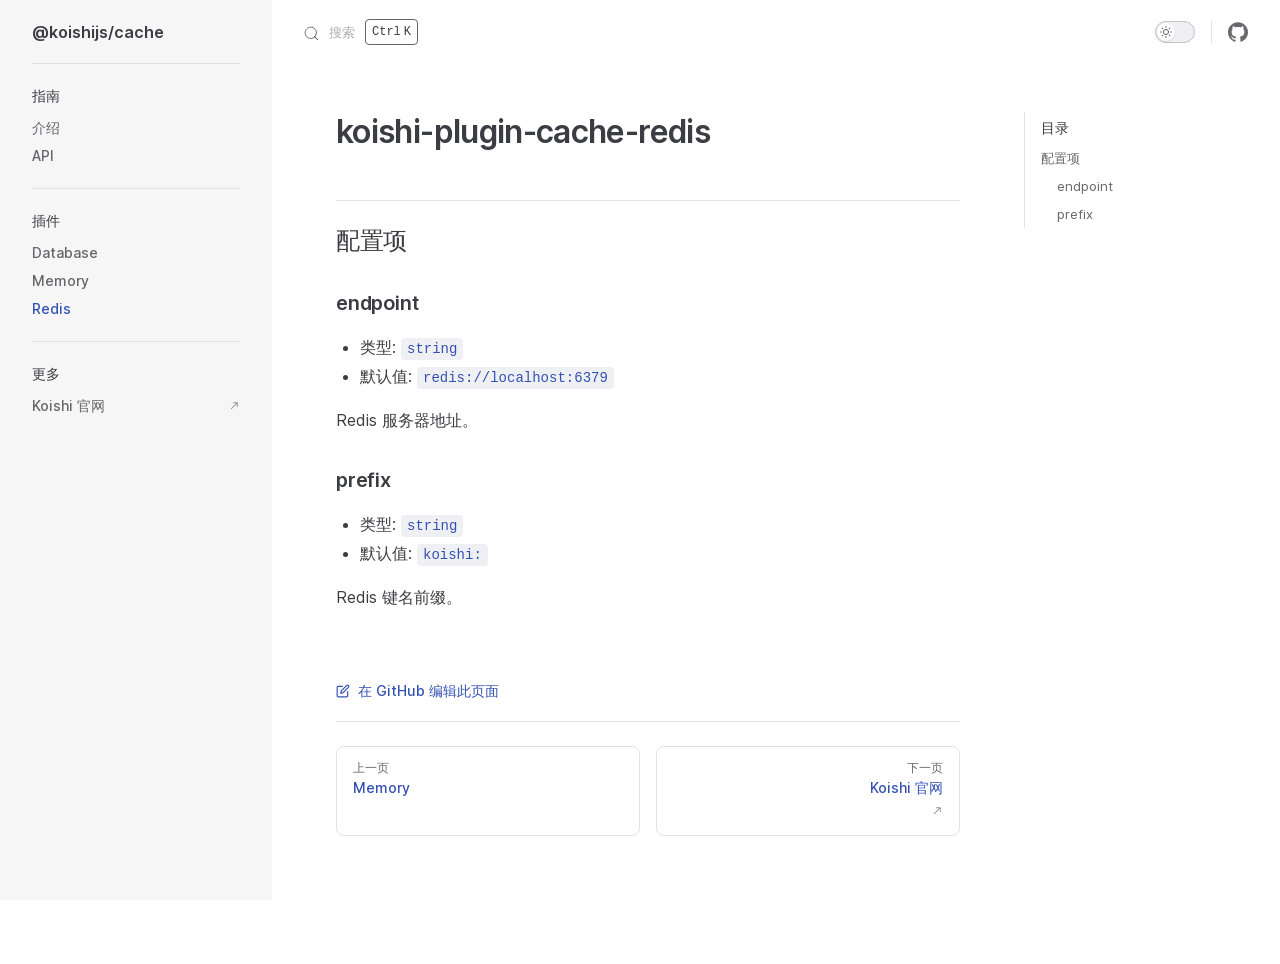
<file: zh-CN/plugins/redis.html>
<!DOCTYPE html>
<html lang="zh-CN" dir="ltr">
  <head>
    <meta charset="utf-8">
    <meta name="viewport" content="width=device-width,initial-scale=1">
    <title>koishi-plugin-cache-redis | @koishijs/cache</title>
    <meta name="description" content="Koishi 缓存服务">
    <meta name="generator" content="VitePress v1.0.0-rc.40">
    <link rel="preload stylesheet" href="/assets/style.j1Sor2dy.css" as="style">
    
    <script type="module" src="/assets/app.D7Yrlb4M.js"></script>
    <link rel="preload" href="/assets/inter-roman-latin.Bu8hRsVA.woff2" as="font" type="font/woff2" crossorigin="">
    <link rel="modulepreload" href="/assets/chunks/theme.zIwR0sKt.js">
    <link rel="modulepreload" href="/assets/chunks/framework.CbaIy4cH.js">
    <link rel="modulepreload" href="/assets/zh-CN_plugins_redis.md.BmmjD49w.lean.js">
    <script id="check-dark-mode">(()=>{const e=localStorage.getItem("vitepress-theme-appearance")||"auto",a=window.matchMedia("(prefers-color-scheme: dark)").matches;(!e||e==="auto"?a:e==="dark")&&document.documentElement.classList.add("dark")})();</script>
    <script id="check-mac-os">document.documentElement.classList.toggle("mac",/Mac|iPhone|iPod|iPad/i.test(navigator.platform));</script>
    <link rel="icon" href="https://koishi.chat/logo.png">
    <link rel="manifest" href="/manifest/zh-CN.json">
    <meta name="theme-color" content="#5546a3">
  </head>
  <body>
    <div id="app"><div class="Layout" data-v-6d556c29><!--[--><span tabindex="-1" data-v-0f60ec36></span><a href="#VPContent" class="VPSkipLink visually-hidden" data-v-0f60ec36> Skip to content </a><!--]--><!----><header class="VPNav" data-v-6d556c29 data-v-ae24b3ad><div class="VPNavBar" data-v-ae24b3ad data-v-19c990f1><div class="wrapper" data-v-19c990f1><div class="container" data-v-19c990f1><div class="title" data-v-19c990f1><div class="VPNavBarTitle has-sidebar" data-v-19c990f1 data-v-fb09ed45><a class="title" href="/zh-CN/" data-v-fb09ed45><!--[--><!--]--><!----> @koishijs/cache <!--[--><!--]--></a></div></div><div class="content" data-v-19c990f1><div class="content-body" data-v-19c990f1><!--[--><!--]--><div class="VPNavBarSearch search" data-v-19c990f1 data-v-cec95495><!----><div id="docsearch" data-v-cec95495><button type="button" class="DocSearch DocSearch-Button" aria-label="搜索" data-v-cec95495><span class="DocSearch-Button-Container" data-v-cec95495><svg width="20" height="20" class="DocSearch-Search-Icon" viewBox="0 0 20 20" data-v-cec95495><path d="M14.386 14.386l4.0877 4.0877-4.0877-4.0877c-2.9418 2.9419-7.7115 2.9419-10.6533 0-2.9419-2.9418-2.9419-7.7115 0-10.6533 2.9418-2.9419 7.7115-2.9419 10.6533 0 2.9419 2.9418 2.9419 7.7115 0 10.6533z" stroke="currentColor" fill="none" fill-rule="evenodd" stroke-linecap="round" stroke-linejoin="round" data-v-cec95495></path></svg><span class="DocSearch-Button-Placeholder" data-v-cec95495>搜索</span></span><span class="DocSearch-Button-Keys" data-v-cec95495><kbd class="DocSearch-Button-Key" data-v-cec95495>Ctrl</kbd><kbd class="DocSearch-Button-Key" data-v-cec95495>K</kbd></span></button></div></div><!----><!----><div class="VPNavBarAppearance appearance" data-v-19c990f1 data-v-e6aabb21><button class="VPSwitch VPSwitchAppearance" type="button" role="switch" title="Switch to dark theme" aria-checked="false" data-v-e6aabb21 data-v-1736f215 data-v-b1685198><span class="check" data-v-b1685198><span class="icon" data-v-b1685198><!--[--><svg xmlns="http://www.w3.org/2000/svg" aria-hidden="true" focusable="false" viewbox="0 0 24 24" class="sun" data-v-1736f215><path d="M12,18c-3.3,0-6-2.7-6-6s2.7-6,6-6s6,2.7,6,6S15.3,18,12,18zM12,8c-2.2,0-4,1.8-4,4c0,2.2,1.8,4,4,4c2.2,0,4-1.8,4-4C16,9.8,14.2,8,12,8z"></path><path d="M12,4c-0.6,0-1-0.4-1-1V1c0-0.6,0.4-1,1-1s1,0.4,1,1v2C13,3.6,12.6,4,12,4z"></path><path d="M12,24c-0.6,0-1-0.4-1-1v-2c0-0.6,0.4-1,1-1s1,0.4,1,1v2C13,23.6,12.6,24,12,24z"></path><path d="M5.6,6.6c-0.3,0-0.5-0.1-0.7-0.3L3.5,4.9c-0.4-0.4-0.4-1,0-1.4s1-0.4,1.4,0l1.4,1.4c0.4,0.4,0.4,1,0,1.4C6.2,6.5,5.9,6.6,5.6,6.6z"></path><path d="M19.8,20.8c-0.3,0-0.5-0.1-0.7-0.3l-1.4-1.4c-0.4-0.4-0.4-1,0-1.4s1-0.4,1.4,0l1.4,1.4c0.4,0.4,0.4,1,0,1.4C20.3,20.7,20,20.8,19.8,20.8z"></path><path d="M3,13H1c-0.6,0-1-0.4-1-1s0.4-1,1-1h2c0.6,0,1,0.4,1,1S3.6,13,3,13z"></path><path d="M23,13h-2c-0.6,0-1-0.4-1-1s0.4-1,1-1h2c0.6,0,1,0.4,1,1S23.6,13,23,13z"></path><path d="M4.2,20.8c-0.3,0-0.5-0.1-0.7-0.3c-0.4-0.4-0.4-1,0-1.4l1.4-1.4c0.4-0.4,1-0.4,1.4,0s0.4,1,0,1.4l-1.4,1.4C4.7,20.7,4.5,20.8,4.2,20.8z"></path><path d="M18.4,6.6c-0.3,0-0.5-0.1-0.7-0.3c-0.4-0.4-0.4-1,0-1.4l1.4-1.4c0.4-0.4,1-0.4,1.4,0s0.4,1,0,1.4l-1.4,1.4C18.9,6.5,18.6,6.6,18.4,6.6z"></path></svg><svg xmlns="http://www.w3.org/2000/svg" aria-hidden="true" focusable="false" viewbox="0 0 24 24" class="moon" data-v-1736f215><path d="M12.1,22c-0.3,0-0.6,0-0.9,0c-5.5-0.5-9.5-5.4-9-10.9c0.4-4.8,4.2-8.6,9-9c0.4,0,0.8,0.2,1,0.5c0.2,0.3,0.2,0.8-0.1,1.1c-2,2.7-1.4,6.4,1.3,8.4c2.1,1.6,5,1.6,7.1,0c0.3-0.2,0.7-0.3,1.1-0.1c0.3,0.2,0.5,0.6,0.5,1c-0.2,2.7-1.5,5.1-3.6,6.8C16.6,21.2,14.4,22,12.1,22zM9.3,4.4c-2.9,1-5,3.6-5.2,6.8c-0.4,4.4,2.8,8.3,7.2,8.7c2.1,0.2,4.2-0.4,5.8-1.8c1.1-0.9,1.9-2.1,2.4-3.4c-2.5,0.9-5.3,0.5-7.5-1.1C9.2,11.4,8.1,7.7,9.3,4.4z"></path></svg><!--]--></span></span></button></div><div class="VPSocialLinks VPNavBarSocialLinks social-links" data-v-19c990f1 data-v-0394ad82 data-v-7bc22406><!--[--><a class="VPSocialLink no-icon" href="https://github.com/koishijs/cache" aria-label="github" target="_blank" rel="noopener" data-v-7bc22406 data-v-f80f8133><svg role="img" viewBox="0 0 24 24" xmlns="http://www.w3.org/2000/svg"><title>GitHub</title><path d="M12 .297c-6.63 0-12 5.373-12 12 0 5.303 3.438 9.8 8.205 11.385.6.113.82-.258.82-.577 0-.285-.01-1.04-.015-2.04-3.338.724-4.042-1.61-4.042-1.61C4.422 18.07 3.633 17.7 3.633 17.7c-1.087-.744.084-.729.084-.729 1.205.084 1.838 1.236 1.838 1.236 1.07 1.835 2.809 1.305 3.495.998.108-.776.417-1.305.76-1.605-2.665-.3-5.466-1.332-5.466-5.93 0-1.31.465-2.38 1.235-3.22-.135-.303-.54-1.523.105-3.176 0 0 1.005-.322 3.3 1.23.96-.267 1.98-.399 3-.405 1.02.006 2.04.138 3 .405 2.28-1.552 3.285-1.23 3.285-1.23.645 1.653.24 2.873.12 3.176.765.84 1.23 1.91 1.23 3.22 0 4.61-2.805 5.625-5.475 5.92.42.36.81 1.096.81 2.22 0 1.606-.015 2.896-.015 3.286 0 .315.21.69.825.57C20.565 22.092 24 17.592 24 12.297c0-6.627-5.373-12-12-12"/></svg></a><!--]--></div><div class="VPFlyout VPNavBarExtra extra" data-v-19c990f1 data-v-d0bd9dde data-v-9c007e85><button type="button" class="button" aria-haspopup="true" aria-expanded="false" aria-label="extra navigation" data-v-9c007e85><svg xmlns="http://www.w3.org/2000/svg" aria-hidden="true" focusable="false" viewbox="0 0 24 24" class="icon" data-v-9c007e85><circle cx="12" cy="12" r="2"></circle><circle cx="19" cy="12" r="2"></circle><circle cx="5" cy="12" r="2"></circle></svg></button><div class="menu" data-v-9c007e85><div class="VPMenu" data-v-9c007e85 data-v-e7ea1737><!----><!--[--><!--[--><!----><div class="group" data-v-d0bd9dde><div class="item appearance" data-v-d0bd9dde><p class="label" data-v-d0bd9dde>外观</p><div class="appearance-action" data-v-d0bd9dde><button class="VPSwitch VPSwitchAppearance" type="button" role="switch" title="Switch to dark theme" aria-checked="false" data-v-d0bd9dde data-v-1736f215 data-v-b1685198><span class="check" data-v-b1685198><span class="icon" data-v-b1685198><!--[--><svg xmlns="http://www.w3.org/2000/svg" aria-hidden="true" focusable="false" viewbox="0 0 24 24" class="sun" data-v-1736f215><path d="M12,18c-3.3,0-6-2.7-6-6s2.7-6,6-6s6,2.7,6,6S15.3,18,12,18zM12,8c-2.2,0-4,1.8-4,4c0,2.2,1.8,4,4,4c2.2,0,4-1.8,4-4C16,9.8,14.2,8,12,8z"></path><path d="M12,4c-0.6,0-1-0.4-1-1V1c0-0.6,0.4-1,1-1s1,0.4,1,1v2C13,3.6,12.6,4,12,4z"></path><path d="M12,24c-0.6,0-1-0.4-1-1v-2c0-0.6,0.4-1,1-1s1,0.4,1,1v2C13,23.6,12.6,24,12,24z"></path><path d="M5.6,6.6c-0.3,0-0.5-0.1-0.7-0.3L3.5,4.9c-0.4-0.4-0.4-1,0-1.4s1-0.4,1.4,0l1.4,1.4c0.4,0.4,0.4,1,0,1.4C6.2,6.5,5.9,6.6,5.6,6.6z"></path><path d="M19.8,20.8c-0.3,0-0.5-0.1-0.7-0.3l-1.4-1.4c-0.4-0.4-0.4-1,0-1.4s1-0.4,1.4,0l1.4,1.4c0.4,0.4,0.4,1,0,1.4C20.3,20.7,20,20.8,19.8,20.8z"></path><path d="M3,13H1c-0.6,0-1-0.4-1-1s0.4-1,1-1h2c0.6,0,1,0.4,1,1S3.6,13,3,13z"></path><path d="M23,13h-2c-0.6,0-1-0.4-1-1s0.4-1,1-1h2c0.6,0,1,0.4,1,1S23.6,13,23,13z"></path><path d="M4.2,20.8c-0.3,0-0.5-0.1-0.7-0.3c-0.4-0.4-0.4-1,0-1.4l1.4-1.4c0.4-0.4,1-0.4,1.4,0s0.4,1,0,1.4l-1.4,1.4C4.7,20.7,4.5,20.8,4.2,20.8z"></path><path d="M18.4,6.6c-0.3,0-0.5-0.1-0.7-0.3c-0.4-0.4-0.4-1,0-1.4l1.4-1.4c0.4-0.4,1-0.4,1.4,0s0.4,1,0,1.4l-1.4,1.4C18.9,6.5,18.6,6.6,18.4,6.6z"></path></svg><svg xmlns="http://www.w3.org/2000/svg" aria-hidden="true" focusable="false" viewbox="0 0 24 24" class="moon" data-v-1736f215><path d="M12.1,22c-0.3,0-0.6,0-0.9,0c-5.5-0.5-9.5-5.4-9-10.9c0.4-4.8,4.2-8.6,9-9c0.4,0,0.8,0.2,1,0.5c0.2,0.3,0.2,0.8-0.1,1.1c-2,2.7-1.4,6.4,1.3,8.4c2.1,1.6,5,1.6,7.1,0c0.3-0.2,0.7-0.3,1.1-0.1c0.3,0.2,0.5,0.6,0.5,1c-0.2,2.7-1.5,5.1-3.6,6.8C16.6,21.2,14.4,22,12.1,22zM9.3,4.4c-2.9,1-5,3.6-5.2,6.8c-0.4,4.4,2.8,8.3,7.2,8.7c2.1,0.2,4.2-0.4,5.8-1.8c1.1-0.9,1.9-2.1,2.4-3.4c-2.5,0.9-5.3,0.5-7.5-1.1C9.2,11.4,8.1,7.7,9.3,4.4z"></path></svg><!--]--></span></span></button></div></div></div><div class="group" data-v-d0bd9dde><div class="item social-links" data-v-d0bd9dde><div class="VPSocialLinks social-links-list" data-v-d0bd9dde data-v-7bc22406><!--[--><a class="VPSocialLink no-icon" href="https://github.com/koishijs/cache" aria-label="github" target="_blank" rel="noopener" data-v-7bc22406 data-v-f80f8133><svg role="img" viewBox="0 0 24 24" xmlns="http://www.w3.org/2000/svg"><title>GitHub</title><path d="M12 .297c-6.63 0-12 5.373-12 12 0 5.303 3.438 9.8 8.205 11.385.6.113.82-.258.82-.577 0-.285-.01-1.04-.015-2.04-3.338.724-4.042-1.61-4.042-1.61C4.422 18.07 3.633 17.7 3.633 17.7c-1.087-.744.084-.729.084-.729 1.205.084 1.838 1.236 1.838 1.236 1.07 1.835 2.809 1.305 3.495.998.108-.776.417-1.305.76-1.605-2.665-.3-5.466-1.332-5.466-5.93 0-1.31.465-2.38 1.235-3.22-.135-.303-.54-1.523.105-3.176 0 0 1.005-.322 3.3 1.23.96-.267 1.98-.399 3-.405 1.02.006 2.04.138 3 .405 2.28-1.552 3.285-1.23 3.285-1.23.645 1.653.24 2.873.12 3.176.765.84 1.23 1.91 1.23 3.22 0 4.61-2.805 5.625-5.475 5.92.42.36.81 1.096.81 2.22 0 1.606-.015 2.896-.015 3.286 0 .315.21.69.825.57C20.565 22.092 24 17.592 24 12.297c0-6.627-5.373-12-12-12"/></svg></a><!--]--></div></div></div><!--]--><!--]--></div></div></div><!--[--><!--]--><button type="button" class="VPNavBarHamburger hamburger" aria-label="mobile navigation" aria-expanded="false" aria-controls="VPNavScreen" data-v-19c990f1 data-v-e5dd9c1c><span class="container" data-v-e5dd9c1c><span class="top" data-v-e5dd9c1c></span><span class="middle" data-v-e5dd9c1c></span><span class="bottom" data-v-e5dd9c1c></span></span></button></div></div></div></div><div class="divider" data-v-19c990f1><div class="divider-line" data-v-19c990f1></div></div></div><!----></header><div class="VPLocalNav has-sidebar empty" data-v-6d556c29 data-v-0282ae07><div class="container" data-v-0282ae07><button class="menu" aria-expanded="false" aria-controls="VPSidebarNav" data-v-0282ae07><svg xmlns="http://www.w3.org/2000/svg" aria-hidden="true" focusable="false" viewbox="0 0 24 24" class="menu-icon" data-v-0282ae07><path d="M17,11H3c-0.6,0-1-0.4-1-1s0.4-1,1-1h14c0.6,0,1,0.4,1,1S17.6,11,17,11z"></path><path d="M21,7H3C2.4,7,2,6.6,2,6s0.4-1,1-1h18c0.6,0,1,0.4,1,1S21.6,7,21,7z"></path><path d="M21,15H3c-0.6,0-1-0.4-1-1s0.4-1,1-1h18c0.6,0,1,0.4,1,1S21.6,15,21,15z"></path><path d="M17,19H3c-0.6,0-1-0.4-1-1s0.4-1,1-1h14c0.6,0,1,0.4,1,1S17.6,19,17,19z"></path></svg><span class="menu-text" data-v-0282ae07>菜单</span></button><div class="VPLocalNavOutlineDropdown" style="--vp-vh:0px;" data-v-0282ae07 data-v-af18c0d5><button data-v-af18c0d5>返回顶部</button><!----></div></div></div><div class="el-scrollbar VPSidebar" data-v-6d556c29><div class="el-scrollbar__wrap el-scrollbar__wrap--hidden-default" style=""><aside class="el-scrollbar__view vp-sidebar-view" style=""><!--[--><div class="curtain"></div><nav class="vp-sidebar-nav"><!--[--><!--]--><!--[--><div class="group"><section class="VPSidebarItem level-0" data-v-e31bd47b><div class="item" role="button" tabindex="0" data-v-e31bd47b><div class="indicator" data-v-e31bd47b></div><h2 class="text" data-v-e31bd47b>指南</h2><!----></div><div class="items" data-v-e31bd47b><!--[--><div class="VPSidebarItem level-1 is-link" data-v-e31bd47b data-v-e31bd47b><div class="item" data-v-e31bd47b><div class="indicator" data-v-e31bd47b></div><a class="VPLink link link" href="/zh-CN/" data-v-e31bd47b><!--[--><p class="text" data-v-e31bd47b>介绍</p><!--]--></a><!----></div><!----></div><div class="VPSidebarItem level-1 is-link" data-v-e31bd47b data-v-e31bd47b><div class="item" data-v-e31bd47b><div class="indicator" data-v-e31bd47b></div><a class="VPLink link link" href="/zh-CN/api.html" data-v-e31bd47b><!--[--><p class="text" data-v-e31bd47b>API</p><!--]--></a><!----></div><!----></div><!--]--></div></section></div><div class="group"><section class="VPSidebarItem level-0 has-active" data-v-e31bd47b><div class="item" role="button" tabindex="0" data-v-e31bd47b><div class="indicator" data-v-e31bd47b></div><h2 class="text" data-v-e31bd47b>插件</h2><!----></div><div class="items" data-v-e31bd47b><!--[--><div class="VPSidebarItem level-1 is-link" data-v-e31bd47b data-v-e31bd47b><div class="item" data-v-e31bd47b><div class="indicator" data-v-e31bd47b></div><a class="VPLink link link" href="/zh-CN/plugins/database.html" data-v-e31bd47b><!--[--><p class="text" data-v-e31bd47b>Database</p><!--]--></a><!----></div><!----></div><div class="VPSidebarItem level-1 is-link" data-v-e31bd47b data-v-e31bd47b><div class="item" data-v-e31bd47b><div class="indicator" data-v-e31bd47b></div><a class="VPLink link link" href="/zh-CN/plugins/memory.html" data-v-e31bd47b><!--[--><p class="text" data-v-e31bd47b>Memory</p><!--]--></a><!----></div><!----></div><div class="VPSidebarItem level-1 is-link" data-v-e31bd47b data-v-e31bd47b><div class="item" data-v-e31bd47b><div class="indicator" data-v-e31bd47b></div><a class="VPLink link link" href="/zh-CN/plugins/redis.html" data-v-e31bd47b><!--[--><p class="text" data-v-e31bd47b>Redis</p><!--]--></a><!----></div><!----></div><!--]--></div></section></div><div class="group"><section class="VPSidebarItem level-0" data-v-e31bd47b><div class="item" role="button" tabindex="0" data-v-e31bd47b><div class="indicator" data-v-e31bd47b></div><h2 class="text" data-v-e31bd47b>更多</h2><!----></div><div class="items" data-v-e31bd47b><!--[--><div class="VPSidebarItem level-1 is-link" data-v-e31bd47b data-v-e31bd47b><div class="item" data-v-e31bd47b><div class="indicator" data-v-e31bd47b></div><a class="VPLink link vp-external-link-icon link" href="https://koishi.chat" target="_blank" rel="noreferrer" data-v-e31bd47b><!--[--><p class="text" data-v-e31bd47b>Koishi 官网</p><!--]--></a><!----></div><!----></div><!--]--></div></section></div><!--]--><!--[--><!--]--></nav><!--]--></aside></div><!--[--><div style="display:none;" class="el-scrollbar__bar is-horizontal"><div class="el-scrollbar__thumb" style="width:0;transform:translateX(0%);"></div></div><div style="display:none;" class="el-scrollbar__bar is-vertical"><div class="el-scrollbar__thumb" style="height:0;transform:translateY(0%);"></div></div><!--]--></div><div id="VPContent" class="has-sidebar VPContent" data-v-6d556c29><div class="VPDoc has-sidebar has-aside" data-v-6d556c29 data-v-39a288b8><!--[--><!--]--><div class="container" data-v-39a288b8><div class="aside" data-v-39a288b8><div class="aside-curtain" data-v-39a288b8></div><div class="aside-container" data-v-39a288b8><div class="aside-content" data-v-39a288b8><div class="VPDocAside" data-v-39a288b8 data-v-3f215769><!--[--><!--]--><!--[--><!--]--><div class="VPDocAsideOutline" role="navigation" data-v-3f215769 data-v-935f8a84><div class="content" data-v-935f8a84><div class="outline-marker" data-v-935f8a84></div><div class="outline-title" role="heading" aria-level="2" data-v-935f8a84>目录</div><nav aria-labelledby="doc-outline-aria-label" data-v-935f8a84><span class="visually-hidden" id="doc-outline-aria-label" data-v-935f8a84> Table of Contents for current page </span><ul class="VPDocOutlineItem root" data-v-935f8a84 data-v-b933a997><!--[--><!--]--></ul></nav></div></div><!--[--><!--]--><div class="spacer" data-v-3f215769></div><!--[--><!--]--><!----><!--[--><!--]--><!--[--><!--]--></div></div></div></div><div class="content" data-v-39a288b8><div class="content-container" data-v-39a288b8><!--[--><!--]--><main class="main" data-v-39a288b8><div style="position:relative;" class="vp-doc _zh-CN_plugins_redis" data-v-39a288b8><div><h1 id="koishi-plugin-cache-redis" tabindex="-1">koishi-plugin-cache-redis <a class="header-anchor" href="#koishi-plugin-cache-redis" aria-label="Permalink to &quot;koishi-plugin-cache-redis&quot;">​</a></h1><h2 id="配置项" tabindex="-1">配置项 <a class="header-anchor" href="#配置项" aria-label="Permalink to &quot;配置项&quot;">​</a></h2><h3 id="endpoint" tabindex="-1">endpoint <a class="header-anchor" href="#endpoint" aria-label="Permalink to &quot;endpoint&quot;">​</a></h3><ul><li>类型: <code>string</code></li><li>默认值: <code>redis://localhost:6379</code></li></ul><p>Redis 服务器地址。</p><h3 id="prefix" tabindex="-1">prefix <a class="header-anchor" href="#prefix" aria-label="Permalink to &quot;prefix&quot;">​</a></h3><ul><li>类型: <code>string</code></li><li>默认值: <code>koishi:</code></li></ul><p>Redis 键名前缀。</p></div></div></main><footer class="VPDocFooter" data-v-39a288b8 data-v-48f9bb55><!--[--><!--]--><div class="edit-info" data-v-48f9bb55><div class="edit-link" data-v-48f9bb55><a class="VPLink link vp-external-link-icon no-icon edit-link-button" href="https://github.com/koishijs/cache/edit/main/docs/zh-CN/plugins/redis.md" target="_blank" rel="noreferrer" data-v-48f9bb55><!--[--><svg xmlns="http://www.w3.org/2000/svg" viewbox="0 0 24 24" class="edit-link-icon" aria-label="edit icon" data-v-48f9bb55><path d="M18,23H4c-1.7,0-3-1.3-3-3V6c0-1.7,1.3-3,3-3h7c0.6,0,1,0.4,1,1s-0.4,1-1,1H4C3.4,5,3,5.4,3,6v14c0,0.6,0.4,1,1,1h14c0.6,0,1-0.4,1-1v-7c0-0.6,0.4-1,1-1s1,0.4,1,1v7C21,21.7,19.7,23,18,23z"></path><path d="M8,17c-0.3,0-0.5-0.1-0.7-0.3C7,16.5,6.9,16.1,7,15.8l1-4c0-0.2,0.1-0.3,0.3-0.5l9.5-9.5c1.2-1.2,3.2-1.2,4.4,0c1.2,1.2,1.2,3.2,0,4.4l-9.5,9.5c-0.1,0.1-0.3,0.2-0.5,0.3l-4,1C8.2,17,8.1,17,8,17zM9.9,12.5l-0.5,2.1l2.1-0.5l9.3-9.3c0.4-0.4,0.4-1.1,0-1.6c-0.4-0.4-1.2-0.4-1.6,0l0,0L9.9,12.5z M18.5,2.5L18.5,2.5L18.5,2.5z"></path></svg> 在 GitHub 编辑此页面<!--]--></a></div><!----></div><nav class="prev-next" data-v-48f9bb55><div class="pager" data-v-48f9bb55><a class="VPLink link pager-link prev" href="/zh-CN/plugins/memory.html" data-v-48f9bb55><!--[--><span class="desc" data-v-48f9bb55>上一页</span><span class="title" data-v-48f9bb55>Memory</span><!--]--></a></div><div class="pager" data-v-48f9bb55><a class="VPLink link vp-external-link-icon pager-link next" href="https://koishi.chat" target="_blank" rel="noreferrer" data-v-48f9bb55><!--[--><span class="desc" data-v-48f9bb55>下一页</span><span class="title" data-v-48f9bb55>Koishi 官网</span><!--]--></a></div></nav></footer><!--[--><!--]--></div></div></div><!--[--><!--]--></div></div><!----></div></div>
    <script>window.__VP_HASH_MAP__=JSON.parse("{\"zh-cn_api.md\":\"4VjjglMz\",\"zh-cn_index.md\":\"TZfzEk-f\",\"zh-cn_plugins_database.md\":\"B_3AJMit\",\"zh-cn_plugins_memory.md\":\"CtY7xMBI\",\"zh-cn_plugins_redis.md\":\"BmmjD49w\"}");window.__VP_SITE_DATA__=JSON.parse("{\"lang\":\"zh-CN\",\"dir\":\"ltr\",\"title\":\"@koishijs/cache\",\"description\":\"Koishi 缓存服务\",\"base\":\"/\",\"head\":[],\"router\":{\"prefetchLinks\":true},\"appearance\":true,\"themeConfig\":{\"outline\":[2,3],\"label\":\"简体中文\",\"lang\":\"zh-CN\",\"themeConfig\":{\"outlineTitle\":\"目录\",\"lastUpdatedText\":\"上次更新\",\"editLink\":{\"text\":\"编辑此页面\"},\"docFooter\":{\"prev\":\"上一页\",\"next\":\"下一页\"},\"docsearch\":{\"placeholder\":\"搜索文档\",\"translations\":{\"button\":{\"buttonText\":\"搜索\",\"buttonAriaLabel\":\"搜索\"},\"modal\":{\"searchBox\":{\"resetButtonTitle\":\"清除查询条件\",\"resetButtonAriaLabel\":\"清除查询条件\",\"cancelButtonText\":\"取消\",\"cancelButtonAriaLabel\":\"取消\"},\"startScreen\":{\"recentSearchesTitle\":\"搜索历史\",\"noRecentSearchesText\":\"没有搜索历史\",\"saveRecentSearchButtonTitle\":\"保存至搜索历史\",\"removeRecentSearchButtonTitle\":\"从搜索历史中移除\",\"favoriteSearchesTitle\":\"收藏\",\"removeFavoriteSearchButtonTitle\":\"从收藏中移除\"},\"errorScreen\":{\"titleText\":\"无法获取结果\",\"helpText\":\"你可能需要检查你的网络连接\"},\"footer\":{\"selectText\":\"选择\",\"navigateText\":\"切换\",\"closeText\":\"关闭\",\"searchByText\":\"搜索提供者\"},\"noResultsScreen\":{\"noResultsText\":\"无法找到相关结果\",\"suggestedQueryText\":\"你可以尝试查询\",\"reportMissingResultsText\":\"你认为该查询应该有结果？\",\"reportMissingResultsLinkText\":\"点击反馈\"}}}},\"darkModeSwitchLabel\":\"外观\",\"sidebarMenuLabel\":\"菜单\",\"returnToTopLabel\":\"返回顶部\",\"langMenuLabel\":\"语言\"},\"indexName\":\"koishi-cache\",\"socialLinks\":[{\"icon\":\"github\",\"link\":\"https://github.com/koishijs/cache\"}],\"crowdin\":null},\"locales\":{\"zh-CN\":{\"label\":\"简体中文\",\"lang\":\"zh-CN\",\"themeConfig\":{\"outlineTitle\":\"目录\",\"lastUpdatedText\":\"上次更新\",\"editLink\":{\"text\":\"在 GitHub 编辑此页面\",\"pattern\":\"https://github.com/koishijs/cache/edit/main/docs/:path\"},\"docFooter\":{\"prev\":\"上一页\",\"next\":\"下一页\"},\"docsearch\":{\"placeholder\":\"搜索文档\",\"translations\":{\"button\":{\"buttonText\":\"搜索\",\"buttonAriaLabel\":\"搜索\"},\"modal\":{\"searchBox\":{\"resetButtonTitle\":\"清除查询条件\",\"resetButtonAriaLabel\":\"清除查询条件\",\"cancelButtonText\":\"取消\",\"cancelButtonAriaLabel\":\"取消\"},\"startScreen\":{\"recentSearchesTitle\":\"搜索历史\",\"noRecentSearchesText\":\"没有搜索历史\",\"saveRecentSearchButtonTitle\":\"保存至搜索历史\",\"removeRecentSearchButtonTitle\":\"从搜索历史中移除\",\"favoriteSearchesTitle\":\"收藏\",\"removeFavoriteSearchButtonTitle\":\"从收藏中移除\"},\"errorScreen\":{\"titleText\":\"无法获取结果\",\"helpText\":\"你可能需要检查你的网络连接\"},\"footer\":{\"selectText\":\"选择\",\"navigateText\":\"切换\",\"closeText\":\"关闭\",\"searchByText\":\"搜索提供者\"},\"noResultsScreen\":{\"noResultsText\":\"无法找到相关结果\",\"suggestedQueryText\":\"你可以尝试查询\",\"reportMissingResultsText\":\"你认为该查询应该有结果？\",\"reportMissingResultsLinkText\":\"点击反馈\"}}}},\"darkModeSwitchLabel\":\"外观\",\"sidebarMenuLabel\":\"菜单\",\"returnToTopLabel\":\"返回顶部\",\"langMenuLabel\":\"语言\",\"sidebar\":{\"/zh-CN/\":[{\"text\":\"指南\",\"items\":[{\"text\":\"介绍\",\"link\":\"/zh-CN/\"},{\"text\":\"API\",\"link\":\"/zh-CN/api\"}]},{\"text\":\"插件\",\"items\":[{\"text\":\"Database\",\"link\":\"/zh-CN/plugins/database\"},{\"text\":\"Memory\",\"link\":\"/zh-CN/plugins/memory\"},{\"text\":\"Redis\",\"link\":\"/zh-CN/plugins/redis\"}]},{\"text\":\"更多\",\"items\":[{\"text\":\"Koishi 官网\",\"link\":\"https://koishi.chat\"}]}]}},\"description\":\"Koishi 缓存服务\",\"head\":[[\"link\",{\"rel\":\"icon\",\"href\":\"https://koishi.chat/logo.png\"}],[\"link\",{\"rel\":\"manifest\",\"href\":\"/manifest/zh-CN.json\"}],[\"meta\",{\"name\":\"theme-color\",\"content\":\"#5546a3\"}]]}},\"scrollOffset\":134,\"cleanUrls\":false}");</script>
    
  </body>
</html>
</file>
<file: assets/style.j1Sor2dy.css>
.el-scrollbar{--el-text-color-secondary: #909399;--el-scrollbar-opacity: .3;--el-scrollbar-bg-color: var(--el-text-color-secondary);--el-scrollbar-hover-opacity: .5;--el-scrollbar-hover-bg-color: var(--el-text-color-secondary);--el-transition-duration: .3s}.el-scrollbar{overflow:hidden;position:relative;height:100%}.el-scrollbar__wrap{overflow:auto;height:100%}.el-scrollbar__wrap--hidden-default{scrollbar-width:none}.el-scrollbar__wrap--hidden-default::-webkit-scrollbar{display:none}.el-scrollbar__thumb{position:relative;display:block;width:0;height:0;cursor:pointer;border-radius:inherit;background-color:var(--el-scrollbar-bg-color, var(--el-text-color-secondary));transition:var(--el-transition-duration) background-color;opacity:var(--el-scrollbar-opacity, .3)}.el-scrollbar__thumb:hover{background-color:var(--el-scrollbar-hover-bg-color, var(--el-text-color-secondary));opacity:var(--el-scrollbar-hover-opacity, .5)}.el-scrollbar__bar{position:absolute;right:2px;bottom:2px;z-index:1;border-radius:4px}.el-scrollbar__bar.is-vertical{width:6px;top:2px}.el-scrollbar__bar.is-vertical>div{width:100%}.el-scrollbar__bar.is-horizontal{height:6px;left:2px}.el-scrollbar__bar.is-horizontal>div{height:100%}.el-scrollbar-fade-enter-active{transition:opacity .34s ease-out}.el-scrollbar-fade-leave-active{transition:opacity .12s ease-out}.el-scrollbar-fade-enter-from,.el-scrollbar-fade-leave-active{opacity:0}.root[data-v-b933a997]{position:relative;z-index:1}.nested[data-v-b933a997]{padding-right:16px;padding-left:16px}.outline-link[data-v-b933a997]{display:block;line-height:32px;font-size:14px;font-weight:400;color:var(--vp-c-text-2);white-space:nowrap;overflow:hidden;text-overflow:ellipsis;transition:color .5s}.outline-link[data-v-b933a997]:hover,.outline-link.active[data-v-b933a997]{color:var(--vp-c-text-1);transition:color .25s}.outline-link.nested[data-v-b933a997]{padding-left:13px}.VPDocAsideOutline[data-v-935f8a84]{display:none}.VPDocAsideOutline.has-outline[data-v-935f8a84]{display:block}.content[data-v-935f8a84]{position:relative;border-left:1px solid var(--vp-c-divider);padding-left:16px;font-size:13px;font-weight:500}.outline-marker[data-v-935f8a84]{position:absolute;top:32px;left:-1px;z-index:0;opacity:0;width:2px;border-radius:2px;height:18px;background-color:var(--vp-c-brand-1);transition:top .25s cubic-bezier(0,1,.5,1),background-color .5s,opacity .25s}.outline-title[data-v-935f8a84]{line-height:32px;font-size:14px;font-weight:600}.VPDocAside[data-v-3f215769]{display:flex;flex-direction:column;flex-grow:1}.spacer[data-v-3f215769]{flex-grow:1}.VPDocAside[data-v-3f215769] .spacer+.VPDocAsideSponsors,.VPDocAside[data-v-3f215769] .spacer+.VPDocAsideCarbonAds{margin-top:24px}.VPDocAside[data-v-3f215769] .VPDocAsideSponsors+.VPDocAsideCarbonAds{margin-top:16px}.VPLastUpdated[data-v-7e05ebdb]{line-height:24px;font-size:14px;font-weight:500;color:var(--vp-c-text-2)}@media (min-width: 640px){.VPLastUpdated[data-v-7e05ebdb]{line-height:32px;font-size:14px;font-weight:500}}.VPDocFooter[data-v-48f9bb55]{margin-top:64px}.edit-info[data-v-48f9bb55]{padding-bottom:18px}@media (min-width: 640px){.edit-info[data-v-48f9bb55]{display:flex;justify-content:space-between;align-items:center;padding-bottom:14px}}.edit-link-button[data-v-48f9bb55]{display:flex;align-items:center;border:0;line-height:32px;font-size:14px;font-weight:500;color:var(--vp-c-brand-1);transition:color .25s}.edit-link-button[data-v-48f9bb55]:hover{color:var(--vp-c-brand-2)}.edit-link-icon[data-v-48f9bb55]{margin-right:8px;width:14px;height:14px;fill:currentColor}.prev-next[data-v-48f9bb55]{border-top:1px solid var(--vp-c-divider);padding-top:24px;display:grid;grid-row-gap:8px}@media (min-width: 640px){.prev-next[data-v-48f9bb55]{grid-template-columns:repeat(2,1fr);grid-column-gap:16px}}.pager-link[data-v-48f9bb55]{display:block;border:1px solid var(--vp-c-divider);border-radius:8px;padding:11px 16px 13px;width:100%;height:100%;transition:border-color .25s}.pager-link[data-v-48f9bb55]:hover{border-color:var(--vp-c-brand-1)}.pager-link.next[data-v-48f9bb55]{margin-left:auto;text-align:right}.desc[data-v-48f9bb55]{display:block;line-height:20px;font-size:12px;font-weight:500;color:var(--vp-c-text-2)}.title[data-v-48f9bb55]{display:block;line-height:20px;font-size:14px;font-weight:500;color:var(--vp-c-brand-1);transition:color .25s}.VPDoc[data-v-39a288b8]{padding:32px 24px 96px;width:100%}@media (min-width: 768px){.VPDoc[data-v-39a288b8]{padding:48px 32px 128px}}@media (min-width: 960px){.VPDoc[data-v-39a288b8]{padding:48px 32px 0}.VPDoc:not(.has-sidebar) .container[data-v-39a288b8]{display:flex;justify-content:center;max-width:992px}.VPDoc:not(.has-sidebar) .content[data-v-39a288b8]{max-width:752px}}@media (min-width: 1280px){.VPDoc .container[data-v-39a288b8]{display:flex;justify-content:center}.VPDoc .aside[data-v-39a288b8]{display:block}}@media (min-width: 1440px){.VPDoc:not(.has-sidebar) .content[data-v-39a288b8]{max-width:784px}.VPDoc:not(.has-sidebar) .container[data-v-39a288b8]{max-width:1104px}}.container[data-v-39a288b8]{margin:0 auto;width:100%}.aside[data-v-39a288b8]{position:relative;display:none;order:2;flex-grow:1;padding-left:32px;width:100%;max-width:256px}.left-aside[data-v-39a288b8]{order:1;padding-left:unset;padding-right:32px}.aside-container[data-v-39a288b8]{position:fixed;top:0;padding-top:calc(var(--vp-nav-height) + var(--vp-layout-top-height, 0px) + var(--vp-doc-top-height, 0px) + 48px);width:224px;height:100vh;overflow-x:hidden;overflow-y:auto;scrollbar-width:none}.aside-container[data-v-39a288b8]::-webkit-scrollbar{display:none}.aside-curtain[data-v-39a288b8]{position:fixed;bottom:0;z-index:10;width:224px;height:32px;background:linear-gradient(transparent,var(--vp-c-bg) 70%)}.aside-content[data-v-39a288b8]{display:flex;flex-direction:column;min-height:calc(100vh - (var(--vp-nav-height) + var(--vp-layout-top-height, 0px) + 48px));padding-bottom:32px}.content[data-v-39a288b8]{position:relative;margin:0 auto;width:100%}@media (min-width: 960px){.content[data-v-39a288b8]{padding:0 32px 128px}}@media (min-width: 1280px){.content[data-v-39a288b8]{order:1;margin:0;min-width:640px}}.content-container[data-v-39a288b8]{margin:0 auto}.VPDoc.has-aside .content-container[data-v-39a288b8]{max-width:688px}.spoiler[data-v-c4336111]{border-radius:4px;padding:1px 3px;margin:0 3px;text-shadow:none;transition:color .2s linear;background-color:var(--vp-custom-block-tip-text)}.spoiler[data-v-c4336111]:hover{color:var(--vp-c-bg)}.chat-message{position:relative;margin:1rem 0;opacity:0;transform:translate(-20%);transition:transform .3s ease-out,opacity .3s ease}.chat-message.shown{opacity:1;transform:translate(0)}.chat-message .avatar{width:2.8rem;height:2.8rem;position:absolute;border-radius:100%;transform:translateY(-1px);-webkit-user-select:none;user-select:none;pointer-events:none;text-align:center;line-height:2.8rem;font-size:1.6rem;color:#fff;font-family:Comic Sans MS}.chat-message .nickname{-webkit-user-select:none;user-select:none;position:relative;margin:0 0 .4rem 4.2rem;font-weight:700;font-size:.9rem}.chat-message:not(.no-padding) .message-box{padding:.5rem .7rem}.chat-message .message-box{position:relative;margin-left:4.2rem;width:fit-content;border-radius:.5rem;background-color:var(--vp-c-bg);word-break:break-all;line-height:26px!important}.chat-message .message-box>img{border-radius:.5rem}.chat-message .message-box img{vertical-align:middle}.chat-message .message-box p>img{margin:.2rem 0}.chat-message .message-box:before{content:"";position:absolute;right:100%;top:0;width:12px;height:12px;border:0 solid transparent;border-bottom-width:8px;border-bottom-color:currentColor;border-radius:0 0 0 32px;color:var(--vp-c-bg)}.chat-message .message-box p{margin:0!important;line-height:26px!important}.chat-message .message-box p.indent-1{padding-left:1rem}.chat-message .message-box p.indent-2{padding-left:2rem}.chat-message .message-box blockquote{font-size:.9rem;margin:0 0 .2rem;background-color:#f3f6f9;border:none;border-radius:.5rem;padding:.2rem .6rem;background-color:var(--vp-c-bg-alt);color:var(--vp-c-text-2)}.panel-view{position:relative;border-radius:6px;margin:1rem 0;overflow:auto hidden;background-color:var(--vp-c-bg-alt)}.panel-view.manager,.panel-view.container{background-color:#032f62}.panel-view .controls{display:initial;position:absolute;top:.8rem;width:100%}.panel-view .circle{position:absolute;top:2px;width:12px;height:12px;border-radius:6px}.panel-view .circle.red{left:17px;background-color:#ff5f56}.panel-view .circle.yellow{left:36px;background-color:#ffbd2e}.panel-view .circle.green{left:55px;background-color:#27c93f}.panel-view .title{text-align:center;width:100%;font-size:.9rem;line-height:1rem}.panel-view .title .tab{color:gray;cursor:pointer;transition:.3s ease}.panel-view .title .tab.active{color:#fff;cursor:default}.panel-view .title .title-text:not(:last-child):after{color:gray;content:" - "}.panel-view .title .tab+.tab:before{cursor:default;content:" | ";color:gray}.panel-view .content{padding:.2rem 1.2rem}.panel-view .content>p{font-size:.8rem;color:#909399;text-align:center}.panel-view.mini .controls{display:none}.panel-view:not(.mini) .content{padding-top:2rem}.tab-select{margin-top:16px}.tab-select .header span{display:inline-block;padding:4px 16px;font-size:12px;font-weight:500;cursor:pointer;-webkit-user-select:none;user-select:none;color:var(--vp-c-text-2);background-color:var(--vp-code-block-bg);border-bottom:1px solid var(--vp-c-bg)}.tab-select .header span.active{color:var(--vp-c-text-1)}.tab-select .header span:first-child{border-top-left-radius:8px;border-bottom-left-radius:8px}.tab-select .header span:last-child{border-top-right-radius:8px;border-bottom-right-radius:8px}.tab-select .header span+span{border-left:1px solid var(--vp-c-bg)}@media (max-width: 639px){.tab-select.code .header{margin:0 -24px}}.tab-select.code .header span:first-child{border-bottom-left-radius:0}.tab-select.code .header span:last-child{border-bottom-right-radius:0}.tab-select.code .header+div{margin-top:0!important;border-top-left-radius:0!important}.tab-select.code .header+div span.lang{display:none}@font-face{font-family:Inter var;font-weight:100 900;font-display:swap;font-style:normal;font-named-instance:"Regular";src:url(/assets/inter-roman-cyrillic.CMhn1ESj.woff2) format("woff2");unicode-range:U+0301,U+0400-045F,U+0490-0491,U+04B0-04B1,U+2116}@font-face{font-family:Inter var;font-weight:100 900;font-display:swap;font-style:normal;font-named-instance:"Regular";src:url(/assets/inter-roman-cyrillic-ext.DxP3Awbn.woff2) format("woff2");unicode-range:U+0460-052F,U+1C80-1C88,U+20B4,U+2DE0-2DFF,U+A640-A69F,U+FE2E-FE2F}@font-face{font-family:Inter var;font-weight:100 900;font-display:swap;font-style:normal;font-named-instance:"Regular";src:url(/assets/inter-roman-greek.JvnBZ4YD.woff2) format("woff2");unicode-range:U+0370-03FF}@font-face{font-family:Inter var;font-weight:100 900;font-display:swap;font-style:normal;font-named-instance:"Regular";src:url(/assets/inter-roman-greek-ext.D0mI3NpI.woff2) format("woff2");unicode-range:U+1F00-1FFF}@font-face{font-family:Inter var;font-weight:100 900;font-display:swap;font-style:normal;font-named-instance:"Regular";src:url(/assets/inter-roman-latin.Bu8hRsVA.woff2) format("woff2");unicode-range:U+0000-00FF,U+0131,U+0152-0153,U+02BB-02BC,U+02C6,U+02DA,U+02DC,U+2000-206F,U+2074,U+20AC,U+2122,U+2191,U+2193,U+2212,U+2215,U+FEFF,U+FFFD}@font-face{font-family:Inter var;font-weight:100 900;font-display:swap;font-style:normal;font-named-instance:"Regular";src:url(/assets/inter-roman-latin-ext.ZlYT4o7i.woff2) format("woff2");unicode-range:U+0100-024F,U+0259,U+1E00-1EFF,U+2020,U+20A0-20AB,U+20AD-20CF,U+2113,U+2C60-2C7F,U+A720-A7FF}@font-face{font-family:Inter var;font-weight:100 900;font-display:swap;font-style:normal;font-named-instance:"Regular";src:url(/assets/inter-roman-vietnamese.ClpjcLMQ.woff2) format("woff2");unicode-range:U+0102-0103,U+0110-0111,U+0128-0129,U+0168-0169,U+01A0-01A1,U+01AF-01B0,U+1EA0-1EF9,U+20AB}@font-face{font-family:Inter var;font-weight:100 900;font-display:swap;font-style:italic;font-named-instance:"Italic";src:url(/assets/inter-italic-cyrillic.D6csxwjC.woff2) format("woff2");unicode-range:U+0301,U+0400-045F,U+0490-0491,U+04B0-04B1,U+2116}@font-face{font-family:Inter var;font-weight:100 900;font-display:swap;font-style:italic;font-named-instance:"Italic";src:url(/assets/inter-italic-cyrillic-ext.5XJwZIOp.woff2) format("woff2");unicode-range:U+0460-052F,U+1C80-1C88,U+20B4,U+2DE0-2DFF,U+A640-A69F,U+FE2E-FE2F}@font-face{font-family:Inter var;font-weight:100 900;font-display:swap;font-style:italic;font-named-instance:"Italic";src:url(/assets/inter-italic-greek.9J96vYpw.woff2) format("woff2");unicode-range:U+0370-03FF}@font-face{font-family:Inter var;font-weight:100 900;font-display:swap;font-style:italic;font-named-instance:"Italic";src:url(/assets/inter-italic-greek-ext.CHOfFY1k.woff2) format("woff2");unicode-range:U+1F00-1FFF}@font-face{font-family:Inter var;font-weight:100 900;font-display:swap;font-style:italic;font-named-instance:"Italic";src:url(/assets/inter-italic-latin.DbsTr1gm.woff2) format("woff2");unicode-range:U+0000-00FF,U+0131,U+0152-0153,U+02BB-02BC,U+02C6,U+02DA,U+02DC,U+2000-206F,U+2074,U+20AC,U+2122,U+2191,U+2193,U+2212,U+2215,U+FEFF,U+FFFD}@font-face{font-family:Inter var;font-weight:100 900;font-display:swap;font-style:italic;font-named-instance:"Italic";src:url(/assets/inter-italic-latin-ext.BGcWXLrn.woff2) format("woff2");unicode-range:U+0100-024F,U+0259,U+1E00-1EFF,U+2020,U+20A0-20AB,U+20AD-20CF,U+2113,U+2C60-2C7F,U+A720-A7FF}@font-face{font-family:Inter var;font-weight:100 900;font-display:swap;font-style:italic;font-named-instance:"Italic";src:url(/assets/inter-italic-vietnamese.DHNAd7Wr.woff2) format("woff2");unicode-range:U+0102-0103,U+0110-0111,U+0128-0129,U+0168-0169,U+01A0-01A1,U+01AF-01B0,U+1EA0-1EF9,U+20AB}@font-face{font-family:Chinese Quotes;src:local("PingFang SC Regular"),local("PingFang SC"),local("SimHei"),local("Source Han Sans SC");unicode-range:U+2018,U+2019,U+201C,U+201D}:root{--vp-c-white: #ffffff;--vp-c-black: #000000;--vp-c-neutral: var(--vp-c-black);--vp-c-neutral-inverse: var(--vp-c-white)}.dark{--vp-c-neutral: var(--vp-c-white);--vp-c-neutral-inverse: var(--vp-c-black)}:root{--vp-c-gray-1: #dddde3;--vp-c-gray-2: #e4e4e9;--vp-c-gray-3: #ebebef;--vp-c-gray-soft: rgba(142, 150, 170, .14);--vp-c-indigo-1: #3451b2;--vp-c-indigo-2: #3a5ccc;--vp-c-indigo-3: #5672cd;--vp-c-indigo-soft: rgba(100, 108, 255, .14);--vp-c-purple-1: #6f42c1;--vp-c-purple-2: #7e4cc9;--vp-c-purple-3: #8e5cd9;--vp-c-purple-soft: rgba(159, 122, 234, .14);--vp-c-green-1: #18794e;--vp-c-green-2: #299764;--vp-c-green-3: #30a46c;--vp-c-green-soft: rgba(16, 185, 129, .14);--vp-c-yellow-1: #915930;--vp-c-yellow-2: #946300;--vp-c-yellow-3: #9f6a00;--vp-c-yellow-soft: rgba(234, 179, 8, .14);--vp-c-red-1: #b8272c;--vp-c-red-2: #d5393e;--vp-c-red-3: #e0575b;--vp-c-red-soft: rgba(244, 63, 94, .14);--vp-c-sponsor: #db2777}.dark{--vp-c-gray-1: #515c67;--vp-c-gray-2: #414853;--vp-c-gray-3: #32363f;--vp-c-gray-soft: rgba(101, 117, 133, .16);--vp-c-indigo-1: #a8b1ff;--vp-c-indigo-2: #5c73e7;--vp-c-indigo-3: #3e63dd;--vp-c-indigo-soft: rgba(100, 108, 255, .16);--vp-c-purple-1: #c8abfa;--vp-c-purple-2: #a879e6;--vp-c-purple-3: #8e5cd9;--vp-c-purple-soft: rgba(159, 122, 234, .16);--vp-c-green-1: #3dd68c;--vp-c-green-2: #30a46c;--vp-c-green-3: #298459;--vp-c-green-soft: rgba(16, 185, 129, .16);--vp-c-yellow-1: #f9b44e;--vp-c-yellow-2: #da8b17;--vp-c-yellow-3: #a46a0a;--vp-c-yellow-soft: rgba(234, 179, 8, .16);--vp-c-red-1: #f66f81;--vp-c-red-2: #f14158;--vp-c-red-3: #b62a3c;--vp-c-red-soft: rgba(244, 63, 94, .16)}:root{--vp-c-bg: #ffffff;--vp-c-bg-alt: #f6f6f7;--vp-c-bg-elv: #ffffff;--vp-c-bg-soft: #f6f6f7}.dark{--vp-c-bg: #1b1b1f;--vp-c-bg-alt: #161618;--vp-c-bg-elv: #202127;--vp-c-bg-soft: #202127}:root{--vp-c-border: #c2c2c4;--vp-c-divider: #e2e2e3;--vp-c-gutter: #e2e2e3}.dark{--vp-c-border: #3c3f44;--vp-c-divider: #2e2e32;--vp-c-gutter: #000000}:root{--vp-c-text-1: rgba(60, 60, 67);--vp-c-text-2: rgba(60, 60, 67, .78);--vp-c-text-3: rgba(60, 60, 67, .56)}.dark{--vp-c-text-1: rgba(255, 255, 245, .86);--vp-c-text-2: rgba(235, 235, 245, .6);--vp-c-text-3: rgba(235, 235, 245, .38)}:root{--vp-c-default-1: var(--vp-c-gray-1);--vp-c-default-2: var(--vp-c-gray-2);--vp-c-default-3: var(--vp-c-gray-3);--vp-c-default-soft: var(--vp-c-gray-soft);--vp-c-brand-1: var(--vp-c-indigo-1);--vp-c-brand-2: var(--vp-c-indigo-2);--vp-c-brand-3: var(--vp-c-indigo-3);--vp-c-brand-soft: var(--vp-c-indigo-soft);--vp-c-brand: var(--vp-c-brand-1);--vp-c-tip-1: var(--vp-c-brand-1);--vp-c-tip-2: var(--vp-c-brand-2);--vp-c-tip-3: var(--vp-c-brand-3);--vp-c-tip-soft: var(--vp-c-brand-soft);--vp-c-note-1: var(--vp-c-brand-1);--vp-c-note-2: var(--vp-c-brand-2);--vp-c-note-3: var(--vp-c-brand-3);--vp-c-note-soft: var(--vp-c-brand-soft);--vp-c-success-1: var(--vp-c-green-1);--vp-c-success-2: var(--vp-c-green-2);--vp-c-success-3: var(--vp-c-green-3);--vp-c-success-soft: var(--vp-c-green-soft);--vp-c-important-1: var(--vp-c-purple-1);--vp-c-important-2: var(--vp-c-purple-2);--vp-c-important-3: var(--vp-c-purple-3);--vp-c-important-soft: var(--vp-c-purple-soft);--vp-c-warning-1: var(--vp-c-yellow-1);--vp-c-warning-2: var(--vp-c-yellow-2);--vp-c-warning-3: var(--vp-c-yellow-3);--vp-c-warning-soft: var(--vp-c-yellow-soft);--vp-c-danger-1: var(--vp-c-red-1);--vp-c-danger-2: var(--vp-c-red-2);--vp-c-danger-3: var(--vp-c-red-3);--vp-c-danger-soft: var(--vp-c-red-soft);--vp-c-caution-1: var(--vp-c-red-1);--vp-c-caution-2: var(--vp-c-red-2);--vp-c-caution-3: var(--vp-c-red-3);--vp-c-caution-soft: var(--vp-c-red-soft)}:root{--vp-font-family-base: "Chinese Quotes", "Inter var", "Inter", ui-sans-serif, system-ui, -apple-system, BlinkMacSystemFont, "Segoe UI", Roboto, "Helvetica Neue", Helvetica, Arial, "Noto Sans", sans-serif, "Apple Color Emoji", "Segoe UI Emoji", "Segoe UI Symbol", "Noto Color Emoji";--vp-font-family-mono: ui-monospace, SFMono-Regular, "SF Mono", Menlo, Monaco, Consolas, "Liberation Mono", "Courier New", monospace}:root{--vp-shadow-1: 0 1px 2px rgba(0, 0, 0, .04), 0 1px 2px rgba(0, 0, 0, .06);--vp-shadow-2: 0 3px 12px rgba(0, 0, 0, .07), 0 1px 4px rgba(0, 0, 0, .07);--vp-shadow-3: 0 12px 32px rgba(0, 0, 0, .1), 0 2px 6px rgba(0, 0, 0, .08);--vp-shadow-4: 0 14px 44px rgba(0, 0, 0, .12), 0 3px 9px rgba(0, 0, 0, .12);--vp-shadow-5: 0 18px 56px rgba(0, 0, 0, .16), 0 4px 12px rgba(0, 0, 0, .16)}:root{--vp-z-index-footer: 10;--vp-z-index-local-nav: 20;--vp-z-index-nav: 30;--vp-z-index-layout-top: 40;--vp-z-index-backdrop: 50;--vp-z-index-sidebar: 60}@media (min-width: 960px){:root{--vp-z-index-sidebar: 25}}:root{--vp-icon-copy: url("data:image/svg+xml,%3Csvg xmlns='http://www.w3.org/2000/svg' fill='none' height='20' width='20' stroke='rgba(128,128,128,1)' stroke-width='2' viewBox='0 0 24 24'%3E%3Cpath stroke-linecap='round' stroke-linejoin='round' d='M9 5H7a2 2 0 0 0-2 2v12a2 2 0 0 0 2 2h10a2 2 0 0 0 2-2V7a2 2 0 0 0-2-2h-2M9 5a2 2 0 0 0 2 2h2a2 2 0 0 0 2-2M9 5a2 2 0 0 1 2-2h2a2 2 0 0 1 2 2'/%3E%3C/svg%3E");--vp-icon-copied: url("data:image/svg+xml,%3Csvg xmlns='http://www.w3.org/2000/svg' fill='none' height='20' width='20' stroke='rgba(128,128,128,1)' stroke-width='2' viewBox='0 0 24 24'%3E%3Cpath stroke-linecap='round' stroke-linejoin='round' d='M9 5H7a2 2 0 0 0-2 2v12a2 2 0 0 0 2 2h10a2 2 0 0 0 2-2V7a2 2 0 0 0-2-2h-2M9 5a2 2 0 0 0 2 2h2a2 2 0 0 0 2-2M9 5a2 2 0 0 1 2-2h2a2 2 0 0 1 2 2m-6 9 2 2 4-4'/%3E%3C/svg%3E")}:root{--vp-layout-max-width: 1440px}:root{--vp-header-anchor-symbol: "#"}:root{--vp-code-line-height: 1.7;--vp-code-font-size: .875em;--vp-code-color: var(--vp-c-brand-1);--vp-code-link-color: var(--vp-c-brand-1);--vp-code-link-hover-color: var(--vp-c-brand-2);--vp-code-bg: var(--vp-c-default-soft);--vp-code-block-color: var(--vp-c-text-2);--vp-code-block-bg: var(--vp-c-bg-alt);--vp-code-block-divider-color: var(--vp-c-gutter);--vp-code-lang-color: var(--vp-c-text-3);--vp-code-line-highlight-color: var(--vp-c-default-soft);--vp-code-line-number-color: var(--vp-c-text-3);--vp-code-line-diff-add-color: var(--vp-c-success-soft);--vp-code-line-diff-add-symbol-color: var(--vp-c-success-1);--vp-code-line-diff-remove-color: var(--vp-c-danger-soft);--vp-code-line-diff-remove-symbol-color: var(--vp-c-danger-1);--vp-code-line-warning-color: var(--vp-c-warning-soft);--vp-code-line-error-color: var(--vp-c-danger-soft);--vp-code-copy-code-border-color: var(--vp-c-divider);--vp-code-copy-code-bg: var(--vp-c-bg-soft);--vp-code-copy-code-hover-border-color: var(--vp-c-divider);--vp-code-copy-code-hover-bg: var(--vp-c-bg);--vp-code-copy-code-active-text: var(--vp-c-text-2);--vp-code-copy-copied-text-content: "Copied";--vp-code-tab-divider: var(--vp-code-block-divider-color);--vp-code-tab-text-color: var(--vp-c-text-2);--vp-code-tab-bg: var(--vp-code-block-bg);--vp-code-tab-hover-text-color: var(--vp-c-text-1);--vp-code-tab-active-text-color: var(--vp-c-text-1);--vp-code-tab-active-bar-color: var(--vp-c-brand-1)}:root{--vp-button-brand-border: transparent;--vp-button-brand-text: var(--vp-c-white);--vp-button-brand-bg: var(--vp-c-brand-3);--vp-button-brand-hover-border: transparent;--vp-button-brand-hover-text: var(--vp-c-white);--vp-button-brand-hover-bg: var(--vp-c-brand-2);--vp-button-brand-active-border: transparent;--vp-button-brand-active-text: var(--vp-c-white);--vp-button-brand-active-bg: var(--vp-c-brand-1);--vp-button-alt-border: transparent;--vp-button-alt-text: var(--vp-c-text-1);--vp-button-alt-bg: var(--vp-c-default-3);--vp-button-alt-hover-border: transparent;--vp-button-alt-hover-text: var(--vp-c-text-1);--vp-button-alt-hover-bg: var(--vp-c-default-2);--vp-button-alt-active-border: transparent;--vp-button-alt-active-text: var(--vp-c-text-1);--vp-button-alt-active-bg: var(--vp-c-default-1);--vp-button-sponsor-border: var(--vp-c-text-2);--vp-button-sponsor-text: var(--vp-c-text-2);--vp-button-sponsor-bg: transparent;--vp-button-sponsor-hover-border: var(--vp-c-sponsor);--vp-button-sponsor-hover-text: var(--vp-c-sponsor);--vp-button-sponsor-hover-bg: transparent;--vp-button-sponsor-active-border: var(--vp-c-sponsor);--vp-button-sponsor-active-text: var(--vp-c-sponsor);--vp-button-sponsor-active-bg: transparent}:root{--vp-custom-block-font-size: 14px;--vp-custom-block-code-font-size: 13px;--vp-custom-block-info-border: transparent;--vp-custom-block-info-text: var(--vp-c-text-1);--vp-custom-block-info-bg: var(--vp-c-default-soft);--vp-custom-block-info-code-bg: var(--vp-c-default-soft);--vp-custom-block-note-border: transparent;--vp-custom-block-note-text: var(--vp-c-text-1);--vp-custom-block-note-bg: var(--vp-c-default-soft);--vp-custom-block-note-code-bg: var(--vp-c-default-soft);--vp-custom-block-tip-border: transparent;--vp-custom-block-tip-text: var(--vp-c-text-1);--vp-custom-block-tip-bg: var(--vp-c-tip-soft);--vp-custom-block-tip-code-bg: var(--vp-c-tip-soft);--vp-custom-block-important-border: transparent;--vp-custom-block-important-text: var(--vp-c-text-1);--vp-custom-block-important-bg: var(--vp-c-important-soft);--vp-custom-block-important-code-bg: var(--vp-c-important-soft);--vp-custom-block-warning-border: transparent;--vp-custom-block-warning-text: var(--vp-c-text-1);--vp-custom-block-warning-bg: var(--vp-c-warning-soft);--vp-custom-block-warning-code-bg: var(--vp-c-warning-soft);--vp-custom-block-danger-border: transparent;--vp-custom-block-danger-text: var(--vp-c-text-1);--vp-custom-block-danger-bg: var(--vp-c-danger-soft);--vp-custom-block-danger-code-bg: var(--vp-c-danger-soft);--vp-custom-block-caution-border: transparent;--vp-custom-block-caution-text: var(--vp-c-text-1);--vp-custom-block-caution-bg: var(--vp-c-caution-soft);--vp-custom-block-caution-code-bg: var(--vp-c-caution-soft);--vp-custom-block-details-border: var(--vp-custom-block-info-border);--vp-custom-block-details-text: var(--vp-custom-block-info-text);--vp-custom-block-details-bg: var(--vp-custom-block-info-bg);--vp-custom-block-details-code-bg: var(--vp-custom-block-info-code-bg)}:root{--vp-input-border-color: var(--vp-c-border);--vp-input-bg-color: var(--vp-c-bg-alt);--vp-input-switch-bg-color: var(--vp-c-default-soft)}:root{--vp-nav-height: 64px;--vp-nav-bg-color: var(--vp-c-bg);--vp-nav-screen-bg-color: var(--vp-c-bg);--vp-nav-logo-height: 24px}.hide-nav{--vp-nav-height: 0px}.hide-nav .VPSidebar{--vp-nav-height: 22px}:root{--vp-local-nav-bg-color: var(--vp-c-bg)}:root{--vp-sidebar-width: 272px;--vp-sidebar-bg-color: var(--vp-c-bg-alt)}:root{--vp-backdrop-bg-color: rgba(0, 0, 0, .6)}:root{--vp-home-hero-name-color: var(--vp-c-brand-1);--vp-home-hero-name-background: transparent;--vp-home-hero-image-background-image: none;--vp-home-hero-image-filter: none}:root{--vp-badge-info-border: transparent;--vp-badge-info-text: var(--vp-c-text-2);--vp-badge-info-bg: var(--vp-c-default-soft);--vp-badge-tip-border: transparent;--vp-badge-tip-text: var(--vp-c-tip-1);--vp-badge-tip-bg: var(--vp-c-tip-soft);--vp-badge-warning-border: transparent;--vp-badge-warning-text: var(--vp-c-warning-1);--vp-badge-warning-bg: var(--vp-c-warning-soft);--vp-badge-danger-border: transparent;--vp-badge-danger-text: var(--vp-c-danger-1);--vp-badge-danger-bg: var(--vp-c-danger-soft)}:root{--vp-carbon-ads-text-color: var(--vp-c-text-1);--vp-carbon-ads-poweredby-color: var(--vp-c-text-2);--vp-carbon-ads-bg-color: var(--vp-c-bg-soft);--vp-carbon-ads-hover-text-color: var(--vp-c-brand-1);--vp-carbon-ads-hover-poweredby-color: var(--vp-c-text-1)}:root{--vp-local-search-bg: var(--vp-c-bg);--vp-local-search-result-bg: var(--vp-c-bg);--vp-local-search-result-border: var(--vp-c-divider);--vp-local-search-result-selected-bg: var(--vp-c-bg);--vp-local-search-result-selected-border: var(--vp-c-brand-1);--vp-local-search-highlight-bg: var(--vp-c-brand-1);--vp-local-search-highlight-text: var(--vp-c-neutral-inverse)}@media (prefers-reduced-motion: reduce){*,:before,:after{animation-delay:-1ms!important;animation-duration:1ms!important;animation-iteration-count:1!important;background-attachment:initial!important;scroll-behavior:auto!important;transition-duration:0s!important;transition-delay:0s!important}}*,:before,:after{box-sizing:border-box}html{line-height:1.4;font-size:16px;-webkit-text-size-adjust:100%}html.dark{color-scheme:dark}body{margin:0;width:100%;min-width:320px;min-height:100vh;line-height:24px;font-family:var(--vp-font-family-base);font-size:16px;font-weight:400;color:var(--vp-c-text-1);background-color:var(--vp-c-bg);font-synthesis:style;text-rendering:optimizeLegibility;-webkit-font-smoothing:antialiased;-moz-osx-font-smoothing:grayscale}main{display:block}h1,h2,h3,h4,h5,h6{margin:0;line-height:24px;font-size:16px;font-weight:400}p{margin:0}strong,b{font-weight:600}a,area,button,[role=button],input,label,select,summary,textarea{touch-action:manipulation}a{color:inherit;text-decoration:inherit}ol,ul{list-style:none;margin:0;padding:0}blockquote{margin:0}pre,code,kbd,samp{font-family:var(--vp-font-family-mono)}img,svg,video,canvas,audio,iframe,embed,object{display:block}figure{margin:0}img,video{max-width:100%;height:auto}button,input,optgroup,select,textarea{border:0;padding:0;line-height:inherit;color:inherit}button{padding:0;font-family:inherit;background-color:transparent;background-image:none}button:enabled,[role=button]:enabled{cursor:pointer}button:focus,button:focus-visible{outline:1px dotted;outline:4px auto -webkit-focus-ring-color}button:focus:not(:focus-visible){outline:none!important}input:focus,textarea:focus,select:focus{outline:none}table{border-collapse:collapse}input{background-color:transparent}input:-ms-input-placeholder,textarea:-ms-input-placeholder{color:var(--vp-c-text-3)}input::-ms-input-placeholder,textarea::-ms-input-placeholder{color:var(--vp-c-text-3)}input::placeholder,textarea::placeholder{color:var(--vp-c-text-3)}input::-webkit-outer-spin-button,input::-webkit-inner-spin-button{-webkit-appearance:none;margin:0}input[type=number]{-moz-appearance:textfield}textarea{resize:vertical}select{-webkit-appearance:none}fieldset{margin:0;padding:0}h1,h2,h3,h4,h5,h6,li,p{overflow-wrap:break-word}vite-error-overlay{z-index:9999}mjx-container{display:inline-block;margin:auto 2px -2px}mjx-container>svg{margin:auto}.visually-hidden{position:absolute;width:1px;height:1px;white-space:nowrap;clip:rect(0 0 0 0);clip-path:inset(50%);overflow:hidden}.custom-block{border:1px solid transparent;border-radius:8px;padding:16px 16px 8px;line-height:24px;font-size:var(--vp-custom-block-font-size);color:var(--vp-c-text-2)}.custom-block.info{border-color:var(--vp-custom-block-info-border);color:var(--vp-custom-block-info-text);background-color:var(--vp-custom-block-info-bg)}.custom-block.info a,.custom-block.info code{color:var(--vp-c-brand-1)}.custom-block.info a:hover,.custom-block.info a:hover>code{color:var(--vp-c-brand-2)}.custom-block.info code{background-color:var(--vp-custom-block-info-code-bg)}.custom-block.note{border-color:var(--vp-custom-block-note-border);color:var(--vp-custom-block-note-text);background-color:var(--vp-custom-block-note-bg)}.custom-block.note a,.custom-block.note code{color:var(--vp-c-brand-1)}.custom-block.note a:hover,.custom-block.note a:hover>code{color:var(--vp-c-brand-2)}.custom-block.note code{background-color:var(--vp-custom-block-note-code-bg)}.custom-block.tip{border-color:var(--vp-custom-block-tip-border);color:var(--vp-custom-block-tip-text);background-color:var(--vp-custom-block-tip-bg)}.custom-block.tip a,.custom-block.tip code{color:var(--vp-c-tip-1)}.custom-block.tip a:hover,.custom-block.tip a:hover>code{color:var(--vp-c-tip-2)}.custom-block.tip code{background-color:var(--vp-custom-block-tip-code-bg)}.custom-block.important{border-color:var(--vp-custom-block-important-border);color:var(--vp-custom-block-important-text);background-color:var(--vp-custom-block-important-bg)}.custom-block.important a,.custom-block.important code{color:var(--vp-c-important-1)}.custom-block.important a:hover,.custom-block.important a:hover>code{color:var(--vp-c-important-2)}.custom-block.important code{background-color:var(--vp-custom-block-important-code-bg)}.custom-block.warning{border-color:var(--vp-custom-block-warning-border);color:var(--vp-custom-block-warning-text);background-color:var(--vp-custom-block-warning-bg)}.custom-block.warning a,.custom-block.warning code{color:var(--vp-c-warning-1)}.custom-block.warning a:hover,.custom-block.warning a:hover>code{color:var(--vp-c-warning-2)}.custom-block.warning code{background-color:var(--vp-custom-block-warning-code-bg)}.custom-block.danger{border-color:var(--vp-custom-block-danger-border);color:var(--vp-custom-block-danger-text);background-color:var(--vp-custom-block-danger-bg)}.custom-block.danger a,.custom-block.danger code{color:var(--vp-c-danger-1)}.custom-block.danger a:hover,.custom-block.danger a:hover>code{color:var(--vp-c-danger-2)}.custom-block.danger code{background-color:var(--vp-custom-block-danger-code-bg)}.custom-block.caution{border-color:var(--vp-custom-block-caution-border);color:var(--vp-custom-block-caution-text);background-color:var(--vp-custom-block-caution-bg)}.custom-block.caution a,.custom-block.caution code{color:var(--vp-c-caution-1)}.custom-block.caution a:hover,.custom-block.caution a:hover>code{color:var(--vp-c-caution-2)}.custom-block.caution code{background-color:var(--vp-custom-block-caution-code-bg)}.custom-block.details{border-color:var(--vp-custom-block-details-border);color:var(--vp-custom-block-details-text);background-color:var(--vp-custom-block-details-bg)}.custom-block.details a{color:var(--vp-c-brand-1)}.custom-block.details a:hover,.custom-block.details a:hover>code{color:var(--vp-c-brand-2)}.custom-block.details code{background-color:var(--vp-custom-block-details-code-bg)}.custom-block-title{font-weight:600}.custom-block p+p{margin:8px 0}.custom-block.details summary{margin:0 0 8px;font-weight:700;cursor:pointer;-webkit-user-select:none;user-select:none}.custom-block.details summary+p{margin:8px 0}.custom-block a{color:inherit;font-weight:600;text-decoration:underline;text-underline-offset:2px;transition:opacity .25s}.custom-block a:hover{opacity:.75}.custom-block code{font-size:var(--vp-custom-block-code-font-size)}.custom-block.custom-block th,.custom-block.custom-block blockquote>p{font-size:var(--vp-custom-block-font-size);color:inherit}.dark .vp-code span{color:var(--shiki-dark, inherit)}html:not(.dark) .vp-code span{color:var(--shiki-light, inherit)}.vp-code-group{margin-top:16px}.vp-code-group .tabs{position:relative;display:flex;margin-right:-24px;margin-left:-24px;padding:0 12px;background-color:var(--vp-code-tab-bg);overflow-x:auto;overflow-y:hidden;box-shadow:inset 0 -1px var(--vp-code-tab-divider)}@media (min-width: 640px){.vp-code-group .tabs{margin-right:0;margin-left:0;border-radius:8px 8px 0 0}}.vp-code-group .tabs input{position:fixed;opacity:0;pointer-events:none}.vp-code-group .tabs label{position:relative;display:inline-block;border-bottom:1px solid transparent;padding:0 12px;line-height:48px;font-size:14px;font-weight:500;color:var(--vp-code-tab-text-color);white-space:nowrap;cursor:pointer;transition:color .25s}.vp-code-group .tabs label:after{position:absolute;right:8px;bottom:-1px;left:8px;z-index:1;height:2px;border-radius:2px;content:"";background-color:transparent;transition:background-color .25s}.vp-code-group label:hover{color:var(--vp-code-tab-hover-text-color)}.vp-code-group input:checked+label{color:var(--vp-code-tab-active-text-color)}.vp-code-group input:checked+label:after{background-color:var(--vp-code-tab-active-bar-color)}.vp-code-group div[class*=language-],.vp-block{display:none;margin-top:0!important;border-top-left-radius:0!important;border-top-right-radius:0!important}.vp-code-group div[class*=language-].active,.vp-block.active{display:block}.vp-block{padding:20px 24px}.vp-doc h1,.vp-doc h2,.vp-doc h3,.vp-doc h4,.vp-doc h5,.vp-doc h6{position:relative;font-weight:600;outline:none}.vp-doc h1{letter-spacing:-.02em;line-height:40px;font-size:28px}.vp-doc h2{margin:48px 0 16px;border-top:1px solid var(--vp-c-divider);padding-top:24px;letter-spacing:-.02em;line-height:32px;font-size:24px}.vp-doc h3{margin:32px 0 0;letter-spacing:-.01em;line-height:28px;font-size:20px}.vp-doc .header-anchor{position:absolute;top:0;left:0;margin-left:-.87em;font-weight:500;-webkit-user-select:none;user-select:none;opacity:0;text-decoration:none;transition:color .25s,opacity .25s}.vp-doc .header-anchor:before{content:var(--vp-header-anchor-symbol)}.vp-doc h1:hover .header-anchor,.vp-doc h1 .header-anchor:focus,.vp-doc h2:hover .header-anchor,.vp-doc h2 .header-anchor:focus,.vp-doc h3:hover .header-anchor,.vp-doc h3 .header-anchor:focus,.vp-doc h4:hover .header-anchor,.vp-doc h4 .header-anchor:focus,.vp-doc h5:hover .header-anchor,.vp-doc h5 .header-anchor:focus,.vp-doc h6:hover .header-anchor,.vp-doc h6 .header-anchor:focus{opacity:1}@media (min-width: 768px){.vp-doc h1{letter-spacing:-.02em;line-height:40px;font-size:32px}}.vp-doc h2 .header-anchor{top:24px}.vp-doc p,.vp-doc summary{margin:16px 0}.vp-doc p{line-height:28px}.vp-doc blockquote{margin:16px 0;border-left:2px solid var(--vp-c-divider);padding-left:16px;transition:border-color .5s}.vp-doc blockquote>p{margin:0;font-size:16px;color:var(--vp-c-text-2);transition:color .5s}.vp-doc a{font-weight:500;color:var(--vp-c-brand-1);text-decoration:underline;text-underline-offset:2px;transition:color .25s,opacity .25s}.vp-doc a:hover{color:var(--vp-c-brand-2)}.vp-doc strong{font-weight:600}.vp-doc ul,.vp-doc ol{padding-left:1.25rem;margin:16px 0}.vp-doc ul{list-style:disc}.vp-doc ol{list-style:decimal}.vp-doc li+li{margin-top:8px}.vp-doc li>ol,.vp-doc li>ul{margin:8px 0 0}.vp-doc table{display:block;border-collapse:collapse;margin:20px 0;overflow-x:auto}.vp-doc tr{background-color:var(--vp-c-bg);border-top:1px solid var(--vp-c-divider);transition:background-color .5s}.vp-doc tr:nth-child(2n){background-color:var(--vp-c-bg-soft)}.vp-doc th,.vp-doc td{border:1px solid var(--vp-c-divider);padding:8px 16px}.vp-doc th{text-align:left;font-size:14px;font-weight:600;color:var(--vp-c-text-2);background-color:var(--vp-c-bg-soft)}.vp-doc td{font-size:14px}.vp-doc hr{margin:16px 0;border:none;border-top:1px solid var(--vp-c-divider)}.vp-doc .custom-block{margin:16px 0}.vp-doc .custom-block p{margin:8px 0;line-height:24px}.vp-doc .custom-block p:first-child{margin:0}.vp-doc .custom-block div[class*=language-]{margin:8px 0;border-radius:8px}.vp-doc .custom-block div[class*=language-] code{font-weight:400;background-color:transparent}.vp-doc .custom-block .vp-code-group .tabs{margin:0;border-radius:8px 8px 0 0}.vp-doc :not(pre,h1,h2,h3,h4,h5,h6)>code{font-size:var(--vp-code-font-size);color:var(--vp-code-color)}.vp-doc :not(pre)>code{border-radius:4px;padding:3px 6px;background-color:var(--vp-code-bg);transition:color .25s,background-color .5s}.vp-doc a>code{color:var(--vp-code-link-color)}.vp-doc a:hover>code{color:var(--vp-code-link-hover-color)}.vp-doc h1>code,.vp-doc h2>code,.vp-doc h3>code{font-size:.9em}.vp-doc div[class*=language-],.vp-block{position:relative;margin:16px -24px;background-color:var(--vp-code-block-bg);overflow-x:auto;transition:background-color .5s}@media (min-width: 640px){.vp-doc div[class*=language-],.vp-block{border-radius:8px;margin:16px 0}}@media (max-width: 639px){.vp-doc li div[class*=language-]{border-radius:8px 0 0 8px}}.vp-doc div[class*=language-]+div[class*=language-],.vp-doc div[class$=-api]+div[class*=language-],.vp-doc div[class*=language-]+div[class$=-api]>div[class*=language-]{margin-top:-8px}.vp-doc [class*=language-] pre,.vp-doc [class*=language-] code{direction:ltr;text-align:left;white-space:pre;word-spacing:normal;word-break:normal;word-wrap:normal;-moz-tab-size:4;-o-tab-size:4;tab-size:4;-webkit-hyphens:none;-moz-hyphens:none;-ms-hyphens:none;hyphens:none}.vp-doc [class*=language-] pre{position:relative;z-index:1;margin:0;padding:20px 0;background:transparent;overflow-x:auto}.vp-doc [class*=language-] code{display:block;padding:0 24px;width:fit-content;min-width:100%;line-height:var(--vp-code-line-height);font-size:var(--vp-code-font-size);color:var(--vp-code-block-color);transition:color .5s}.vp-doc [class*=language-] code .highlighted{background-color:var(--vp-code-line-highlight-color);transition:background-color .5s;margin:0 -24px;padding:0 24px;width:calc(100% + 48px);display:inline-block}.vp-doc [class*=language-] code .highlighted.error{background-color:var(--vp-code-line-error-color)}.vp-doc [class*=language-] code .highlighted.warning{background-color:var(--vp-code-line-warning-color)}.vp-doc [class*=language-] code .diff{transition:background-color .5s;margin:0 -24px;padding:0 24px;width:calc(100% + 48px);display:inline-block}.vp-doc [class*=language-] code .diff:before{position:absolute;left:10px}.vp-doc [class*=language-] .has-focused-lines .line:not(.has-focus){filter:blur(.095rem);opacity:.4;transition:filter .35s,opacity .35s}.vp-doc [class*=language-] .has-focused-lines .line:not(.has-focus){opacity:.7;transition:filter .35s,opacity .35s}.vp-doc [class*=language-]:hover .has-focused-lines .line:not(.has-focus){filter:blur(0);opacity:1}.vp-doc [class*=language-] code .diff.remove{background-color:var(--vp-code-line-diff-remove-color);opacity:.7}.vp-doc [class*=language-] code .diff.remove:before{content:"-";color:var(--vp-code-line-diff-remove-symbol-color)}.vp-doc [class*=language-] code .diff.add{background-color:var(--vp-code-line-diff-add-color)}.vp-doc [class*=language-] code .diff.add:before{content:"+";color:var(--vp-code-line-diff-add-symbol-color)}.vp-doc div[class*=language-].line-numbers-mode{padding-left:32px}.vp-doc .line-numbers-wrapper{position:absolute;top:0;bottom:0;left:0;z-index:3;border-right:1px solid var(--vp-code-block-divider-color);padding-top:20px;width:32px;text-align:center;font-family:var(--vp-font-family-mono);line-height:var(--vp-code-line-height);font-size:var(--vp-code-font-size);color:var(--vp-code-line-number-color);transition:border-color .5s,color .5s}.vp-doc [class*=language-]>button.copy{direction:ltr;position:absolute;top:12px;right:12px;z-index:3;border:1px solid var(--vp-code-copy-code-border-color);border-radius:4px;width:40px;height:40px;background-color:var(--vp-code-copy-code-bg);opacity:0;cursor:pointer;background-image:var(--vp-icon-copy);background-position:50%;background-size:20px;background-repeat:no-repeat;transition:border-color .25s,background-color .25s,opacity .25s}.vp-doc [class*=language-]:hover>button.copy,.vp-doc [class*=language-]>button.copy:focus{opacity:1}.vp-doc [class*=language-]>button.copy:hover,.vp-doc [class*=language-]>button.copy.copied{border-color:var(--vp-code-copy-code-hover-border-color);background-color:var(--vp-code-copy-code-hover-bg)}.vp-doc [class*=language-]>button.copy.copied,.vp-doc [class*=language-]>button.copy:hover.copied{border-radius:0 4px 4px 0;background-color:var(--vp-code-copy-code-hover-bg);background-image:var(--vp-icon-copied)}.vp-doc [class*=language-]>button.copy.copied:before,.vp-doc [class*=language-]>button.copy:hover.copied:before{position:relative;top:-1px;transform:translate(calc(-100% - 1px));display:flex;justify-content:center;align-items:center;border:1px solid var(--vp-code-copy-code-hover-border-color);border-right:0;border-radius:4px 0 0 4px;padding:0 10px;width:fit-content;height:40px;text-align:center;font-size:12px;font-weight:500;color:var(--vp-code-copy-code-active-text);background-color:var(--vp-code-copy-code-hover-bg);white-space:nowrap;content:var(--vp-code-copy-copied-text-content)}.vp-doc [class*=language-]>span.lang{position:absolute;top:2px;right:8px;z-index:2;font-size:12px;font-weight:500;color:var(--vp-code-lang-color);transition:color .4s,opacity .4s}.vp-doc [class*=language-]:hover>button.copy+span.lang,.vp-doc [class*=language-]>button.copy:focus+span.lang{opacity:0}.vp-doc .VPTeamMembers{margin-top:24px}.vp-doc .VPTeamMembers.small.count-1 .container{margin:0!important;max-width:calc((100% - 24px)/2)!important}.vp-doc .VPTeamMembers.small.count-2 .container,.vp-doc .VPTeamMembers.small.count-3 .container{max-width:100%!important}.vp-doc .VPTeamMembers.medium.count-1 .container{margin:0!important;max-width:calc((100% - 24px)/2)!important}:is(.vp-external-link-icon,.vp-doc a[href*="://"],.vp-doc a[target=_blank]):not(.no-icon):after{display:inline-block;margin-top:-1px;margin-left:4px;width:11px;height:11px;background:currentColor;color:var(--vp-c-text-3);flex-shrink:0;--icon: url("data:image/svg+xml, %3Csvg xmlns='http://www.w3.org/2000/svg' viewBox='0 0 24 24' %3E%3Cpath d='M0 0h24v24H0V0z' fill='none' /%3E%3Cpath d='M9 5v2h6.59L4 18.59 5.41 20 17 8.41V15h2V5H9z' /%3E%3C/svg%3E");-webkit-mask-image:var(--icon);mask-image:var(--icon)}.vp-external-link-icon:after{content:""}.external-link-icon-enabled :is(.vp-doc a[href*="://"],.vp-doc a[target=_blank]):after{content:"";color:currentColor}.vp-sponsor{border-radius:16px;overflow:hidden}.vp-sponsor.aside{border-radius:12px}.vp-sponsor-section+.vp-sponsor-section{margin-top:4px}.vp-sponsor-tier{margin-bottom:4px;text-align:center;letter-spacing:1px;line-height:24px;width:100%;font-weight:600;color:var(--vp-c-text-2);background-color:var(--vp-c-bg-soft)}.vp-sponsor.normal .vp-sponsor-tier{padding:13px 0 11px;font-size:14px}.vp-sponsor.aside .vp-sponsor-tier{padding:9px 0 7px;font-size:12px}.vp-sponsor-grid+.vp-sponsor-tier{margin-top:4px}.vp-sponsor-grid{display:flex;flex-wrap:wrap;gap:4px}.vp-sponsor-grid.xmini .vp-sponsor-grid-link{height:64px}.vp-sponsor-grid.xmini .vp-sponsor-grid-image{max-width:64px;max-height:22px}.vp-sponsor-grid.mini .vp-sponsor-grid-link{height:72px}.vp-sponsor-grid.mini .vp-sponsor-grid-image{max-width:96px;max-height:24px}.vp-sponsor-grid.small .vp-sponsor-grid-link{height:96px}.vp-sponsor-grid.small .vp-sponsor-grid-image{max-width:96px;max-height:24px}.vp-sponsor-grid.medium .vp-sponsor-grid-link{height:112px}.vp-sponsor-grid.medium .vp-sponsor-grid-image{max-width:120px;max-height:36px}.vp-sponsor-grid.big .vp-sponsor-grid-link{height:184px}.vp-sponsor-grid.big .vp-sponsor-grid-image{max-width:192px;max-height:56px}.vp-sponsor-grid[data-vp-grid="2"] .vp-sponsor-grid-item{width:calc((100% - 4px)/2)}.vp-sponsor-grid[data-vp-grid="3"] .vp-sponsor-grid-item{width:calc((100% - 4px * 2) / 3)}.vp-sponsor-grid[data-vp-grid="4"] .vp-sponsor-grid-item{width:calc((100% - 12px)/4)}.vp-sponsor-grid[data-vp-grid="5"] .vp-sponsor-grid-item{width:calc((100% - 16px)/5)}.vp-sponsor-grid[data-vp-grid="6"] .vp-sponsor-grid-item{width:calc((100% - 4px * 5) / 6)}.vp-sponsor-grid-item{flex-shrink:0;width:100%;background-color:var(--vp-c-bg-soft);transition:background-color .25s}.vp-sponsor-grid-item:hover{background-color:var(--vp-c-default-soft)}.vp-sponsor-grid-item:hover .vp-sponsor-grid-image{filter:grayscale(0) invert(0)}.vp-sponsor-grid-item.empty:hover{background-color:var(--vp-c-bg-soft)}.dark .vp-sponsor-grid-item:hover{background-color:var(--vp-c-white)}.dark .vp-sponsor-grid-item.empty:hover{background-color:var(--vp-c-bg-soft)}.vp-sponsor-grid-link{display:flex}.vp-sponsor-grid-box{display:flex;justify-content:center;align-items:center;width:100%}.vp-sponsor-grid-image{max-width:100%;filter:grayscale(1);transition:filter .25s}.dark .vp-sponsor-grid-image{filter:grayscale(1) invert(1)}.VPBadge{display:inline-block;margin-left:2px;border:1px solid transparent;border-radius:12px;padding:0 10px;line-height:22px;font-size:12px;font-weight:500;transform:translateY(-2px)}.VPBadge.small{padding:0 6px;line-height:18px;font-size:10px;transform:translateY(-8px)}.VPDocFooter .VPBadge{display:none}.vp-doc h1>.VPBadge{margin-top:4px;vertical-align:top}.vp-doc h2>.VPBadge{margin-top:3px;padding:0 8px;vertical-align:top}.vp-doc h3>.VPBadge{vertical-align:middle}.vp-doc h4>.VPBadge,.vp-doc h5>.VPBadge,.vp-doc h6>.VPBadge{vertical-align:middle;line-height:18px}.VPBadge.info{border-color:var(--vp-badge-info-border);color:var(--vp-badge-info-text);background-color:var(--vp-badge-info-bg)}.VPBadge.tip{border-color:var(--vp-badge-tip-border);color:var(--vp-badge-tip-text);background-color:var(--vp-badge-tip-bg)}.VPBadge.warning{border-color:var(--vp-badge-warning-border);color:var(--vp-badge-warning-text);background-color:var(--vp-badge-warning-bg)}.VPBadge.danger{border-color:var(--vp-badge-danger-border);color:var(--vp-badge-danger-text);background-color:var(--vp-badge-danger-bg)}.VPBackdrop[data-v-c79a1216]{position:fixed;top:0;right:0;bottom:0;left:0;z-index:var(--vp-z-index-backdrop);background:var(--vp-backdrop-bg-color);transition:opacity .5s}.VPBackdrop.fade-enter-from[data-v-c79a1216],.VPBackdrop.fade-leave-to[data-v-c79a1216]{opacity:0}.VPBackdrop.fade-leave-active[data-v-c79a1216]{transition-duration:.25s}@media (min-width: 1280px){.VPBackdrop[data-v-c79a1216]{display:none}}.NotFound[data-v-f87ff6e4]{padding:64px 24px 96px;text-align:center}@media (min-width: 768px){.NotFound[data-v-f87ff6e4]{padding:96px 32px 168px}}.code[data-v-f87ff6e4]{line-height:64px;font-size:64px;font-weight:600}.title[data-v-f87ff6e4]{padding-top:12px;letter-spacing:2px;line-height:20px;font-size:20px;font-weight:700}.divider[data-v-f87ff6e4]{margin:24px auto 18px;width:64px;height:1px;background-color:var(--vp-c-divider)}.quote[data-v-f87ff6e4]{margin:0 auto;max-width:256px;font-size:14px;font-weight:500;color:var(--vp-c-text-2)}.action[data-v-f87ff6e4]{padding-top:20px}.link[data-v-f87ff6e4]{display:inline-block;border:1px solid var(--vp-c-brand-1);border-radius:16px;padding:3px 16px;font-size:14px;font-weight:500;color:var(--vp-c-brand-1);transition:border-color .25s,color .25s}.link[data-v-f87ff6e4]:hover{border-color:var(--vp-c-brand-2);color:var(--vp-c-brand-2)}.VPButton[data-v-c1c5efc1]{display:inline-block;border:1px solid transparent;text-align:center;font-weight:600;white-space:nowrap;transition:color .25s,border-color .25s,background-color .25s}.VPButton[data-v-c1c5efc1]:active{transition:color .1s,border-color .1s,background-color .1s}.VPButton.medium[data-v-c1c5efc1]{border-radius:20px;padding:0 20px;line-height:38px;font-size:14px}.VPButton.big[data-v-c1c5efc1]{border-radius:24px;padding:0 24px;line-height:46px;font-size:16px}.VPButton.brand[data-v-c1c5efc1]{border-color:var(--vp-button-brand-border);color:var(--vp-button-brand-text);background-color:var(--vp-button-brand-bg)}.VPButton.brand[data-v-c1c5efc1]:hover{border-color:var(--vp-button-brand-hover-border);color:var(--vp-button-brand-hover-text);background-color:var(--vp-button-brand-hover-bg)}.VPButton.brand[data-v-c1c5efc1]:active{border-color:var(--vp-button-brand-active-border);color:var(--vp-button-brand-active-text);background-color:var(--vp-button-brand-active-bg)}.VPButton.alt[data-v-c1c5efc1]{border-color:var(--vp-button-alt-border);color:var(--vp-button-alt-text);background-color:var(--vp-button-alt-bg)}.VPButton.alt[data-v-c1c5efc1]:hover{border-color:var(--vp-button-alt-hover-border);color:var(--vp-button-alt-hover-text);background-color:var(--vp-button-alt-hover-bg)}.VPButton.alt[data-v-c1c5efc1]:active{border-color:var(--vp-button-alt-active-border);color:var(--vp-button-alt-active-text);background-color:var(--vp-button-alt-active-bg)}.VPButton.sponsor[data-v-c1c5efc1]{border-color:var(--vp-button-sponsor-border);color:var(--vp-button-sponsor-text);background-color:var(--vp-button-sponsor-bg)}.VPButton.sponsor[data-v-c1c5efc1]:hover{border-color:var(--vp-button-sponsor-hover-border);color:var(--vp-button-sponsor-hover-text);background-color:var(--vp-button-sponsor-hover-bg)}.VPButton.sponsor[data-v-c1c5efc1]:active{border-color:var(--vp-button-sponsor-active-border);color:var(--vp-button-sponsor-active-text);background-color:var(--vp-button-sponsor-active-bg)}html:not(.dark) .VPImage.dark[data-v-8426fc1a]{display:none}.dark .VPImage.light[data-v-8426fc1a]{display:none}.VPHero[data-v-da5d1713]{margin-top:calc((var(--vp-nav-height) + var(--vp-layout-top-height, 0px)) * -1);padding:calc(var(--vp-nav-height) + var(--vp-layout-top-height, 0px) + 48px) 24px 48px}@media (min-width: 640px){.VPHero[data-v-da5d1713]{padding:calc(var(--vp-nav-height) + var(--vp-layout-top-height, 0px) + 80px) 48px 64px}}@media (min-width: 960px){.VPHero[data-v-da5d1713]{padding:calc(var(--vp-nav-height) + var(--vp-layout-top-height, 0px) + 80px) 64px 64px}}.container[data-v-da5d1713]{display:flex;flex-direction:column;margin:0 auto;max-width:1152px}@media (min-width: 960px){.container[data-v-da5d1713]{flex-direction:row}}.main[data-v-da5d1713]{position:relative;z-index:10;order:2;flex-grow:1;flex-shrink:0}.VPHero.has-image .container[data-v-da5d1713]{text-align:center}@media (min-width: 960px){.VPHero.has-image .container[data-v-da5d1713]{text-align:left}}@media (min-width: 960px){.main[data-v-da5d1713]{order:1;width:calc((100% / 3) * 2)}.VPHero.has-image .main[data-v-da5d1713]{max-width:592px}}.name[data-v-da5d1713],.text[data-v-da5d1713]{max-width:392px;letter-spacing:-.4px;line-height:40px;font-size:32px;font-weight:700;white-space:pre-wrap}.VPHero.has-image .name[data-v-da5d1713],.VPHero.has-image .text[data-v-da5d1713]{margin:0 auto}.name[data-v-da5d1713]{color:var(--vp-home-hero-name-color)}.clip[data-v-da5d1713]{background:var(--vp-home-hero-name-background);-webkit-background-clip:text;background-clip:text;-webkit-text-fill-color:var(--vp-home-hero-name-color)}@media (min-width: 640px){.name[data-v-da5d1713],.text[data-v-da5d1713]{max-width:576px;line-height:56px;font-size:48px}}@media (min-width: 960px){.name[data-v-da5d1713],.text[data-v-da5d1713]{line-height:64px;font-size:56px}.VPHero.has-image .name[data-v-da5d1713],.VPHero.has-image .text[data-v-da5d1713]{margin:0}}.tagline[data-v-da5d1713]{padding-top:8px;max-width:392px;line-height:28px;font-size:18px;font-weight:500;white-space:pre-wrap;color:var(--vp-c-text-2)}.VPHero.has-image .tagline[data-v-da5d1713]{margin:0 auto}@media (min-width: 640px){.tagline[data-v-da5d1713]{padding-top:12px;max-width:576px;line-height:32px;font-size:20px}}@media (min-width: 960px){.tagline[data-v-da5d1713]{line-height:36px;font-size:24px}.VPHero.has-image .tagline[data-v-da5d1713]{margin:0}}.actions[data-v-da5d1713]{display:flex;flex-wrap:wrap;margin:-6px;padding-top:24px}.VPHero.has-image .actions[data-v-da5d1713]{justify-content:center}@media (min-width: 640px){.actions[data-v-da5d1713]{padding-top:32px}}@media (min-width: 960px){.VPHero.has-image .actions[data-v-da5d1713]{justify-content:flex-start}}.action[data-v-da5d1713]{flex-shrink:0;padding:6px}.image[data-v-da5d1713]{order:1;margin:-76px -24px -48px}@media (min-width: 640px){.image[data-v-da5d1713]{margin:-108px -24px -48px}}@media (min-width: 960px){.image[data-v-da5d1713]{flex-grow:1;order:2;margin:0;min-height:100%}}.image-container[data-v-da5d1713]{position:relative;margin:0 auto;width:320px;height:320px}@media (min-width: 640px){.image-container[data-v-da5d1713]{width:392px;height:392px}}@media (min-width: 960px){.image-container[data-v-da5d1713]{display:flex;justify-content:center;align-items:center;width:100%;height:100%;transform:translate(-32px,-32px)}}.image-bg[data-v-da5d1713]{position:absolute;top:50%;left:50%;border-radius:50%;width:192px;height:192px;background-image:var(--vp-home-hero-image-background-image);filter:var(--vp-home-hero-image-filter);transform:translate(-50%,-50%)}@media (min-width: 640px){.image-bg[data-v-da5d1713]{width:256px;height:256px}}@media (min-width: 960px){.image-bg[data-v-da5d1713]{width:320px;height:320px}}[data-v-da5d1713] .image-src{position:absolute;top:50%;left:50%;max-width:192px;max-height:192px;transform:translate(-50%,-50%)}@media (min-width: 640px){[data-v-da5d1713] .image-src{max-width:256px;max-height:256px}}@media (min-width: 960px){[data-v-da5d1713] .image-src{max-width:320px;max-height:320px}}.VPFeature[data-v-33204567]{display:block;border:1px solid var(--vp-c-bg-soft);border-radius:12px;height:100%;background-color:var(--vp-c-bg-soft);transition:border-color .25s,background-color .25s}.VPFeature.link[data-v-33204567]:hover{border-color:var(--vp-c-brand-1)}.box[data-v-33204567]{display:flex;flex-direction:column;padding:24px;height:100%}.box[data-v-33204567]>.VPImage{margin-bottom:20px}.icon[data-v-33204567]{display:flex;justify-content:center;align-items:center;margin-bottom:20px;border-radius:6px;background-color:var(--vp-c-default-soft);width:48px;height:48px;font-size:24px;transition:background-color .25s}.title[data-v-33204567]{line-height:24px;font-size:16px;font-weight:600}.details[data-v-33204567]{flex-grow:1;padding-top:8px;line-height:24px;font-size:14px;font-weight:500;color:var(--vp-c-text-2)}.link-text[data-v-33204567]{padding-top:8px}.link-text-value[data-v-33204567]{display:flex;align-items:center;font-size:14px;font-weight:500;color:var(--vp-c-brand-1)}.link-text-icon[data-v-33204567]{display:inline-block;margin-left:6px;width:14px;height:14px;fill:currentColor}.VPFeatures[data-v-a6181336]{position:relative;padding:0 24px}@media (min-width: 640px){.VPFeatures[data-v-a6181336]{padding:0 48px}}@media (min-width: 960px){.VPFeatures[data-v-a6181336]{padding:0 64px}}.container[data-v-a6181336]{margin:0 auto;max-width:1152px}.items[data-v-a6181336]{display:flex;flex-wrap:wrap;margin:-8px}.item[data-v-a6181336]{padding:8px;width:100%}@media (min-width: 640px){.item.grid-2[data-v-a6181336],.item.grid-4[data-v-a6181336],.item.grid-6[data-v-a6181336]{width:50%}}@media (min-width: 768px){.item.grid-2[data-v-a6181336],.item.grid-4[data-v-a6181336]{width:50%}.item.grid-3[data-v-a6181336],.item.grid-6[data-v-a6181336]{width:calc(100% / 3)}}@media (min-width: 960px){.item.grid-4[data-v-a6181336]{width:25%}}.VPHome[data-v-d82743a8]{padding-bottom:96px}.VPHome[data-v-d82743a8] .VPHomeSponsors{margin-top:112px;margin-bottom:-128px}@media (min-width: 768px){.VPHome[data-v-d82743a8]{padding-bottom:128px}}.VPContent[data-v-669faec9]{flex-grow:1;flex-shrink:0;margin:var(--vp-layout-top-height, 0px) auto 0;width:100%}.VPContent.is-home[data-v-669faec9]{width:100%;max-width:100%}.VPContent.has-sidebar[data-v-669faec9]{margin:0}@media (min-width: 960px){.VPContent[data-v-669faec9]{padding-top:var(--vp-nav-height)}.VPContent.has-sidebar[data-v-669faec9]{margin:var(--vp-layout-top-height, 0px) 0 0;padding-left:var(--vp-sidebar-width)}}@media (min-width: 1440px){.VPContent.has-sidebar[data-v-669faec9]{padding-right:calc((100vw - var(--vp-layout-max-width)) / 2);padding-left:calc((100vw - var(--vp-layout-max-width)) / 2 + var(--vp-sidebar-width))}}.VPFooter[data-v-e315a0ad]{position:relative;z-index:var(--vp-z-index-footer);border-top:1px solid var(--vp-c-gutter);padding:32px 24px;background-color:var(--vp-c-bg)}.VPFooter.has-sidebar[data-v-e315a0ad]{display:none}.VPFooter[data-v-e315a0ad] a{text-decoration-line:underline;text-underline-offset:2px;transition:color .25s}.VPFooter[data-v-e315a0ad] a:hover{color:var(--vp-c-text-1)}@media (min-width: 768px){.VPFooter[data-v-e315a0ad]{padding:32px}}.container[data-v-e315a0ad]{margin:0 auto;max-width:var(--vp-layout-max-width);text-align:center}.message[data-v-e315a0ad],.copyright[data-v-e315a0ad]{line-height:24px;font-size:14px;font-weight:500;color:var(--vp-c-text-2)}.VPLocalNavOutlineDropdown[data-v-af18c0d5]{padding:12px 20px 11px}@media (min-width: 960px){.VPLocalNavOutlineDropdown[data-v-af18c0d5]{padding:12px 36px 11px}}.VPLocalNavOutlineDropdown button[data-v-af18c0d5]{display:block;font-size:12px;font-weight:500;line-height:24px;color:var(--vp-c-text-2);transition:color .5s;position:relative}.VPLocalNavOutlineDropdown button[data-v-af18c0d5]:hover{color:var(--vp-c-text-1);transition:color .25s}.VPLocalNavOutlineDropdown button.open[data-v-af18c0d5]{color:var(--vp-c-text-1)}@media (min-width: 960px){.VPLocalNavOutlineDropdown button[data-v-af18c0d5]{font-size:14px}}.icon[data-v-af18c0d5]{display:inline-block;vertical-align:middle;margin-left:2px;width:14px;height:14px;fill:currentColor}.open>.icon[data-v-af18c0d5]{transform:rotate(90deg)}.items[data-v-af18c0d5]{position:absolute;top:40px;right:16px;left:16px;display:grid;gap:1px;border:1px solid var(--vp-c-border);border-radius:8px;background-color:var(--vp-c-gutter);max-height:calc(var(--vp-vh, 100vh) - 86px);overflow:hidden auto;box-shadow:var(--vp-shadow-3)}@media (min-width: 960px){.items[data-v-af18c0d5]{right:auto;left:calc(var(--vp-sidebar-width) + 32px);width:320px}}.header[data-v-af18c0d5]{background-color:var(--vp-c-bg-soft)}.top-link[data-v-af18c0d5]{display:block;padding:0 16px;line-height:48px;font-size:14px;font-weight:500;color:var(--vp-c-brand-1)}.outline[data-v-af18c0d5]{padding:8px 0;background-color:var(--vp-c-bg-soft)}.flyout-enter-active[data-v-af18c0d5]{transition:all .2s ease-out}.flyout-leave-active[data-v-af18c0d5]{transition:all .15s ease-in}.flyout-enter-from[data-v-af18c0d5],.flyout-leave-to[data-v-af18c0d5]{opacity:0;transform:translateY(-16px)}.VPLocalNav[data-v-0282ae07]{position:sticky;top:0;left:0;z-index:var(--vp-z-index-local-nav);border-bottom:1px solid var(--vp-c-gutter);padding-top:var(--vp-layout-top-height, 0px);width:100%;background-color:var(--vp-local-nav-bg-color)}.VPLocalNav.fixed[data-v-0282ae07]{position:fixed}@media (min-width: 960px){.VPLocalNav[data-v-0282ae07]{top:var(--vp-nav-height)}.VPLocalNav.has-sidebar[data-v-0282ae07]{padding-left:var(--vp-sidebar-width)}.VPLocalNav.empty[data-v-0282ae07]{display:none}}@media (min-width: 1280px){.VPLocalNav[data-v-0282ae07]{display:none}}@media (min-width: 1440px){.VPLocalNav.has-sidebar[data-v-0282ae07]{padding-left:calc((100vw - var(--vp-layout-max-width)) / 2 + var(--vp-sidebar-width))}}.container[data-v-0282ae07]{display:flex;justify-content:space-between;align-items:center}.menu[data-v-0282ae07]{display:flex;align-items:center;padding:12px 24px 11px;line-height:24px;font-size:12px;font-weight:500;color:var(--vp-c-text-2);transition:color .5s}.menu[data-v-0282ae07]:hover{color:var(--vp-c-text-1);transition:color .25s}@media (min-width: 768px){.menu[data-v-0282ae07]{padding:0 32px}}@media (min-width: 960px){.menu[data-v-0282ae07]{display:none}}.menu-icon[data-v-0282ae07]{margin-right:8px;width:16px;height:16px;fill:currentColor}.VPOutlineDropdown[data-v-0282ae07]{padding:12px 24px 11px}@media (min-width: 768px){.VPOutlineDropdown[data-v-0282ae07]{padding:12px 32px 11px}}.VPSwitch[data-v-b1685198]{position:relative;border-radius:11px;display:block;width:40px;height:22px;flex-shrink:0;border:1px solid var(--vp-input-border-color);background-color:var(--vp-input-switch-bg-color);transition:border-color .25s!important}.VPSwitch[data-v-b1685198]:hover{border-color:var(--vp-c-brand-1)}.check[data-v-b1685198]{position:absolute;top:1px;left:1px;width:18px;height:18px;border-radius:50%;background-color:var(--vp-c-neutral-inverse);box-shadow:var(--vp-shadow-1);transition:transform .25s!important}.icon[data-v-b1685198]{position:relative;display:block;width:18px;height:18px;border-radius:50%;overflow:hidden}.icon[data-v-b1685198] svg{position:absolute;top:3px;left:3px;width:12px;height:12px;fill:var(--vp-c-text-2)}.dark .icon[data-v-b1685198] svg{fill:var(--vp-c-text-1);transition:opacity .25s!important}.sun[data-v-1736f215]{opacity:1}.moon[data-v-1736f215],.dark .sun[data-v-1736f215]{opacity:0}.dark .moon[data-v-1736f215]{opacity:1}.dark .VPSwitchAppearance[data-v-1736f215] .check{transform:translate(18px)}.VPNavBarAppearance[data-v-e6aabb21]{display:none}@media (min-width: 1280px){.VPNavBarAppearance[data-v-e6aabb21]{display:flex;align-items:center}}.VPMenuGroup+.VPMenuLink[data-v-43f1e123]{margin:12px -12px 0;border-top:1px solid var(--vp-c-divider);padding:12px 12px 0}.link[data-v-43f1e123]{display:block;border-radius:6px;padding:0 12px;line-height:32px;font-size:14px;font-weight:500;color:var(--vp-c-text-1);white-space:nowrap;transition:background-color .25s,color .25s}.link[data-v-43f1e123]:hover{color:var(--vp-c-brand-1);background-color:var(--vp-c-default-soft)}.link.active[data-v-43f1e123]{color:var(--vp-c-brand-1)}.VPMenuGroup[data-v-69e747b5]{margin:12px -12px 0;border-top:1px solid var(--vp-c-divider);padding:12px 12px 0}.VPMenuGroup[data-v-69e747b5]:first-child{margin-top:0;border-top:0;padding-top:0}.VPMenuGroup+.VPMenuGroup[data-v-69e747b5]{margin-top:12px;border-top:1px solid var(--vp-c-divider)}.title[data-v-69e747b5]{padding:0 12px;line-height:32px;font-size:14px;font-weight:600;color:var(--vp-c-text-2);white-space:nowrap;transition:color .25s}.VPMenu[data-v-e7ea1737]{border-radius:12px;padding:12px;min-width:128px;border:1px solid var(--vp-c-divider);background-color:var(--vp-c-bg-elv);box-shadow:var(--vp-shadow-3);transition:background-color .5s;max-height:calc(100vh - var(--vp-nav-height));overflow-y:auto}.VPMenu[data-v-e7ea1737] .group{margin:0 -12px;padding:0 12px 12px}.VPMenu[data-v-e7ea1737] .group+.group{border-top:1px solid var(--vp-c-divider);padding:11px 12px 12px}.VPMenu[data-v-e7ea1737] .group:last-child{padding-bottom:0}.VPMenu[data-v-e7ea1737] .group+.item{border-top:1px solid var(--vp-c-divider);padding:11px 16px 0}.VPMenu[data-v-e7ea1737] .item{padding:0 16px;white-space:nowrap}.VPMenu[data-v-e7ea1737] .label{flex-grow:1;line-height:28px;font-size:12px;font-weight:500;color:var(--vp-c-text-2);transition:color .5s}.VPMenu[data-v-e7ea1737] .action{padding-left:24px}.VPFlyout[data-v-9c007e85]{position:relative}.VPFlyout[data-v-9c007e85]:hover{color:var(--vp-c-brand-1);transition:color .25s}.VPFlyout:hover .text[data-v-9c007e85]{color:var(--vp-c-text-2)}.VPFlyout:hover .icon[data-v-9c007e85]{fill:var(--vp-c-text-2)}.VPFlyout.active .text[data-v-9c007e85]{color:var(--vp-c-brand-1)}.VPFlyout.active:hover .text[data-v-9c007e85]{color:var(--vp-c-brand-2)}.VPFlyout:hover .menu[data-v-9c007e85],.button[aria-expanded=true]+.menu[data-v-9c007e85]{opacity:1;visibility:visible;transform:translateY(0)}.button[aria-expanded=false]+.menu[data-v-9c007e85]{opacity:0;visibility:hidden;transform:translateY(0)}.button[data-v-9c007e85]{display:flex;align-items:center;padding:0 12px;height:var(--vp-nav-height);color:var(--vp-c-text-1);transition:color .5s}.text[data-v-9c007e85]{display:flex;align-items:center;line-height:var(--vp-nav-height);font-size:14px;font-weight:500;color:var(--vp-c-text-1);transition:color .25s}.option-icon[data-v-9c007e85]{margin-right:0;width:16px;height:16px;fill:currentColor}.text-icon[data-v-9c007e85]{margin-left:4px;width:14px;height:14px;fill:currentColor}.icon[data-v-9c007e85]{width:20px;height:20px;fill:currentColor;transition:fill .25s}.menu[data-v-9c007e85]{position:absolute;top:calc(var(--vp-nav-height) / 2 + 20px);right:0;opacity:0;visibility:hidden;transition:opacity .25s,visibility .25s,transform .25s}.VPSocialLink[data-v-f80f8133]{display:flex;justify-content:center;align-items:center;width:36px;height:36px;color:var(--vp-c-text-2);transition:color .5s}.VPSocialLink[data-v-f80f8133]:hover{color:var(--vp-c-text-1);transition:color .25s}.VPSocialLink[data-v-f80f8133]>svg{width:20px;height:20px;fill:currentColor}.VPSocialLinks[data-v-7bc22406]{display:flex;justify-content:center}.VPNavBarExtra[data-v-d0bd9dde]{display:none;margin-right:-12px}@media (min-width: 768px){.VPNavBarExtra[data-v-d0bd9dde]{display:block}}@media (min-width: 1280px){.VPNavBarExtra[data-v-d0bd9dde]{display:none}}.trans-title[data-v-d0bd9dde]{padding:0 24px 0 12px;line-height:32px;font-size:14px;font-weight:700;color:var(--vp-c-text-1)}.item.appearance[data-v-d0bd9dde],.item.social-links[data-v-d0bd9dde]{display:flex;align-items:center;padding:0 12px}.item.appearance[data-v-d0bd9dde]{min-width:176px}.appearance-action[data-v-d0bd9dde]{margin-right:-2px}.social-links-list[data-v-d0bd9dde]{margin:-4px -8px}.VPNavBarHamburger[data-v-e5dd9c1c]{display:flex;justify-content:center;align-items:center;width:48px;height:var(--vp-nav-height)}@media (min-width: 768px){.VPNavBarHamburger[data-v-e5dd9c1c]{display:none}}.container[data-v-e5dd9c1c]{position:relative;width:16px;height:14px;overflow:hidden}.VPNavBarHamburger:hover .top[data-v-e5dd9c1c]{top:0;left:0;transform:translate(4px)}.VPNavBarHamburger:hover .middle[data-v-e5dd9c1c]{top:6px;left:0;transform:translate(0)}.VPNavBarHamburger:hover .bottom[data-v-e5dd9c1c]{top:12px;left:0;transform:translate(8px)}.VPNavBarHamburger.active .top[data-v-e5dd9c1c]{top:6px;transform:translate(0) rotate(225deg)}.VPNavBarHamburger.active .middle[data-v-e5dd9c1c]{top:6px;transform:translate(16px)}.VPNavBarHamburger.active .bottom[data-v-e5dd9c1c]{top:6px;transform:translate(0) rotate(135deg)}.VPNavBarHamburger.active:hover .top[data-v-e5dd9c1c],.VPNavBarHamburger.active:hover .middle[data-v-e5dd9c1c],.VPNavBarHamburger.active:hover .bottom[data-v-e5dd9c1c]{background-color:var(--vp-c-text-2);transition:top .25s,background-color .25s,transform .25s}.top[data-v-e5dd9c1c],.middle[data-v-e5dd9c1c],.bottom[data-v-e5dd9c1c]{position:absolute;width:16px;height:2px;background-color:var(--vp-c-text-1);transition:top .25s,background-color .5s,transform .25s}.top[data-v-e5dd9c1c]{top:0;left:0;transform:translate(0)}.middle[data-v-e5dd9c1c]{top:6px;left:0;transform:translate(8px)}.bottom[data-v-e5dd9c1c]{top:12px;left:0;transform:translate(4px)}.VPNavBarMenuLink[data-v-42ef59de]{display:flex;align-items:center;padding:0 12px;line-height:var(--vp-nav-height);font-size:14px;font-weight:500;color:var(--vp-c-text-1);transition:color .25s}.VPNavBarMenuLink.active[data-v-42ef59de],.VPNavBarMenuLink[data-v-42ef59de]:hover{color:var(--vp-c-brand-1)}.VPNavBarMenu[data-v-7f418b0f]{display:none}@media (min-width: 768px){.VPNavBarMenu[data-v-7f418b0f]{display:flex}}.item-type-icon[data-v-29ebac1b]{font-family:none;align-self:center;padding:0 1rem 0 0;font-size:x-large;width:32px}.jump-icon[data-v-29ebac1b]{font-family:none;align-self:center;font-size:x-large;margin-left:.5rem}.search-item[data-v-29ebac1b]{padding:.75rem 1rem;margin:8px 0 0;border:solid 1px;border-radius:6px;display:flex;border-color:var(--vp-custom-block-info-border);color:var(--vp-custom-block-info-text);background-color:var(--vp-custom-block-info-bg)}.search-item .chapter-header[data-v-29ebac1b]{margin:0;font-weight:600;font-size:smaller;color:var(--vp-c-text-2)}.search-item[data-v-29ebac1b]:hover{color:var(--vp-button-brand-text);background:var(--vp-button-brand-bg)}.search-item:hover .chapter-header[data-v-29ebac1b]{color:var(--vp-c-text-1)}.search-item-content[data-v-29ebac1b]{width:100%;overflow:hidden;line-height:18px}.DocSearch-Footer[data-v-a091f432]{padding-top:.75rem;background-color:var(--docsearch-footer-background)}.flex-logo[data-v-a091f432]{width:80px;margin-left:calc(100% - 90px);padding-bottom:10px}.search-list[data-v-a091f432]{padding:1rem;min-height:150px;max-height:calc(100vh - 230px);overflow-x:auto;margin-bottom:1rem}.search-list>div[data-v-a091f432]{color:var(--vp-c-brand-dark);margin-bottom:.75rem}.state-text[data-v-a091f432]{margin:3rem 0;text-align:center;color:var(--docsearch-muted-color);font-size:1.25rem}.DocSearch-MagnifierLabel[data-v-a091f432]{margin:16px;color:var(--c-brand-light);stroke-width:2px}.DocSearch-Input[data-v-a091f432]{-webkit-appearance:none;-moz-appearance:none;appearance:none;border:solid 1px var(--c-brand-light);color:var(--docsearch-text-color);flex:1;font:inherit;font-size:1.2em;height:100%;outline:none;width:80%;margin:8px;padding:8px}.dark .DocSearch-Input[data-v-a091f432]{color:var(--vp-c-text-1)}.modal[data-v-a091f432]{background-color:var(--docsearch-modal-background);border-radius:6px;box-shadow:none;flex-direction:column;margin:80px auto auto;max-width:560px;position:relative;overflow:hidden}@media (max-width: 768px){.modal[data-v-a091f432]{max-width:100%;border-radius:0;margin-top:55px;max-height:95vh}}.dark .DocSearch-Form[data-v-a091f432]{background:#58565636}.DocSearch-Form[data-v-a091f432]{align-items:center;background:var(--docsearch-searchbox-focus-background);box-shadow:var(--docsearch-searchbox-shadow);display:flex;height:var(--docsearch-searchbox-height);margin:0;padding:0 var(--docsearch-spacing);position:relative;width:100%}.DocSearch-MagnifierLabel[data-v-a091f432]{color:var(--vp-c-brand-dark)}.dark .DocSearch-Footer[data-v-a091f432]{border-top:1px solid var(--vt-c-divider)}.DocSearch-Form[data-v-a091f432]{background-color:#fff;border:1px solid var(--vt-c-brand)}.show-more[data-v-a091f432]{text-align:center}.btn-show-more[data-v-a091f432]{margin-top:.5rem;font-size:12pt}.VPNavBarSearch[data-v-cec95495]{display:flex;align-items:center}@media (min-width: 768px){.VPNavBarSearch[data-v-cec95495]{flex-grow:1;padding-left:24px}}@media (min-width: 960px) and (max-width: 1280px){.VPNavBarSearch[data-v-cec95495]{padding-left:120px}}@media (min-width: 1280px){.VPNavBarSearch[data-v-cec95495]{padding-left:32px}}.modal-back[data-v-cec95495]{left:0;right:0;top:0;bottom:0;background:#545454b3;position:fixed;z-index:30}.DocSearch-Button-Keys[data-v-cec95495]{display:none}@media (min-width: 768px){.DocSearch-Button .DocSearch-Button-Key[data-v-cec95495]{display:inline-block}.DocSearch-Button-Keys[data-v-cec95495]{display:flex;min-width:calc(40px + .8em);border:1px solid #666666;border-radius:4px}}.DocSearch-Button-Key[data-v-cec95495]{align-items:center;background:var(--c-brand-light);border-radius:3px;box-shadow:var(--c-brand);color:var(--docsearch-muted-color);display:flex;height:18px;justify-content:center;margin-right:.4em;padding-bottom:2px;position:relative;top:-1px;width:20px}body.dark .DocSearch-Button[data-v-cec95495]:hover{box-shadow:none}.DocSearch[data-v-cec95495]{--docsearch-primary-color: var(--vp-c-brand);--docsearch-highlight-color: var(--docsearch-primary-color);--docsearch-text-color: var(--vp-c-text-1);--docsearch-muted-color: var(--vp-c-text-3);--docsearch-searchbox-shadow: none;--docsearch-searchbox-focus-background: transparent;--docsearch-key-gradient: transparent;--docsearch-key-shadow: none;--docsearch-modal-background: var(--vp-c-bg-soft);--docsearch-footer-background: var(--vp-c-bg);--docsearch-spacing: .5rem}.dark .DocSearch[data-v-cec95495]{--docsearch-modal-shadow: none;--docsearch-footer-shadow: none;--docsearch-logo-color: #ebebeb99;--docsearch-hit-background: #2f2f2f;--docsearch-hit-color: #ebebeb99;--docsearch-hit-shadow: none}.DocSearch-Button-Container[data-v-cec95495]{align-items:center;display:flex}.DocSearch-Button[data-v-cec95495]{display:flex;justify-content:center;align-items:center;margin:0;width:48px;height:55px;background:transparent;border:none}.DocSearch-Button[data-v-cec95495]:hover{background:transparent}.DocSearch-Button[data-v-cec95495]:focus{outline:1px dotted;outline:5px auto -webkit-focus-ring-color}.DocSearch-Button[data-v-cec95495]:focus:not(:focus-visible){outline:none!important}@media (min-width: 768px){.DocSearch-Button[data-v-cec95495]{justify-content:flex-start;width:100%}}.DocSearch-Button .DocSearch-Search-Icon[data-v-cec95495]{transition:color .5s;fill:currentColor;width:18px;height:18px;position:relative}@media (min-width: 768px){.DocSearch-Button .DocSearch-Search-Icon[data-v-cec95495]{top:1px;margin-right:10px;width:15px;height:15px}}.DocSearch-Button:hover .DocSearch-Search-Icon[data-v-cec95495]{color:var(--vt-c-text-1)}.DocSearch-Button-Placeholder[data-v-cec95495]{transition:color .5s;font-size:13px;font-weight:500;color:#999c;display:none;padding:0 10px 0 0}@media (min-width: 960px){.DocSearch-Button-Placeholder[data-v-cec95495]{display:inline-block}}.DocSearch-Button:hover .DocSearch-Button-Placeholder[data-v-cec95495]{color:var(--vt-c-text-1)}.DocSearch-Button .DocSearch-Button-Key[data-v-cec95495]{margin-top:2px;border:1px solid var(--vt-c-divider);border-right:none;border-radius:4px 0 0 4px;display:none;padding-left:6px;height:22px;line-height:22px;transition:color .5s,border-color .5s;min-width:0}.DocSearch-Button .DocSearch-Button-Key+.DocSearch-Button-Key[data-v-cec95495]{border-right:1px solid var(--vt-c-divider);border-left:none;border-radius:0 4px 4px 0;padding-left:2px;padding-right:6px}.DocSearch-Button:hover .DocSearch-Button-Key[data-v-cec95495]{color:var(--vt-c-brand-light)}@media (min-width: 768px){.DocSearch-Button .DocSearch-Button-Key[data-v-cec95495]{display:inline-block}}.DocSearch-Button-Key[data-v-cec95495]{font-size:12px;font-weight:500;height:20px;margin:0;width:auto;color:var(--vt-c-text-3);transition:color .5s;display:inline-block;padding:0 1px}.DocSearch-Container[data-v-cec95495],.DocSearch-Container[data-v-cec95495] *{box-sizing:border-box}.VPNavBarSocialLinks[data-v-0394ad82]{display:none}@media (min-width: 1280px){.VPNavBarSocialLinks[data-v-0394ad82]{display:flex;align-items:center}}.title[data-v-fb09ed45]{display:flex;align-items:center;border-bottom:1px solid transparent;width:100%;height:var(--vp-nav-height);font-size:16px;font-weight:600;color:var(--vp-c-text-1);transition:opacity .25s}@media (min-width: 960px){.title[data-v-fb09ed45]{flex-shrink:0}.VPNavBarTitle.has-sidebar .title[data-v-fb09ed45]{border-bottom-color:var(--vp-c-divider)}}[data-v-fb09ed45] .logo{margin-right:8px;height:var(--vp-nav-logo-height)}.VPNavBarTranslations[data-v-74abcbb9]{display:none}@media (min-width: 1280px){.VPNavBarTranslations[data-v-74abcbb9]{display:flex;align-items:center}}.title[data-v-74abcbb9]{padding:0 24px 0 12px;line-height:32px;font-size:14px;font-weight:700;color:var(--vp-c-text-1)}.VPNavBar[data-v-19c990f1]{position:relative;height:var(--vp-nav-height);pointer-events:none;white-space:nowrap;transition:background-color .5s}.VPNavBar.has-local-nav[data-v-19c990f1]{background-color:var(--vp-nav-bg-color)}@media (min-width: 960px){.VPNavBar.has-local-nav[data-v-19c990f1]{background-color:transparent}.VPNavBar[data-v-19c990f1]:not(.has-sidebar):not(.top){background-color:var(--vp-nav-bg-color)}}.wrapper[data-v-19c990f1]{padding:0 8px 0 24px}@media (min-width: 768px){.wrapper[data-v-19c990f1]{padding:0 32px}}@media (min-width: 960px){.VPNavBar.has-sidebar .wrapper[data-v-19c990f1]{padding:0}}.container[data-v-19c990f1]{display:flex;justify-content:space-between;margin:0 auto;max-width:calc(var(--vp-layout-max-width) - 64px);height:var(--vp-nav-height);pointer-events:none}.container>.title[data-v-19c990f1],.container>.content[data-v-19c990f1]{pointer-events:none}.container[data-v-19c990f1] *{pointer-events:auto}@media (min-width: 960px){.VPNavBar.has-sidebar .container[data-v-19c990f1]{max-width:100%}}.title[data-v-19c990f1]{flex-shrink:0;height:calc(var(--vp-nav-height) - 1px);transition:background-color .5s}@media (min-width: 960px){.VPNavBar.has-sidebar .title[data-v-19c990f1]{position:absolute;top:0;left:0;z-index:2;padding:0 32px;width:var(--vp-sidebar-width);height:var(--vp-nav-height);background-color:transparent}}@media (min-width: 1440px){.VPNavBar.has-sidebar .title[data-v-19c990f1]{padding-left:max(32px,calc((100% - (var(--vp-layout-max-width) - 64px)) / 2));width:calc((100% - (var(--vp-layout-max-width) - 64px)) / 2 + var(--vp-sidebar-width) - 32px)}}.content[data-v-19c990f1]{flex-grow:1}@media (min-width: 960px){.VPNavBar.has-sidebar .content[data-v-19c990f1]{position:relative;z-index:1;padding-right:32px;padding-left:var(--vp-sidebar-width)}}@media (min-width: 1440px){.VPNavBar.has-sidebar .content[data-v-19c990f1]{padding-right:calc((100vw - var(--vp-layout-max-width)) / 2 + 32px);padding-left:calc((100vw - var(--vp-layout-max-width)) / 2 + var(--vp-sidebar-width))}}.content-body[data-v-19c990f1]{display:flex;justify-content:flex-end;align-items:center;height:var(--vp-nav-height);transition:background-color .5s}@media (min-width: 960px){.VPNavBar:not(.top) .content-body[data-v-19c990f1]{position:relative;background-color:var(--vp-nav-bg-color)}.VPNavBar:not(.has-sidebar):not(.top) .content-body[data-v-19c990f1]{background-color:transparent}}@media (max-width: 767px){.content-body[data-v-19c990f1]{column-gap:.5rem}}.menu+.translations[data-v-19c990f1]:before,.menu+.appearance[data-v-19c990f1]:before,.menu+.social-links[data-v-19c990f1]:before,.translations+.appearance[data-v-19c990f1]:before,.appearance+.social-links[data-v-19c990f1]:before{margin-right:8px;margin-left:8px;width:1px;height:24px;background-color:var(--vp-c-divider);content:""}.menu+.appearance[data-v-19c990f1]:before,.translations+.appearance[data-v-19c990f1]:before{margin-right:16px}.appearance+.social-links[data-v-19c990f1]:before{margin-left:16px}.social-links[data-v-19c990f1]{margin-right:-8px}.divider[data-v-19c990f1]{width:100%;height:1px}@media (min-width: 960px){.VPNavBar.has-sidebar .divider[data-v-19c990f1]{padding-left:var(--vp-sidebar-width)}}@media (min-width: 1440px){.VPNavBar.has-sidebar .divider[data-v-19c990f1]{padding-left:calc((100vw - var(--vp-layout-max-width)) / 2 + var(--vp-sidebar-width))}}.divider-line[data-v-19c990f1]{width:100%;height:1px;transition:background-color .5s}.VPNavBar.has-local-nav .divider-line[data-v-19c990f1]{background-color:var(--vp-c-gutter)}@media (min-width: 960px){.VPNavBar:not(.top) .divider-line[data-v-19c990f1]{background-color:var(--vp-c-gutter)}.VPNavBar:not(.has-sidebar):not(.top) .divider[data-v-19c990f1]{background-color:var(--vp-c-gutter)}}.VPNavScreenAppearance[data-v-2d7af913]{display:flex;justify-content:space-between;align-items:center;border-radius:8px;padding:12px 14px 12px 16px;background-color:var(--vp-c-bg-soft)}.text[data-v-2d7af913]{line-height:24px;font-size:12px;font-weight:500;color:var(--vp-c-text-2)}.VPNavScreenMenuLink[data-v-05f27b2a]{display:block;border-bottom:1px solid var(--vp-c-divider);padding:12px 0 11px;line-height:24px;font-size:14px;font-weight:500;color:var(--vp-c-text-1);transition:border-color .25s,color .25s}.VPNavScreenMenuLink[data-v-05f27b2a]:hover{color:var(--vp-c-brand-1)}.VPNavScreenMenuGroupLink[data-v-19976ae1]{display:block;margin-left:12px;line-height:32px;font-size:14px;font-weight:400;color:var(--vp-c-text-1);transition:color .25s}.VPNavScreenMenuGroupLink[data-v-19976ae1]:hover{color:var(--vp-c-brand-1)}.VPNavScreenMenuGroupSection[data-v-8133b170]{display:block}.title[data-v-8133b170]{line-height:32px;font-size:13px;font-weight:700;color:var(--vp-c-text-2);transition:color .25s}.VPNavScreenMenuGroup[data-v-65ef89ca]{border-bottom:1px solid var(--vp-c-divider);height:48px;overflow:hidden;transition:border-color .5s}.VPNavScreenMenuGroup .items[data-v-65ef89ca]{visibility:hidden}.VPNavScreenMenuGroup.open .items[data-v-65ef89ca]{visibility:visible}.VPNavScreenMenuGroup.open[data-v-65ef89ca]{padding-bottom:10px;height:auto}.VPNavScreenMenuGroup.open .button[data-v-65ef89ca]{padding-bottom:6px;color:var(--vp-c-brand-1)}.VPNavScreenMenuGroup.open .button-icon[data-v-65ef89ca]{transform:rotate(45deg)}.button[data-v-65ef89ca]{display:flex;justify-content:space-between;align-items:center;padding:12px 4px 11px 0;width:100%;line-height:24px;font-size:14px;font-weight:500;color:var(--vp-c-text-1);transition:color .25s}.button[data-v-65ef89ca]:hover{color:var(--vp-c-brand-1)}.button-icon[data-v-65ef89ca]{width:14px;height:14px;fill:var(--vp-c-text-2);transition:fill .5s,transform .25s}.group[data-v-65ef89ca]:first-child{padding-top:0}.group+.group[data-v-65ef89ca],.group+.item[data-v-65ef89ca]{padding-top:4px}.VPNavScreenTranslations[data-v-d72aa483]{height:24px;overflow:hidden}.VPNavScreenTranslations.open[data-v-d72aa483]{height:auto}.title[data-v-d72aa483]{display:flex;align-items:center;font-size:14px;font-weight:500;color:var(--vp-c-text-1)}.icon[data-v-d72aa483]{width:16px;height:16px;fill:currentColor}.icon.lang[data-v-d72aa483]{margin-right:8px}.icon.chevron[data-v-d72aa483]{margin-left:4px}.list[data-v-d72aa483]{padding:4px 0 0 24px}.link[data-v-d72aa483]{line-height:32px;font-size:13px;color:var(--vp-c-text-1)}.VPNavScreen[data-v-cc5739dd]{position:fixed;top:calc(var(--vp-nav-height) + var(--vp-layout-top-height, 0px) + 1px);right:0;bottom:0;left:0;padding:0 32px;width:100%;background-color:var(--vp-nav-screen-bg-color);overflow-y:auto;transition:background-color .5s;pointer-events:auto}.VPNavScreen.fade-enter-active[data-v-cc5739dd],.VPNavScreen.fade-leave-active[data-v-cc5739dd]{transition:opacity .25s}.VPNavScreen.fade-enter-active .container[data-v-cc5739dd],.VPNavScreen.fade-leave-active .container[data-v-cc5739dd]{transition:transform .25s ease}.VPNavScreen.fade-enter-from[data-v-cc5739dd],.VPNavScreen.fade-leave-to[data-v-cc5739dd]{opacity:0}.VPNavScreen.fade-enter-from .container[data-v-cc5739dd],.VPNavScreen.fade-leave-to .container[data-v-cc5739dd]{transform:translateY(-8px)}@media (min-width: 768px){.VPNavScreen[data-v-cc5739dd]{display:none}}.container[data-v-cc5739dd]{margin:0 auto;padding:24px 0 96px;max-width:288px}.menu+.translations[data-v-cc5739dd],.menu+.appearance[data-v-cc5739dd],.translations+.appearance[data-v-cc5739dd]{margin-top:24px}.menu+.social-links[data-v-cc5739dd]{margin-top:16px}.appearance+.social-links[data-v-cc5739dd]{margin-top:16px}.VPNav[data-v-ae24b3ad]{position:relative;top:var(--vp-layout-top-height, 0px);left:0;z-index:var(--vp-z-index-nav);width:100%;pointer-events:none;transition:background-color .5s}@media (min-width: 960px){.VPNav[data-v-ae24b3ad]{position:fixed}}.VPSidebarItem.level-0[data-v-e31bd47b]{padding-bottom:24px}.VPSidebarItem.collapsed.level-0[data-v-e31bd47b]{padding-bottom:10px}.item[data-v-e31bd47b]{position:relative;display:flex;width:100%}.VPSidebarItem.collapsible>.item[data-v-e31bd47b]{cursor:pointer}.indicator[data-v-e31bd47b]{position:absolute;top:6px;bottom:6px;left:-17px;width:2px;border-radius:2px;transition:background-color .25s}.VPSidebarItem.level-2.is-active>.item>.indicator[data-v-e31bd47b],.VPSidebarItem.level-3.is-active>.item>.indicator[data-v-e31bd47b],.VPSidebarItem.level-4.is-active>.item>.indicator[data-v-e31bd47b],.VPSidebarItem.level-5.is-active>.item>.indicator[data-v-e31bd47b]{background-color:var(--vp-c-brand-1)}.link[data-v-e31bd47b]{display:flex;align-items:center;flex-grow:1}.text[data-v-e31bd47b]{flex-grow:1;padding:4px 0;line-height:24px;font-size:14px;transition:color .25s}.VPSidebarItem.level-0 .text[data-v-e31bd47b]{font-weight:700;color:var(--vp-c-text-1)}.VPSidebarItem.level-1 .text[data-v-e31bd47b],.VPSidebarItem.level-2 .text[data-v-e31bd47b],.VPSidebarItem.level-3 .text[data-v-e31bd47b],.VPSidebarItem.level-4 .text[data-v-e31bd47b],.VPSidebarItem.level-5 .text[data-v-e31bd47b]{font-weight:500;color:var(--vp-c-text-2)}.VPSidebarItem.level-0.is-link>.item>.link:hover .text[data-v-e31bd47b],.VPSidebarItem.level-1.is-link>.item>.link:hover .text[data-v-e31bd47b],.VPSidebarItem.level-2.is-link>.item>.link:hover .text[data-v-e31bd47b],.VPSidebarItem.level-3.is-link>.item>.link:hover .text[data-v-e31bd47b],.VPSidebarItem.level-4.is-link>.item>.link:hover .text[data-v-e31bd47b],.VPSidebarItem.level-5.is-link>.item>.link:hover .text[data-v-e31bd47b]{color:var(--vp-c-brand-1)}.VPSidebarItem.level-0.has-active>.item>.text[data-v-e31bd47b],.VPSidebarItem.level-1.has-active>.item>.text[data-v-e31bd47b],.VPSidebarItem.level-2.has-active>.item>.text[data-v-e31bd47b],.VPSidebarItem.level-3.has-active>.item>.text[data-v-e31bd47b],.VPSidebarItem.level-4.has-active>.item>.text[data-v-e31bd47b],.VPSidebarItem.level-5.has-active>.item>.text[data-v-e31bd47b],.VPSidebarItem.level-0.has-active>.item>.link>.text[data-v-e31bd47b],.VPSidebarItem.level-1.has-active>.item>.link>.text[data-v-e31bd47b],.VPSidebarItem.level-2.has-active>.item>.link>.text[data-v-e31bd47b],.VPSidebarItem.level-3.has-active>.item>.link>.text[data-v-e31bd47b],.VPSidebarItem.level-4.has-active>.item>.link>.text[data-v-e31bd47b],.VPSidebarItem.level-5.has-active>.item>.link>.text[data-v-e31bd47b]{color:var(--vp-c-text-1)}.VPSidebarItem.level-0.is-active>.item .link>.text[data-v-e31bd47b],.VPSidebarItem.level-1.is-active>.item .link>.text[data-v-e31bd47b],.VPSidebarItem.level-2.is-active>.item .link>.text[data-v-e31bd47b],.VPSidebarItem.level-3.is-active>.item .link>.text[data-v-e31bd47b],.VPSidebarItem.level-4.is-active>.item .link>.text[data-v-e31bd47b],.VPSidebarItem.level-5.is-active>.item .link>.text[data-v-e31bd47b]{color:var(--vp-c-brand-1)}.caret[data-v-e31bd47b]{display:flex;justify-content:center;align-items:center;margin-right:-7px;width:32px;height:32px;color:var(--vp-c-text-3);cursor:pointer;transition:color .25s;flex-shrink:0}.item:hover .caret[data-v-e31bd47b]{color:var(--vp-c-text-2)}.item:hover .caret[data-v-e31bd47b]:hover{color:var(--vp-c-text-1)}.caret-icon[data-v-e31bd47b]{width:18px;height:18px;fill:currentColor;transform:rotate(90deg);transition:transform .25s}.VPSidebarItem.collapsed .caret-icon[data-v-e31bd47b]{transform:rotate(0)}.VPSidebarItem.level-1 .items[data-v-e31bd47b],.VPSidebarItem.level-2 .items[data-v-e31bd47b],.VPSidebarItem.level-3 .items[data-v-e31bd47b],.VPSidebarItem.level-4 .items[data-v-e31bd47b],.VPSidebarItem.level-5 .items[data-v-e31bd47b]{border-left:1px solid var(--vp-c-divider);padding-left:16px}.VPSidebarItem.collapsed .items[data-v-e31bd47b]{display:none}.VPSidebar[data-v-575e6a36]{position:fixed;top:var(--vp-layout-top-height, 0px);bottom:0;left:0;z-index:var(--vp-z-index-sidebar);padding:32px 32px 96px;width:calc(100vw - 64px);max-width:320px;background-color:var(--vp-sidebar-bg-color);opacity:0;box-shadow:var(--vp-c-shadow-3);overflow-x:hidden;overflow-y:auto;transform:translate(-100%);transition:opacity .5s,transform .25s ease;overscroll-behavior:contain}.VPSidebar.open[data-v-575e6a36]{opacity:1;visibility:visible;transform:translate(0);transition:opacity .25s,transform .5s cubic-bezier(.19,1,.22,1)}.dark .VPSidebar[data-v-575e6a36]{box-shadow:var(--vp-shadow-1)}@media (min-width: 960px){.VPSidebar[data-v-575e6a36]{padding-top:var(--vp-nav-height);width:var(--vp-sidebar-width);max-width:100%;background-color:var(--vp-sidebar-bg-color);opacity:1;visibility:visible;box-shadow:none;transform:translate(0)}}@media (min-width: 1440px){.VPSidebar[data-v-575e6a36]{padding-left:max(32px,calc((100% - (var(--vp-layout-max-width) - 64px)) / 2));width:calc((100% - (var(--vp-layout-max-width) - 64px)) / 2 + var(--vp-sidebar-width) - 32px)}}@media (min-width: 960px){.curtain[data-v-575e6a36]{position:sticky;top:-64px;left:0;z-index:1;margin-top:calc(var(--vp-nav-height) * -1);margin-right:-32px;margin-left:-32px;height:var(--vp-nav-height);background-color:var(--vp-sidebar-bg-color)}}.nav[data-v-575e6a36]{outline:0}.group+.group[data-v-575e6a36]{border-top:1px solid var(--vp-c-divider);padding-top:10px}@media (min-width: 960px){.group[data-v-575e6a36]{padding-top:10px;width:calc(var(--vp-sidebar-width) - 64px)}}.VPSkipLink[data-v-0f60ec36]{top:8px;left:8px;padding:8px 16px;z-index:999;border-radius:8px;font-size:12px;font-weight:700;text-decoration:none;color:var(--vp-c-brand-1);box-shadow:var(--vp-shadow-3);background-color:var(--vp-c-bg)}.VPSkipLink[data-v-0f60ec36]:focus{height:auto;width:auto;clip:auto;clip-path:none}@media (min-width: 1280px){.VPSkipLink[data-v-0f60ec36]{top:14px;left:16px}}.Layout[data-v-5a346dfe]{display:flex;flex-direction:column;min-height:100vh}.VPHomeSponsors[data-v-96bd69d5]{border-top:1px solid var(--vp-c-gutter);padding:88px 24px 96px;background-color:var(--vp-c-bg)}.container[data-v-96bd69d5]{margin:0 auto;max-width:1152px}.love[data-v-96bd69d5]{margin:0 auto;width:28px;height:28px;color:var(--vp-c-text-3)}.icon[data-v-96bd69d5]{width:28px;height:28px;fill:currentColor}.message[data-v-96bd69d5]{margin:0 auto;padding-top:10px;max-width:320px;text-align:center;line-height:24px;font-size:16px;font-weight:500;color:var(--vp-c-text-2)}.sponsors[data-v-96bd69d5]{padding-top:32px}.action[data-v-96bd69d5]{padding-top:40px;text-align:center}.VPTeamPage[data-v-10b00018]{padding-bottom:96px}@media (min-width: 768px){.VPTeamPage[data-v-10b00018]{padding-bottom:128px}}.VPTeamPageSection+.VPTeamPageSection[data-v-10b00018-s],.VPTeamMembers+.VPTeamPageSection[data-v-10b00018-s]{margin-top:64px}.VPTeamMembers+.VPTeamMembers[data-v-10b00018-s]{margin-top:24px}@media (min-width: 768px){.VPTeamPageTitle+.VPTeamPageSection[data-v-10b00018-s]{margin-top:16px}.VPTeamPageSection+.VPTeamPageSection[data-v-10b00018-s],.VPTeamMembers+.VPTeamPageSection[data-v-10b00018-s]{margin-top:96px}}.VPTeamMembers[data-v-10b00018-s]{padding:0 24px}@media (min-width: 768px){.VPTeamMembers[data-v-10b00018-s]{padding:0 48px}}@media (min-width: 960px){.VPTeamMembers[data-v-10b00018-s]{padding:0 64px}}.VPTeamPageTitle[data-v-bf2cbdac]{padding:48px 32px;text-align:center}@media (min-width: 768px){.VPTeamPageTitle[data-v-bf2cbdac]{padding:64px 48px 48px}}@media (min-width: 960px){.VPTeamPageTitle[data-v-bf2cbdac]{padding:80px 64px 48px}}.title[data-v-bf2cbdac]{letter-spacing:0;line-height:44px;font-size:36px;font-weight:500}@media (min-width: 768px){.title[data-v-bf2cbdac]{letter-spacing:-.5px;line-height:56px;font-size:48px}}.lead[data-v-bf2cbdac]{margin:0 auto;max-width:512px;padding-top:12px;line-height:24px;font-size:16px;font-weight:500;color:var(--vp-c-text-2)}@media (min-width: 768px){.lead[data-v-bf2cbdac]{max-width:592px;letter-spacing:.15px;line-height:28px;font-size:20px}}.VPTeamPageSection[data-v-b1a88750]{padding:0 32px}@media (min-width: 768px){.VPTeamPageSection[data-v-b1a88750]{padding:0 48px}}@media (min-width: 960px){.VPTeamPageSection[data-v-b1a88750]{padding:0 64px}}.title[data-v-b1a88750]{position:relative;margin:0 auto;max-width:1152px;text-align:center;color:var(--vp-c-text-2)}.title-line[data-v-b1a88750]{position:absolute;top:16px;left:0;width:100%;height:1px;background-color:var(--vp-c-divider)}.title-text[data-v-b1a88750]{position:relative;display:inline-block;padding:0 24px;letter-spacing:0;line-height:32px;font-size:20px;font-weight:500;background-color:var(--vp-c-bg)}.lead[data-v-b1a88750]{margin:0 auto;max-width:480px;padding-top:12px;text-align:center;line-height:24px;font-size:16px;font-weight:500;color:var(--vp-c-text-2)}.members[data-v-b1a88750]{padding-top:40px}.VPTeamMembersItem[data-v-0d3d0d4d]{display:flex;flex-direction:column;gap:2px;border-radius:12px;width:100%;height:100%;overflow:hidden}.VPTeamMembersItem.small .profile[data-v-0d3d0d4d]{padding:32px}.VPTeamMembersItem.small .data[data-v-0d3d0d4d]{padding-top:20px}.VPTeamMembersItem.small .avatar[data-v-0d3d0d4d]{width:64px;height:64px}.VPTeamMembersItem.small .name[data-v-0d3d0d4d]{line-height:24px;font-size:16px}.VPTeamMembersItem.small .affiliation[data-v-0d3d0d4d]{padding-top:4px;line-height:20px;font-size:14px}.VPTeamMembersItem.small .desc[data-v-0d3d0d4d]{padding-top:12px;line-height:20px;font-size:14px}.VPTeamMembersItem.small .links[data-v-0d3d0d4d]{margin:0 -16px -20px;padding:10px 0 0}.VPTeamMembersItem.medium .profile[data-v-0d3d0d4d]{padding:48px 32px}.VPTeamMembersItem.medium .data[data-v-0d3d0d4d]{padding-top:24px;text-align:center}.VPTeamMembersItem.medium .avatar[data-v-0d3d0d4d]{width:96px;height:96px}.VPTeamMembersItem.medium .name[data-v-0d3d0d4d]{letter-spacing:.15px;line-height:28px;font-size:20px}.VPTeamMembersItem.medium .affiliation[data-v-0d3d0d4d]{padding-top:4px;font-size:16px}.VPTeamMembersItem.medium .desc[data-v-0d3d0d4d]{padding-top:16px;max-width:288px;font-size:16px}.VPTeamMembersItem.medium .links[data-v-0d3d0d4d]{margin:0 -16px -12px;padding:16px 12px 0}.profile[data-v-0d3d0d4d]{flex-grow:1;background-color:var(--vp-c-bg-soft)}.data[data-v-0d3d0d4d]{text-align:center}.avatar[data-v-0d3d0d4d]{position:relative;flex-shrink:0;margin:0 auto;border-radius:50%;box-shadow:var(--vp-shadow-3)}.avatar-img[data-v-0d3d0d4d]{position:absolute;top:0;right:0;bottom:0;left:0;border-radius:50%;object-fit:cover}.name[data-v-0d3d0d4d]{margin:0;font-weight:600}.affiliation[data-v-0d3d0d4d]{margin:0;font-weight:500;color:var(--vp-c-text-2)}.org.link[data-v-0d3d0d4d]{color:var(--vp-c-text-2);transition:color .25s}.org.link[data-v-0d3d0d4d]:hover{color:var(--vp-c-brand-1)}.desc[data-v-0d3d0d4d]{margin:0 auto}.desc[data-v-0d3d0d4d] a{font-weight:500;color:var(--vp-c-brand-1);text-decoration-style:dotted;transition:color .25s}.links[data-v-0d3d0d4d]{display:flex;justify-content:center;height:56px}.sp-link[data-v-0d3d0d4d]{display:flex;justify-content:center;align-items:center;text-align:center;padding:16px;font-size:14px;font-weight:500;color:var(--vp-c-sponsor);background-color:var(--vp-c-bg-soft);transition:color .25s,background-color .25s}.sp .sp-link.link[data-v-0d3d0d4d]:hover,.sp .sp-link.link[data-v-0d3d0d4d]:focus{outline:none;color:var(--vp-c-white);background-color:var(--vp-c-sponsor)}.sp-icon[data-v-0d3d0d4d]{margin-right:8px;width:16px;height:16px;fill:currentColor}.VPTeamMembers.small .container[data-v-6cb0dbc4]{grid-template-columns:repeat(auto-fit,minmax(224px,1fr))}.VPTeamMembers.small.count-1 .container[data-v-6cb0dbc4]{max-width:276px}.VPTeamMembers.small.count-2 .container[data-v-6cb0dbc4]{max-width:576px}.VPTeamMembers.small.count-3 .container[data-v-6cb0dbc4]{max-width:876px}.VPTeamMembers.medium .container[data-v-6cb0dbc4]{grid-template-columns:repeat(auto-fit,minmax(256px,1fr))}@media (min-width: 375px){.VPTeamMembers.medium .container[data-v-6cb0dbc4]{grid-template-columns:repeat(auto-fit,minmax(288px,1fr))}}.VPTeamMembers.medium.count-1 .container[data-v-6cb0dbc4]{max-width:368px}.VPTeamMembers.medium.count-2 .container[data-v-6cb0dbc4]{max-width:760px}.container[data-v-6cb0dbc4]{display:grid;gap:24px;margin:0 auto;max-width:1152px}.VPSidebar{position:fixed!important;padding:0 32px;top:var(--vp-layout-top-height, 0px);bottom:0;left:0;z-index:var(--vp-z-index-sidebar);width:calc(100vw - 64px);max-width:320px;background-color:var(--vp-c-bg);opacity:0;box-shadow:var(--vp-c-shadow-3);overflow-x:hidden;overflow-y:auto;transform:translate(-100%);transition:opacity .5s,transform .25s ease}.vp-sidebar-view{padding:32px 0;overflow-x:hidden}.VPSidebar.open{opacity:1;visibility:visible;transform:translate(0);transition:opacity .25s,transform .5s cubic-bezier(.19,1,.22,1)}.dark .VPSidebar{box-shadow:var(--vp-shadow-1)}@media (min-width: 960px){.VPSidebar{width:var(--vp-sidebar-width);max-width:100%;background-color:var(--vp-c-bg-alt);opacity:1;visibility:visible;box-shadow:none;transform:translate(0)}.vp-sidebar-view{padding-top:var(--vp-nav-height);padding-bottom:32px}}@media (min-width: 1440px){.VPSidebar{padding-left:max(32px,(100% - (var(--vp-layout-max-width) - 64px)) / 2);width:calc((100% - (var(--vp-layout-max-width) - 64px)) / 2 + var(--vp-sidebar-width) - 32px)}}@media (min-width: 960px){.curtain{margin-top:calc(var(--vp-nav-height) * -1);height:var(--vp-nav-height)}.el-scrollbar .VPSidebar{height:calc(100% - 64px);top:64px}}.vp-sidebar-nav{outline:0}.vp-sidebar-nav>.group+.group{margin-top:16px}.group+.group{border-top:1px solid var(--vp-c-divider);padding-top:16px}@media (min-width: 960px){.group{padding-top:16px;width:calc(var(--vp-sidebar-width) - 64px)}}.group .VPSidebarItem.level-0{padding-bottom:0}.group .VPSidebarItem.level-0>.item>.text{padding:0;margin:4px 0}.Layout[data-v-6d556c29]{display:flex;flex-direction:column;min-height:100vh}.VPContent[data-v-6d556c29]{flex-grow:1;flex-shrink:0;margin:var(--vp-layout-top-height, 0px) auto 0;width:100%}.VPContent.has-sidebar[data-v-6d556c29]{margin:0}@media (min-width: 960px){.VPContent[data-v-6d556c29]{padding-top:var(--vp-nav-height)}.VPContent.has-sidebar[data-v-6d556c29]{margin:var(--vp-layout-top-height, 0px) 0 0;padding-left:var(--vp-sidebar-width)}}@media (min-width: 1440px){.VPContent.has-sidebar[data-v-6d556c29]{padding-right:calc((100vw - var(--vp-layout-max-width)) / 2);padding-left:calc((100vw - var(--vp-layout-max-width)) / 2 + var(--vp-sidebar-width))}}.px{padding-left:1rem;padding-right:1rem}.me{margin-inline-end:1rem}.block{display:block}.inline-block{display:inline-block}.hidden{display:none}.border{border-width:1px}.tab{-moz-tab-size:4;-o-tab-size:4;tab-size:4}.truncate{overflow:hidden;text-overflow:ellipsis;white-space:nowrap}.underline{text-decoration-line:underline}.text-shadow{--un-text-shadow:0 0 1px var(--un-text-shadow-color, rgb(0 0 0 / .2)),0 0 1px var(--un-text-shadow-color, rgb(1 0 5 / .1));text-shadow:var(--un-text-shadow)}.flex{display:flex}.flex-shrink{flex-shrink:1}.flex-grow{flex-grow:1}.flex-wrap{flex-wrap:wrap}.grid{display:grid}.absolute{position:absolute}.fixed{position:fixed}.relative{position:relative}.sticky{position:sticky}.h1{height:.25rem}.h2{height:.5rem}.h3{height:.75rem}.h4{height:1rem}.h5{height:1.25rem}.h6{height:1.5rem}.visible{visibility:visible}.resize{resize:both}.break-all{word-break:break-all}.outline{outline-style:solid}.transition{transition-property:color,background-color,border-color,outline-color,text-decoration-color,fill,stroke,opacity,box-shadow,transform,filter,backdrop-filter;transition-timing-function:cubic-bezier(.4,0,.2,1);transition-duration:.15s}.ease{transition-timing-function:cubic-bezier(.4,0,.2,1)}.ease-in{transition-timing-function:cubic-bezier(.4,0,1,1)}.ease-out{transition-timing-function:cubic-bezier(0,0,.2,1)}.transform{transform:translate(var(--un-translate-x)) translateY(var(--un-translate-y)) translateZ(var(--un-translate-z)) rotate(var(--un-rotate)) rotateX(var(--un-rotate-x)) rotateY(var(--un-rotate-y)) rotate(var(--un-rotate-z)) skew(var(--un-skew-x)) skewY(var(--un-skew-y)) scaleX(var(--un-scale-x)) scaleY(var(--un-scale-y)) scaleZ(var(--un-scale-z))}.VPSidebarItem.is-link{margin:4px 0}.VPSidebarItem .items{overflow:hidden}.VPSidebarItem .items:first-child .VPSidebarItem.is-link:first-child{padding-top:4px;padding-bottom:4px;line-height:24px;font-size:14px;margin:0}.VPSidebarItem .items:first-child .VPSidebarItem.is-link:first-child p.text{font-weight:700;color:var(--vp-c-text-1)}.VPSidebarItem .items:first-child .VPSidebarItem.is-link:first-child.is-active p.text{color:var(--vp-c-brand)}.VPSidebarItem .item p.text{padding:0}@media (min-width: 1440px){.VPNavBar.has-sidebar .container .content{padding-right:0}.VPNavBar.has-sidebar .container .content .content-body{padding-right:calc((100vw - var(--vp-layout-max-width)) / 2 + 32px)}}@media (min-width: 960px){.VPNavBar.has-sidebar .title{background-color:var(--vp-sidebar-bg-color)}}.VPDocAsideOutline .outline-link{line-height:28px;font-size:13px}.VPLocalNav.has-sidebar{--vp-c-gutter: var(--vp-c-border)}@media (min-width: 960px) and (max-width: 1280px){.VPLocalNav.has-sidebar{border-bottom:none;background:transparent;--vp-z-index-local-nav: 35}.VPLocalNav.has-sidebar .container{top:0;position:fixed;height:var(--vp-nav-height);z-index:var(--vp-z-index-local-nav)}.VPLocalNav.has-sidebar .VPLocalNavOutlineDropdown button{font-size:14px;font-weight:500;color:var(--vp-c-text-1);transition:color .25s}.VPLocalNav.has-sidebar .VPLocalNavOutlineDropdown .items{top:60px;left:20px}}@media (max-width: 960px){.VPNav .VPNavBar .divider-line{background-color:var(--vp-c-border)}}@media (min-width: 960px){.VPNavBar .divider-line{background-color:transparent!important}.VPNavBar .divider-line:before{display:block;width:100%;height:32px;background:linear-gradient(var(--vp-c-bg),transparent 70%);content:""}}.layout-home .divider-line{display:none}:root{--shiki-token-text: #000000;--shiki-token-constant: #005CC5;--shiki-token-number: #005CC5;--shiki-token-string: #22863A;--shiki-token-comment: #6A737D;--shiki-token-keyword: #D73A49;--shiki-token-parameter: #E36209;--shiki-token-function: #6F42C1;--shiki-token-operator: #D73A49;--shiki-token-punctuation: #032F62;--vp-code-block-bg: var(--vp-c-bg-alt);--vp-code-lang: var(--vp-c-text-light-3);--vp-code-line-highlight-color: #0000000A}html.dark{--shiki-token-text: #ABB2BF;--shiki-token-constant: #E5C07B;--shiki-token-number: #D19A66;--shiki-token-string: #98C379;--shiki-token-comment: #7F848E;--shiki-token-keyword: #C678DD;--shiki-token-parameter: #E06C75;--shiki-token-function: #61AFEF;--shiki-token-operator: #56B6C2;--shiki-token-punctuation: #ABB2BF;--vp-code-line-highlight-color: #000000A0}html.dark{--vp-code-lang: var(--vp-c-text-dark-3)}.vp-doc [class*=language-]>span.lang{color:var(--vp-code-lang)}.vp-doc ol,.vp-doc ul{line-height:1.75;padding-left:1.5rem}.vp-doc li+li{margin-top:0}.vp-doc th,.vp-doc td{padding:.6em 1em}.vp-doc li>ol,.vp-doc li>ul{margin-top:0}.vp-doc h3+h3{margin-top:1rem}.vp-doc div[class*=language-]+div[class*=language-]{margin-top:0}.vp-doc blockquote>p{font-size:15px;line-height:1.7}.vp-doc .custom-block{font-size:15px;padding:1px 1.5rem;border-width:0;border-radius:0;border-left-width:4px;border-left-style:solid;position:relative}.vp-doc .custom-block .custom-block-title{display:none}.vp-doc .custom-block p{margin:1rem 0;line-height:1.7}.vp-doc .custom-block div[class*=language-]{margin:1rem 0}.vp-doc .custom-block:before{content:"!";position:absolute;top:20px;left:-12px;color:#fff;width:20px;height:20px;border-radius:100%;text-align:center;line-height:21px;font-weight:700;font-family:Dosis,Source Sans Pro,Helvetica Neue,Arial,sans-serif;font-size:14px}.vp-doc .custom-block.info:before{background-color:var(--vp-custom-block-info-border)}.vp-doc .custom-block.tip:before{background-color:var(--vp-custom-block-tip-border)}.vp-doc .custom-block.warning:before{background-color:var(--vp-custom-block-warning-border)}.vp-doc .custom-block.danger:before{background-color:var(--vp-custom-block-danger-border)}html:not(.dark) .dark-only{display:none}html.dark .light-only{display:none}mjx-container{font-size:.95em}p mjx-container,li mjx-container{display:inline-flex;vertical-align:middle}p mjx-container>svg,li mjx-container>svg{margin-top:-4px}:root{--vp-nav-height: 64px;--vp-custom-block-tip-text: var(--vp-c-brand-1);--vp-custom-block-info-text: var(--vp-c-text-1);--vp-custom-block-success-text: var(--vp-c-green-1);--vp-custom-block-warning-text: var(--vp-c-yellow-1);--vp-custom-block-danger-text: var(--vp-c-red-1);--vp-custom-block-tip-border: var(--vp-c-brand-1);--vp-custom-block-info-border: var(--vp-c-gray-1);--vp-custom-block-success-border: var(--vp-c-green-1);--vp-custom-block-warning-border: var(--vp-c-yellow-1);--vp-custom-block-danger-border: var(--vp-c-red-1)}.DocSearch{--docsearch-primary-color: var(--vp-c-brand) !important}.el-scrollbar__bar{z-index:50}.outline{outline-style:none}
</file>
